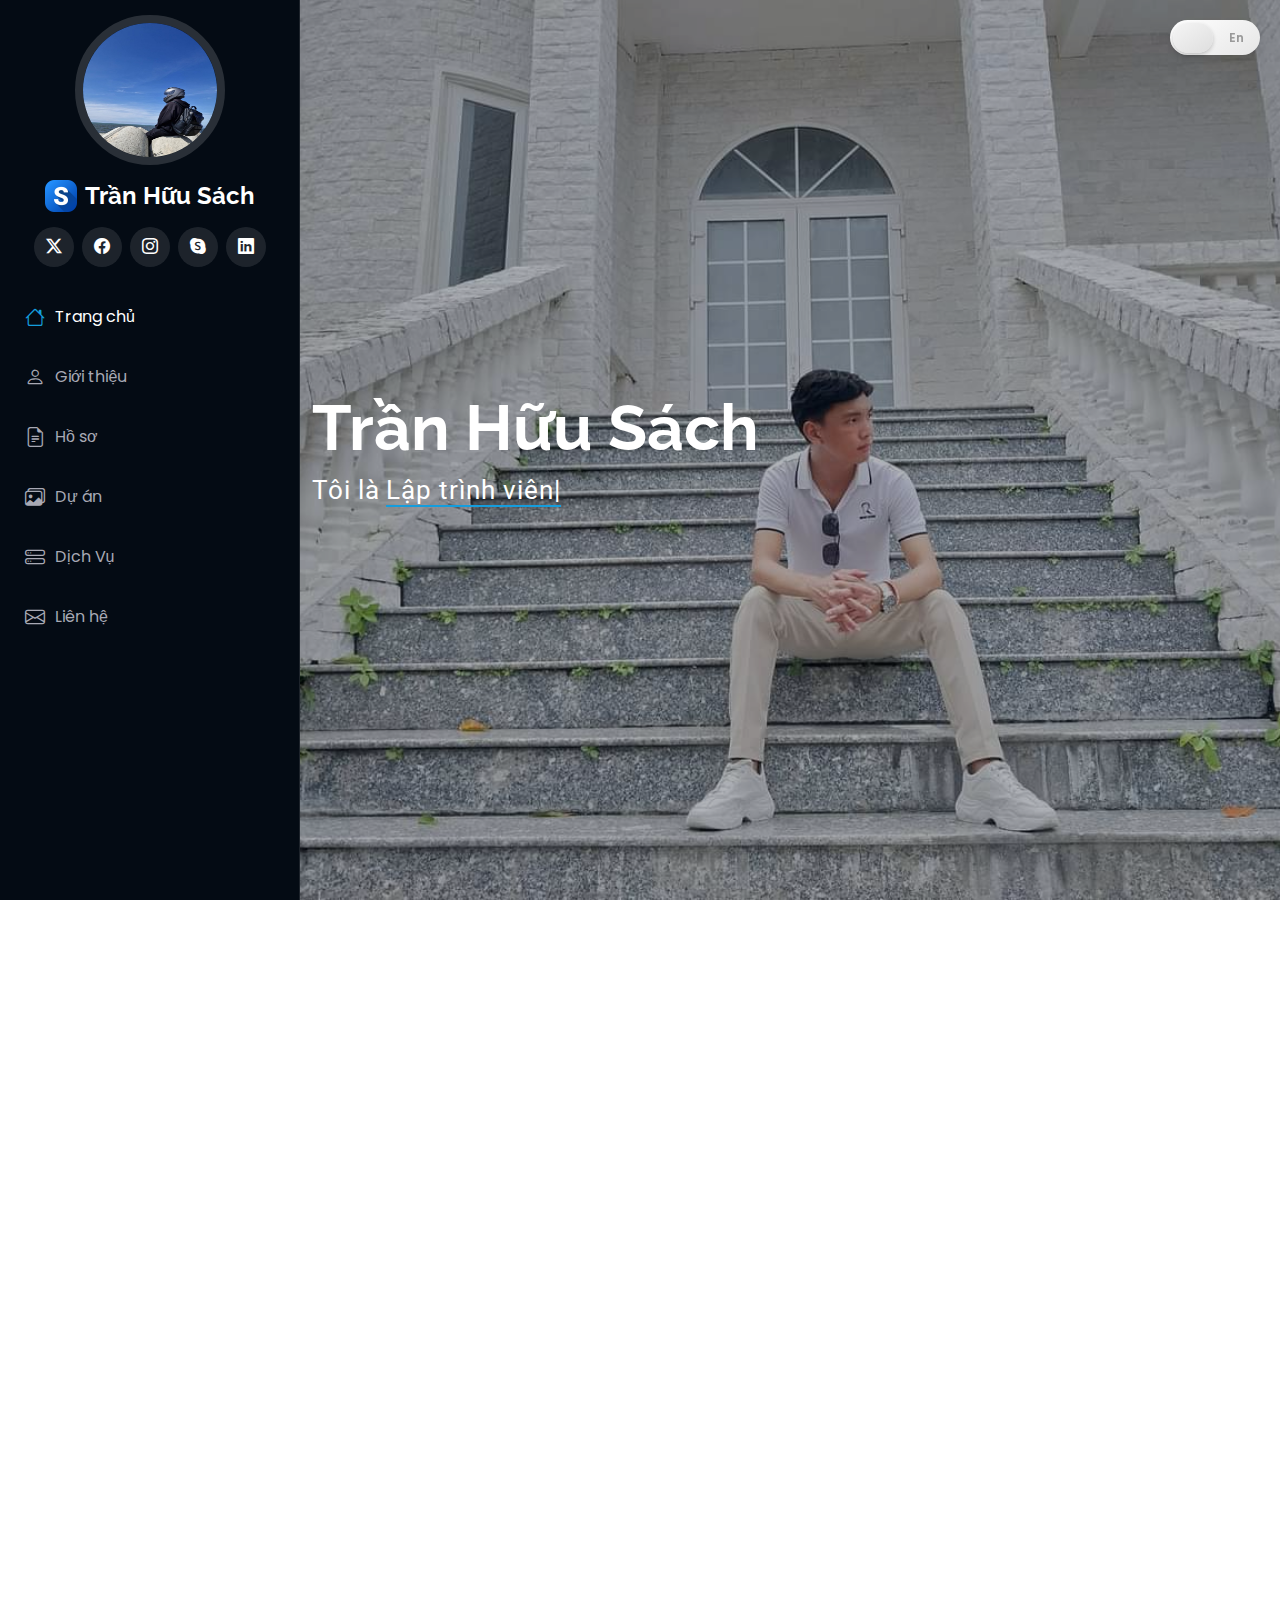
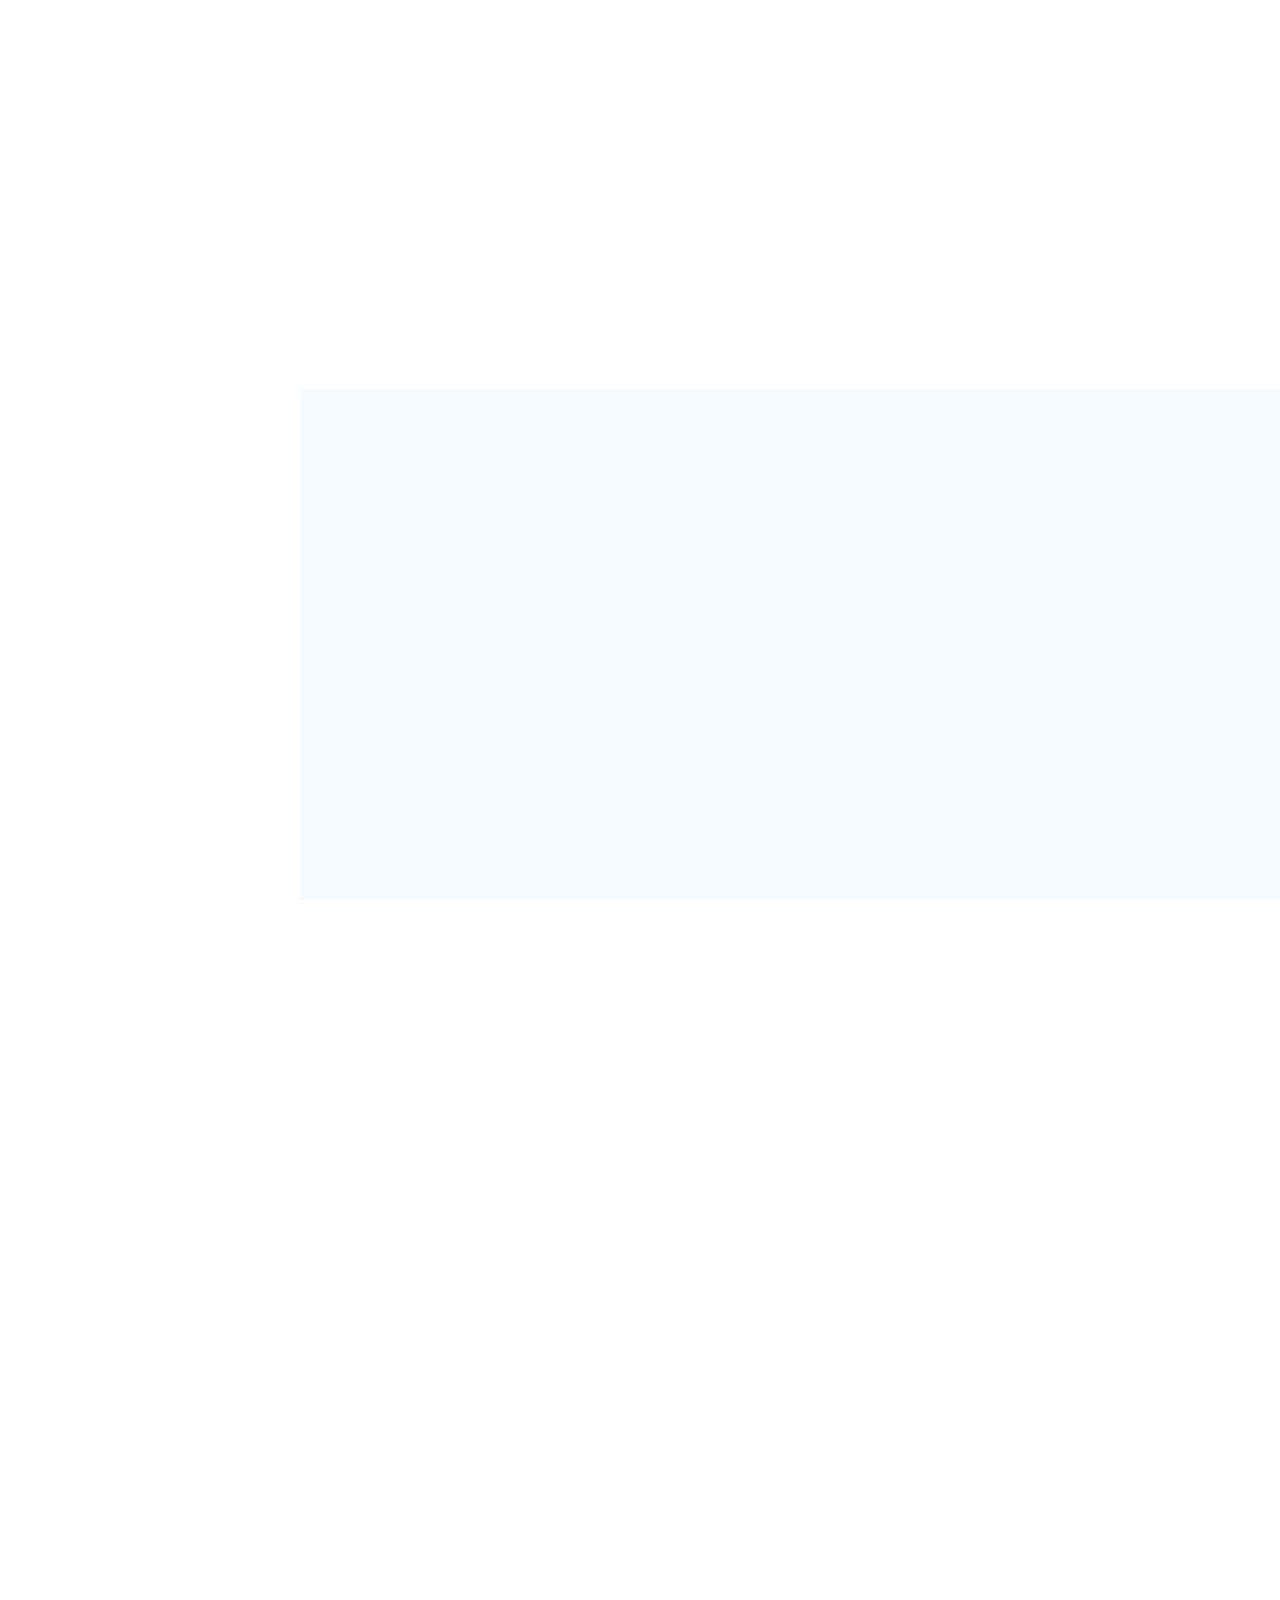
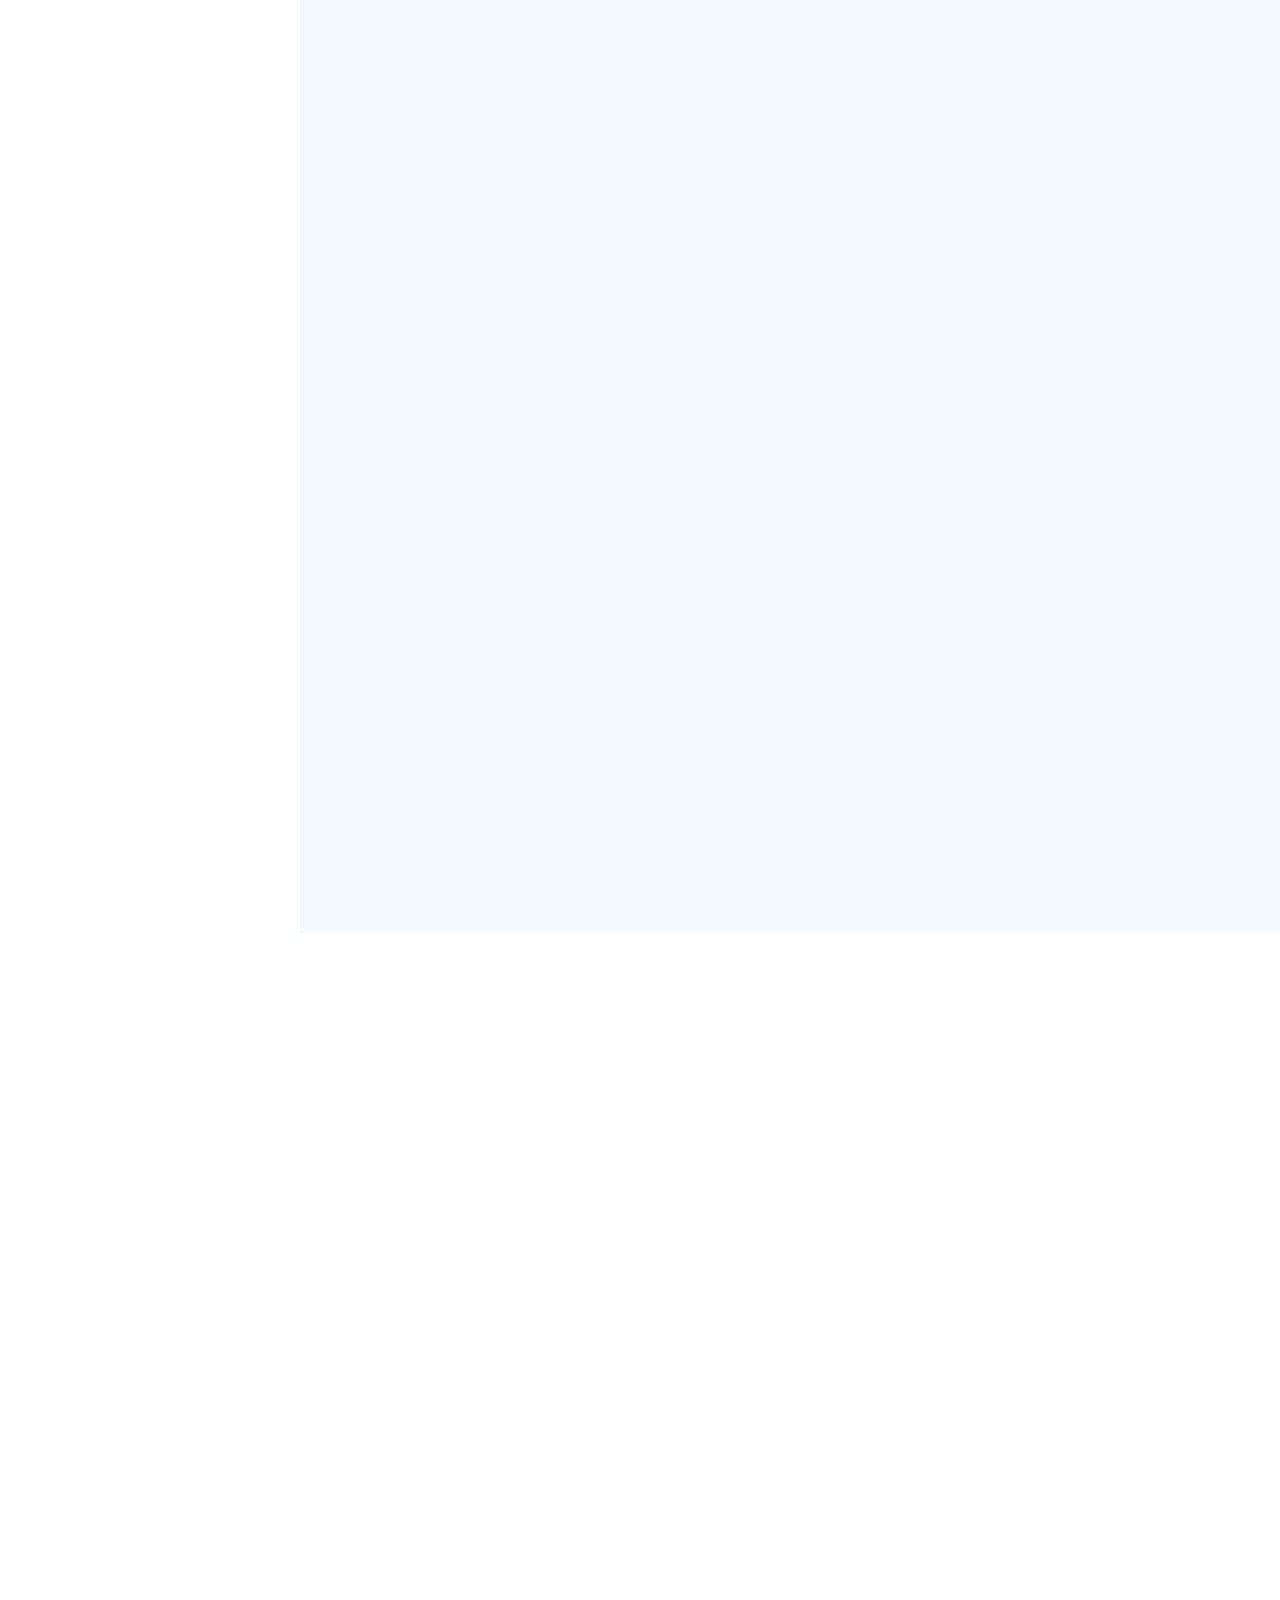
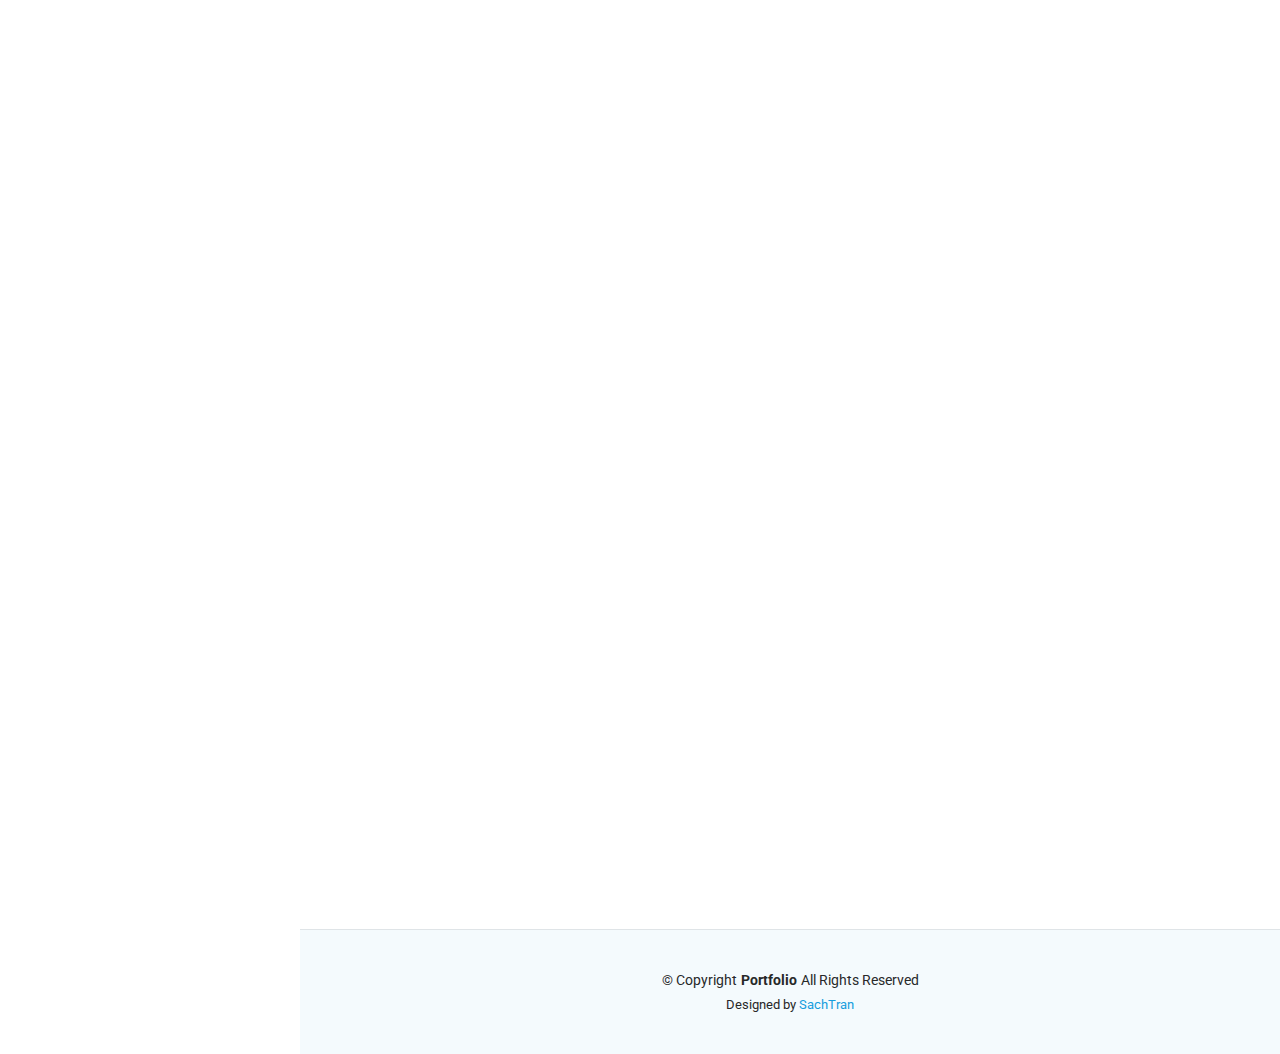
<file: index.html>
<!DOCTYPE html>
<html lang="en">

<head>
  <meta charset="utf-8">
  <meta content="width=device-width, initial-scale=1.0" name="viewport">
  <title>Sach Tran - iPortfolio</title>
  <meta content="" name="description">
  <meta content="" name="keywords">

  <!-- Favicons -->
  <link href="./custom/img/favicon.png" rel="icon">
  <link href="./custom/img/apple-touch-icon.png" rel="apple-touch-icon">

  <!-- Fonts -->
  <link href="https://fonts.googleapis.com" rel="preconnect">
  <link href="https://fonts.gstatic.com" rel="preconnect" crossorigin>
  <link
    href="https://fonts.googleapis.com/css2?family=Roboto:ital,wght@0,100;0,300;0,400;0,500;0,700;0,900;1,100;1,300;1,400;1,500;1,700;1,900&family=Poppins:ital,wght@0,100;0,200;0,300;0,400;0,500;0,600;0,700;0,800;0,900;1,100;1,200;1,300;1,400;1,500;1,600;1,700;1,800;1,900&family=Raleway:ital,wght@0,100;0,200;0,300;0,400;0,500;0,600;0,700;0,800;0,900;1,100;1,200;1,300;1,400;1,500;1,600;1,700;1,800;1,900&display=swap"
    rel="stylesheet">

  <!-- Vendor CSS Files -->
  <link href="./custom/vendor/bootstrap/css/bootstrap.min.css" rel="stylesheet">
  <link href="./custom/vendor/bootstrap-icons/bootstrap-icons.css" rel="stylesheet">
  <link href="./custom/vendor/aos/aos.css" rel="stylesheet">
  <link href="./custom/vendor/glightbox/css/glightbox.min.css" rel="stylesheet">
  <link href="./custom/vendor/swiper/swiper-bundle.min.css" rel="stylesheet">

  <!-- Main CSS File -->
  <link href="./custom/css/main.css" rel="stylesheet">
  <link href="./css/main.css" rel="stylesheet">
</head>

<body class="index-page">

  <!-- Header section with a dark background and flexible column layout -->
  <header id="header" class="header dark-background d-flex flex-column">

    <!-- Menu toggle icon for mobile view -->
    <i class="header-toggle d-xl-none bi bi-list"></i>

    <!-- Profile image -->
    <div class="profile-img">
      <img src="./img/pic3.jpg" alt="" style="width: 150px; height: 150px;" class="img-fluid rounded-circle">
    </div>

    <!-- Website logo and site name -->
    <a href="index.html" class="logo d-flex align-items-center justify-content-center">
      <img src="./img/logo.png" alt="">
      <h1 class="sitename" id="sitename-txt">Trần Hữu Sách</h1>
    </a>

    <!-- Social media links with icons, centered and open in a new tab -->
    <div class="social-links text-center">
      <a href="#" class="twitter" target="_blank"><i class="bi bi-twitter-x"></i></a>
      <a href="#" class="facebook" target="_blank"><i class="bi bi-facebook"></i></a>
      <a href="#" class="instagram" target="_blank"><i class="bi bi-instagram"></i></a>
      <a href="#" class="google-plus" target="_blank"><i class="bi bi-skype"></i></a>
      <a href="#" class="linkedin" target="_blank"><i class="bi bi-linkedin"></i></a>
    </div>

    <!-- Navigation menu with links -->
    <nav id="navmenu" class="navmenu">
      <ul>
        <li><a href="#hero" class="active"><i class="bi bi-house navicon"></i>
            <div id="home-txt">Trang Chủ</div>
          </a></li>
        <li><a href="#about"><i class="bi bi-person navicon"></i>
            <div id="about-txt">Giới thiệu</div>
          </a></li>
        <li><a href="#resume"><i class="bi bi-file-earmark-text navicon"></i>
            <div id="resume-txt">Hồ sơ</div>
          </a></li>
        <li><a href="#portfolio"><i class="bi bi-images navicon"></i>
            <div id="portfolio-txt">Dự án</div>
          </a></li>
        <li><a href="#services"><i class="bi bi-hdd-stack navicon"></i>
            <div id="services-txt">Dịch vụ</div>
          </a></li>
        <li><a href="#contact"><i class="bi bi-envelope navicon"></i>
            <div id="contact-txt">Liên hệ</div>
          </a></li>
      </ul>
    </nav>

  </header>

  <main class="main">

    <!-- Switch Language -->
    <div class="language-switch">
      <div class="switch">
        <input type="checkbox" id="language-toggle">
        <label for="language-toggle" class="slider">
          <span class="option" data-lang="vi">Vi</span>
          <span class="option" data-lang="en">En</span>
        </label>
      </div>
    </div>

    <!-- Hero Section -->
    <section id="hero" class="hero section dark-background">

      <img src="./img/pic2.jpg" alt="" data-aos="fade-in" class="">

      <div class="container" data-aos="fade-up" data-aos-delay="100">
        <h2 id="name-txt">Trần Hữu Sách</h2>
        <p><span id="intro-txt" style="border: none;">Tôi là</span>
          <span id="typed-items" class="typed"
            data-typed-items="Lập trình viên nhúng cho IoT, Thiết kế mạch phần cứng, Phát triển Web, Phát triển App">Lập
            trình viên nhúng cho IoT</span>
          <span class="typed-cursor typed-cursor--blink" aria-hidden="true"></span>
          <span class="typed-cursor typed-cursor--blink" aria-hidden="true"></span>
        </p>
      </div>

    </section>
    <!-- /Hero Section -->

    <!-- About Section -->
    <section id="about" class="about section">

      <!-- Section Title -->
      <div class="container section-title" data-aos="fade-up">
        <h2 id="section-title">Giới thiệu</h2>
        <p id="section-txt" style="text-align: justify; line-height: 1.6;">
          Xin chào! Tôi là Trần Hữu Sách, một người đam mê Lập trình nhúng trong hệ thống IoT và Thiết kế mạch phần
          cứng. Tôi nhiệt huyết với việc tạo ra các giải pháp tự động hóa thông minh. Với nền tảng về Kỹ thuật điều
          khiển và
          Tự động hóa, tôi chuyên thiết kế và phát triển các hệ thống IoT hiệu quả, viết mã nhúng cho nhiều nền tảng
          phần cứng, và xây dựng các ứng dụng web và di động tương tác. Kinh nghiệm của tôi bao gồm làm việc với các nền
          tảng như
          Arduino, ESP32, STM32, và tích hợp cảm biến, bộ điều khiển vào các hệ thống thông minh. Tôi cũng có kinh
          nghiệm trong
          việc thiết kế mạch điện tử, đóng vai trò quan trọng trong nhiều dự án tôi tham gia.</p>
      </div>
      <!-- End Section Title -->

      <div class="container" data-aos="fade-up" data-aos-delay="100">

        <div class="row gy-4 justify-content-center">
          <div class="col-lg-4">
            <img src="./img/pic4.jpg" style="width: auto; max-height: 350px;" class="img-fluid" alt="">
          </div>
          <div class="col-lg-8 content">
            <h2 id="about-title">Lập trình viên nhúng cho IoT</h2>
            <p id="about-intro" class="fst-italic py-3">
              Trong thời gian rảnh, tôi thích khám phá công nghệ mới, giải quyết các vấn đề phức tạp và cập nhật những
              xu hướng mới nhất trong phát triển phần mềm và điện tử.
            </p>
            <div class="row">
              <div class="col-lg-6">
                <ul>
                  <li><i class="bi bi-chevron-right"></i> <strong id="birthday-txt">Ngày Sinh:</strong> <span
                      id="birthday">18/11/2001</span></li>
                  <li><i class="bi bi-chevron-right"></i> <strong id="website-txt">Website:</strong> <span
                      id="website">www.example.com</span></li>
                  <li><i class="bi bi-chevron-right"></i> <strong id="phone-txt">Di động:</strong> <span id="phone">+84
                      865 863
                      872</span></li>
                  <li><i class="bi bi-chevron-right"></i> <strong id="city-txt">Thành phố:</strong> <span id="city">TP.
                      Hồ Chí Minh, Việt Nam</span>
                  </li>
                </ul>
              </div>
              <div class="col-lg-6">
                <ul>
                  <li><i class="bi bi-chevron-right"></i> <strong id="age-txt">Tuổi:</strong> <span id="age">23</span>
                  </li>
                  <li><i class="bi bi-chevron-right"></i> <strong id="degree-txt">Bằng cấp:</strong> <span
                      id="degree">Kỹ sư</span>
                  </li>
                  <li><i class="bi bi-chevron-right"></i> <strong id="email-txt">Email:</strong> <span
                      id="email">sachtran1811@gmail.com</span>
                  </li>
                  <li><i class="bi bi-chevron-right"></i> <strong id="freelance-txt">Làm việc tự do:</strong> <span
                      id="freelance">Sẵn sàng</span></li>
                </ul>
              </div>
            </div>
            <p id="conclusion-txt" class="py-3">
              Hãy thoải mái liên hệ nếu bạn muốn hợp tác hoặc có bất kỳ câu hỏi nào!
            </p>
          </div>
        </div>

      </div>

    </section>
    <!-- /About Section -->

    <!-- Stats Section -->
    <section id="stats" class="stats section">

      <div class="container" data-aos="fade-up" data-aos-delay="100">

        <div class="row gy-4">

          <div class="col-lg-3 col-md-6">
            <div class="stats-item">
              <i class="bi bi-emoji-smile"></i>
              <span id="happy-clients" data-purecounter-start="0" data-purecounter-end="232"
                data-purecounter-duration="1" class="purecounter"></span>
              <p>
                <strong id="happy-clients-title">Khách hàng hài lòng</strong>
                <span id="happy-clients-subtitle">đạt được mong muốn</span>
              </p>
            </div>
          </div><!-- End Stats Item -->

          <div class="col-lg-3 col-md-6">
            <div class="stats-item">
              <i class="bi bi-journal-richtext"></i>
              <span id="projects" data-purecounter-start="0" data-purecounter-end="521" data-purecounter-duration="1"
                class="purecounter"></span>
              <p>
                <strong id="projects-title">Dự án</strong>
                <span id="projects-subtitle">hoàn thành xuất sắc</span>
              </p>
            </div>
          </div><!-- End Stats Item -->

          <div class="col-lg-3 col-md-6">
            <div class="stats-item">
              <i class="bi bi-headset"></i>
              <span id="hours-of-support" data-purecounter-start="0" data-purecounter-end="1453"
                data-purecounter-duration="1" class="purecounter"></span>
              <p>
                <strong id="hours-of-support-title">Thời gian hỗ trợ</strong>
                <span id="hours-of-support-subtitle">luôn đồng hành cùng bạn</span>
              </p>
            </div>
          </div><!-- End Stats Item -->

          <div class="col-lg-3 col-md-6">
            <div class="stats-item">
              <i class="bi bi-people"></i>
              <span id="hard-workers" data-purecounter-start="0" data-purecounter-end="32" data-purecounter-duration="1"
                class="purecounter"></span>
              <p>
                <strong id="hard-workers-title">Thái độ làm việc</strong>
                <span id="hard-workers-subtitle">làm việc tận tâm</span>
              </p>
            </div>
          </div><!-- End Stats Item -->

        </div>

      </div>

    </section>
    <!-- /Stats Section -->

    <!-- Skills Section -->
    <section id="skills" class="skills section light-background">

      <!-- Section Title -->
      <div class="container section-title" data-aos="fade-up">
        <h2 id="skills-title">Kỹ năng</h2>
        <p id="skills-intro">Với chuyên môn về lập trình nhúng, hệ thống IoT và thiết kế mạch phần cứng, tôi tập trung
          vào phát triển các giải pháp sáng tạo tích hợp phần cứng và phần mềm một cách liền mạch. Mục tiêu của tôi là
          mang đến các hệ thống tự động hóa thông minh, hiệu quả và đáng tin cậy, phù hợp với ứng dụng thực tế.
        </p>
      </div><!-- End Section Title -->

      <div class="container" data-aos="fade-up" data-aos-delay="100">

        <div class="row skills-content skills-animation" id="skills-list">

          <div class="col-lg-6">

            <div class="progress">
              <span class="skill"><span>Tiếng anh</span> <i class="val">50%</i></span>
              <div class="progress-bar-wrap">
                <div class="progress-bar" role="progressbar" aria-valuenow="50" aria-valuemin="0" aria-valuemax="100">
                </div>
              </div>
            </div>

            <div class="progress">
              <span class="skill"><span>Tin học văn phòng</span> <i class="val">80%</i></span>
              <div class="progress-bar-wrap">
                <div class="progress-bar" role="progressbar" aria-valuenow="80" aria-valuemin="0" aria-valuemax="100">
                </div>
              </div>
            </div>

            <div class="progress">
              <span class="skill"><span>Lập trình nhúng</span> <i class="val">75%</i></span>
              <div class="progress-bar-wrap">
                <div class="progress-bar" role="progressbar" aria-valuenow="75" aria-valuemin="0" aria-valuemax="100">
                </div>
              </div>
            </div>

          </div>

          <div class="col-lg-6">

            <div class="progress">
              <span class="skill"><span>Thiết kế mạch phần cứng</span> <i class="val">75%</i></span>
              <div class="progress-bar-wrap">
                <div class="progress-bar" role="progressbar" aria-valuenow="75" aria-valuemin="0" aria-valuemax="100">
                </div>
              </div>
            </div>

            <div class="progress">
              <span class="skill"><span>Lập trình ứng dụng di động</span> <i class="val">65%</i></span>
              <div class="progress-bar-wrap">
                <div class="progress-bar" role="progressbar" aria-valuenow="65" aria-valuemin="0" aria-valuemax="100">
                </div>
              </div>
            </div>

            <div class="progress">
              <span class="skill"><span>Lập trình web</span> <i class="val">60%</i></span>
              <div class="progress-bar-wrap">
                <div class="progress-bar" role="progressbar" aria-valuenow="60" aria-valuemin="0" aria-valuemax="100">
                </div>
              </div>
            </div>

          </div>

        </div>

      </div>

    </section>
    <!-- /Skills Section -->

    <!-- Resume Section -->
    <section id="resume" class="resume section">

      <!-- Section Title -->
      <div class="container section-title" data-aos="fade-up">
        <h2 id="resume-title">Sơ yếu lý lịch</h2>
        <p id="resume-intro">Đây là phần giới thiệu tóm tắt về bản thân và những thành tựu nổi bật của bạn trong sự
          nghiệp và học vấn.</p>
      </div><!-- End Section Title -->

      <div class="container">

        <div class="row">

          <div class="col-lg-6" data-aos="fade-up" data-aos-delay="100">
            <h3 class="resume-title">Tóm tắt</h3>

            <div class="resume-item pb-0">
              <h4>Trần Hữu Sách</h4>
              <p><em>Đam mê lập trình nhúng và thiết kế hệ thống IoT, với hơn 3 năm kinh nghiệm phát triển các giải pháp
                  tự động hóa thông minh, tích hợp phần cứng và phần mềm.</em></p>
              <ul>
                <li>TP. Hồ Chí Minh, Việt Nam</li>
                <li>(+84) 865 863 872</li>
                <li>sachtran1811@gmail.com</li>
              </ul>
            </div><!-- Edn Resume Item -->

            <h3 class="resume-title">Học vấn</h3>
            <div class="resume-item">
              <h4>Kỹ sư Tự động hóa</h4>
              <h5>2019 - 2023</h5>
              <p><em>Trường Đại học Cần thơ</em></p>
              <p>Tốt nghiệp với thành tích giỏi, chuyên ngành kỹ thuật Điều khiển và Tự động hóa.</p>
            </div><!-- Edn Resume Item -->

          </div>

          <div class="col-lg-6" data-aos="fade-up" data-aos-delay="200">
            <h3 class="resume-title">Kinh nghiệm làm việc</h3>
            <div class="resume-item">
              <h4>eProjects 2</h4>
              <h5>09/2020 - 03/2021</h5>
              <p><em>BUIT-IT, ARIZONA STATE UNIVERSITY, USAID, DOW VIET NAM</em></p>
              <ul>
                <li>Rèn luyện tư duy để giải quyết các vấn đề kỹ thuật.</li>
                <li>Hiểu được quy trình thiết kế của một sản phẩm kỹ thuật.</li>
                <li>Áp dụng kiến ​​thức đã học vào một dự án thực tế.</li>
                <li>Quản lý thời gian hiệu quả.</li>
                <li>Thực hành các kỹ năng làm việc nhóm.</li>
              </ul>
            </div><!-- Edn Resume Item -->
          </div>

        </div>

      </div>

    </section>
    <!-- /Resume Section -->

    <!-- Portfolio Section -->
    <section id="portfolio" class="portfolio section light-background">

      <!-- Section Title -->
      <div class="container section-title" data-aos="fade-up">
        <h2 id="portfolio-title">Giới thiệu dự án</h2>
        <p id="portfolio-content">Tôi đã thực hiện nhiều dự án nổi bật như Vườn Thông Minh, Hệ thống giám sát HMI, và Mô
          hình Điện Gió, mang đến các giải pháp tự động hóa thông minh và hiệu quả. Mỗi sản phẩm đều được tôi chăm chút,
          từ phần cứng đến phần mềm, nhằm đáp ứng tốt nhất nhu cầu thực tế.</p>
      </div><!-- End Section Title -->

      <div class="container">

        <div class="isotope-layout" data-default-filter="*" data-layout="masonry" data-sort="original-order">

          <ul class="portfolio-filters isotope-filters" data-aos="fade-up" data-aos-delay="100">
            <li data-filter="*" class="filter-active">All</li>
            <li data-filter=".filter-app">APP</li>
            <li data-filter=".filter-product">PCB</li>
            <li data-filter=".filter-branding">Product</li>
            <li data-filter=".filter-books">Books</li>
          </ul><!-- End Portfolio Filters -->

          <div class="row gy-4 isotope-container" data-aos="fade-up" data-aos-delay="200">

            <div class="col-lg-4 col-md-6 portfolio-item isotope-item filter-app">
              <div class="portfolio-content h-100">
                <img src="./img/project/app-1.jpg" class="img-fluid" alt="">
                <div class="portfolio-info">
                  <h4>App 1</h4>
                  <p>Lorem ipsum, dolor sit amet consectetur</p>
                  <a href="./img/project/app-1.jpg" title="App 1" data-gallery="portfolio-gallery-app"
                    class="glightbox preview-link"><i class="bi bi-zoom-in"></i></a>
                  <a href="portfolio-details.html" title="More Details" class="details-link"><i
                      class="bi bi-link-45deg"></i></a>
                </div>
              </div>
            </div><!-- End Portfolio Item -->

            <div class="col-lg-4 col-md-6 portfolio-item isotope-item filter-product">
              <div class="portfolio-content h-100">
                <img src="custom/img/portfolio/product-1.jpg" class="img-fluid" alt="">
                <div class="portfolio-info">
                  <h4>Product 1</h4>
                  <p>Lorem ipsum, dolor sit amet consectetur</p>
                  <a href="custom/img/portfolio/product-1.jpg" title="Product 1"
                    data-gallery="portfolio-gallery-product" class="glightbox preview-link"><i
                      class="bi bi-zoom-in"></i></a>
                  <a href="portfolio-details.html" title="More Details" class="details-link"><i
                      class="bi bi-link-45deg"></i></a>
                </div>
              </div>
            </div><!-- End Portfolio Item -->

            <div class="col-lg-4 col-md-6 portfolio-item isotope-item filter-branding">
              <div class="portfolio-content h-100">
                <img src="custom/img/portfolio/branding-1.jpg" class="img-fluid" alt="">
                <div class="portfolio-info">
                  <h4>Branding 1</h4>
                  <p>Lorem ipsum, dolor sit amet consectetur</p>
                  <a href="custom/img/portfolio/branding-1.jpg" title="Branding 1"
                    data-gallery="portfolio-gallery-branding" class="glightbox preview-link"><i
                      class="bi bi-zoom-in"></i></a>
                  <a href="portfolio-details.html" title="More Details" class="details-link"><i
                      class="bi bi-link-45deg"></i></a>
                </div>
              </div>
            </div><!-- End Portfolio Item -->

            <div class="col-lg-4 col-md-6 portfolio-item isotope-item filter-books">
              <div class="portfolio-content h-100">
                <img src="custom/img/portfolio/books-1.jpg" class="img-fluid" alt="">
                <div class="portfolio-info">
                  <h4>Books 1</h4>
                  <p>Lorem ipsum, dolor sit amet consectetur</p>
                  <a href="custom/img/portfolio/books-1.jpg" title="Branding 1" data-gallery="portfolio-gallery-book"
                    class="glightbox preview-link"><i class="bi bi-zoom-in"></i></a>
                  <a href="portfolio-details.html" title="More Details" class="details-link"><i
                      class="bi bi-link-45deg"></i></a>
                </div>
              </div>
            </div><!-- End Portfolio Item -->

            <div class="col-lg-4 col-md-6 portfolio-item isotope-item filter-app">
              <div class="portfolio-content h-100">
                <img src="./img/project/app-2.jpg" class="img-fluid" alt="">
                <div class="portfolio-info">
                  <h4>App 2</h4>
                  <p>Lorem ipsum, dolor sit amet consectetur</p>
                  <a href="./img/project/app-2.jpg" title="App 2" data-gallery="portfolio-gallery-app"
                    class="glightbox preview-link"><i class="bi bi-zoom-in"></i></a>
                  <a href="portfolio-details.html" title="More Details" class="details-link"><i
                      class="bi bi-link-45deg"></i></a>
                </div>
              </div>
            </div><!-- End Portfolio Item -->

            <div class="col-lg-4 col-md-6 portfolio-item isotope-item filter-product">
              <div class="portfolio-content h-100">
                <img src="custom/img/portfolio/product-2.jpg" class="img-fluid" alt="">
                <div class="portfolio-info">
                  <h4>Product 2</h4>
                  <p>Lorem ipsum, dolor sit amet consectetur</p>
                  <a href="custom/img/portfolio/product-2.jpg" title="Product 2"
                    data-gallery="portfolio-gallery-product" class="glightbox preview-link"><i
                      class="bi bi-zoom-in"></i></a>
                  <a href="portfolio-details.html" title="More Details" class="details-link"><i
                      class="bi bi-link-45deg"></i></a>
                </div>
              </div>
            </div><!-- End Portfolio Item -->

            <div class="col-lg-4 col-md-6 portfolio-item isotope-item filter-branding">
              <div class="portfolio-content h-100">
                <img src="custom/img/portfolio/branding-2.jpg" class="img-fluid" alt="">
                <div class="portfolio-info">
                  <h4>Branding 2</h4>
                  <p>Lorem ipsum, dolor sit amet consectetur</p>
                  <a href="custom/img/portfolio/branding-2.jpg" title="Branding 2"
                    data-gallery="portfolio-gallery-branding" class="glightbox preview-link"><i
                      class="bi bi-zoom-in"></i></a>
                  <a href="portfolio-details.html" title="More Details" class="details-link"><i
                      class="bi bi-link-45deg"></i></a>
                </div>
              </div>
            </div><!-- End Portfolio Item -->

            <div class="col-lg-4 col-md-6 portfolio-item isotope-item filter-books">
              <div class="portfolio-content h-100">
                <img src="custom/img/portfolio/books-2.jpg" class="img-fluid" alt="">
                <div class="portfolio-info">
                  <h4>Books 2</h4>
                  <p>Lorem ipsum, dolor sit amet consectetur</p>
                  <a href="custom/img/portfolio/books-2.jpg" title="Branding 2" data-gallery="portfolio-gallery-book"
                    class="glightbox preview-link"><i class="bi bi-zoom-in"></i></a>
                  <a href="portfolio-details.html" title="More Details" class="details-link"><i
                      class="bi bi-link-45deg"></i></a>
                </div>
              </div>
            </div><!-- End Portfolio Item -->

            <div class="col-lg-4 col-md-6 portfolio-item isotope-item filter-app">
              <div class="portfolio-content h-100">
                <img src="./img/project/app-3.jpg" class="img-fluid" alt="">
                <div class="portfolio-info">
                  <h4>App 3</h4>
                  <p>Lorem ipsum, dolor sit amet consectetur</p>
                  <a href="./img/project/app-3.jpg" title="App 3" data-gallery="portfolio-gallery-app"
                    class="glightbox preview-link"><i class="bi bi-zoom-in"></i></a>
                  <a href="portfolio-details.html" title="More Details" class="details-link"><i
                      class="bi bi-link-45deg"></i></a>
                </div>
              </div>
            </div><!-- End Portfolio Item -->

            <div class="col-lg-4 col-md-6 portfolio-item isotope-item filter-product">
              <div class="portfolio-content h-100">
                <img src="custom/img/portfolio/product-3.jpg" class="img-fluid" alt="">
                <div class="portfolio-info">
                  <h4>Product 3</h4>
                  <p>Lorem ipsum, dolor sit amet consectetur</p>
                  <a href="custom/img/portfolio/product-3.jpg" title="Product 3"
                    data-gallery="portfolio-gallery-product" class="glightbox preview-link"><i
                      class="bi bi-zoom-in"></i></a>
                  <a href="portfolio-details.html" title="More Details" class="details-link"><i
                      class="bi bi-link-45deg"></i></a>
                </div>
              </div>
            </div><!-- End Portfolio Item -->

            <div class="col-lg-4 col-md-6 portfolio-item isotope-item filter-branding">
              <div class="portfolio-content h-100">
                <img src="custom/img/portfolio/branding-3.jpg" class="img-fluid" alt="">
                <div class="portfolio-info">
                  <h4>Branding 3</h4>
                  <p>Lorem ipsum, dolor sit amet consectetur</p>
                  <a href="custom/img/portfolio/branding-3.jpg" title="Branding 2"
                    data-gallery="portfolio-gallery-branding" class="glightbox preview-link"><i
                      class="bi bi-zoom-in"></i></a>
                  <a href="portfolio-details.html" title="More Details" class="details-link"><i
                      class="bi bi-link-45deg"></i></a>
                </div>
              </div>
            </div><!-- End Portfolio Item -->

            <div class="col-lg-4 col-md-6 portfolio-item isotope-item filter-books">
              <div class="portfolio-content h-100">
                <img src="custom/img/portfolio/books-3.jpg" class="img-fluid" alt="">
                <div class="portfolio-info">
                  <h4>Books 3</h4>
                  <p>Lorem ipsum, dolor sit amet consectetur</p>
                  <a href="custom/img/portfolio/books-3.jpg" title="Branding 3" data-gallery="portfolio-gallery-book"
                    class="glightbox preview-link"><i class="bi bi-zoom-in"></i></a>
                  <a href="portfolio-details.html" title="More Details" class="details-link"><i
                      class="bi bi-link-45deg"></i></a>
                </div>
              </div>
            </div><!-- End Portfolio Item -->

          </div><!-- End Portfolio Container -->

        </div>

      </div>

    </section>
    <!-- /Portfolio Section -->

    <!-- Services Section -->
    <section id="services" class="services section">

      <!-- Section Title -->
      <div class="container section-title" data-aos="fade-up">
        <h2>Dịch vụ</h2>
        <p>Chúng tôi cung cấp dịch vụ thiết kế, lập trình và phát triển các hệ thống nhúng, IoT, ứng dụng di động, web,
          mạch điện tử và giải pháp tự động hóa công nghiệp. Với kinh nghiệm sâu rộng trong lĩnh vực công nghệ, chúng
          tôi giúp khách hàng xây dựng những sản phẩm tối ưu, hiệu suất cao, đáp ứng nhu cầu từ cá nhân đến doanh
          nghiệp. Đồng hành cùng bạn để hiện thực hóa mọi ý tưởng công nghệ!</p>
      </div><!-- End Section Title -->

      <div class="container">

        <div class="row gy-4">

          <div class="col-lg-4 col-md-6 service-item d-flex" data-aos="fade-up" data-aos-delay="100">
            <div class="icon flex-shrink-0"><i class="bi bi-motherboard"></i></div>
            <div>
              <h4 class="title"><a href="service-details.html" class="stretched-link">Lập trình nhúng</a></h4>
              <p class="description">Phát triển phần mềm nhúng cho vi điều khiển ESP32, STM32, ATMEGA, PIC16F, MSP430 và
                nhiều dòng vi điều khiển khác. Tối ưu hiệu suất, tiết kiệm năng lượng, ứng dụng trong hệ thống IoT và
                điều khiển tự động.</p>
            </div>
          </div>
          <!-- End Service Item -->

          <div class="col-lg-4 col-md-6 service-item d-flex" data-aos="fade-up" data-aos-delay="200">
            <div class="icon flex-shrink-0"><i class="bi bi-cpu"></i></div>
            <div>
              <h4 class="title"><a href="service-details.html" class="stretched-link">Thiết kế PCB</a></h4>
              <p class="description">Thiết kế mạch nguyên lý và mạch in (PCB) chuyên nghiệp. Hỗ trợ PCB nhiều lớp, tối
                ưu đường mạch, giảm nhiễu điện từ và đảm bảo hiệu suất ổn định cho hệ thống điện tử.</p>
            </div>
          </div><!-- End Service Item -->

          <div class="col-lg-4 col-md-6 service-item d-flex" data-aos="fade-up" data-aos-delay="300">
            <div class="icon flex-shrink-0"><i class="bi bi-phone"></i></div>
            <div>
              <h4 class="title"><a href="service-details.html" class="stretched-link">Lập trình App</a></h4>
              <p class="description">Phát triển ứng dụng di động cho Android & iOS, tích hợp IoT, tối ưu hiệu suất và
                giao diện thân thiện. Hỗ trợ kết nối API, điều khiển thiết bị từ xa, giám sát dữ liệu theo thời gian
                thực.</p>
            </div>
          </div><!-- End Service Item -->

          <div class="col-lg-4 col-md-6 service-item d-flex" data-aos="fade-up" data-aos-delay="400">
            <div class="icon flex-shrink-0"><i class="bi bi-globe"></i></div>
            <div>
              <h4 class="title"><a href="service-details.html" class="stretched-link">Lập trình Web</a></h4>
              <p class="description">Phát triển nền tảng web cho hệ thống IoT, cho phép thu thập dữ liệu, hiển thị thông
                tin trực quan và điều khiển thiết bị từ xa.</p>
            </div>
          </div><!-- End Service Item -->

          <div class="col-lg-4 col-md-6 service-item d-flex" data-aos="fade-up" data-aos-delay="500">
            <div class="icon flex-shrink-0"><i class="bi bi-diagram-3"></i></div>
            <div>
              <h4 class="title"><a href="service-details.html" class="stretched-link">Lập trình PLC</a></h4>
              <p class="description">Lập trình điều khiển tự động cho hệ thống công nghiệp, sử dụng PLC Siemens,
                Mitsubishi, Omron... Thiết kế giao diện SCADA, HMI, đảm bảo hiệu suất và độ ổn định cao.</p>
            </div>
          </div><!-- End Service Item -->

          <div class="col-lg-4 col-md-6 service-item d-flex" data-aos="fade-up" data-aos-delay="600">
            <div class="icon flex-shrink-0"><i class="bi bi-broadcast"></i></div>
            <div>
              <h4 class="title"><a href="service-details.html" class="stretched-link">Thiết kế hệ thống IoT</a></h4>
              <p class="description">Xây dựng hệ thống IoT kết nối thiết bị thông minh, thu thập dữ liệu, điều khiển từ
                xa, sử dụng MQTT, HTTP, WebSocket.</p>
            </div>
          </div><!-- End Service Item -->

        </div>

      </div>

    </section>
    <!-- /Services Section -->

    <!-- Contact Section -->
    <section id="contact" class="contact section">

      <!-- Section Title -->
      <div class="container section-title" data-aos="fade-up">
        <h2>Liên hệ</h2>
        <p>Hãy liên hệ với chúng tôi nếu bạn quan tâm đến việc hợp tác hoặc có bất kỳ câu hỏi nào!</p>
      </div><!-- End Section Title -->

      <div class="container" data-aos="fade-up" data-aos-delay="100">

        <div class="row gy-4">

          <div class="col-lg-5">

            <div class="info-wrap">
              <div class="info-item d-flex" data-aos="fade-up" data-aos-delay="200">
                <i class="bi bi-geo-alt flex-shrink-0"></i>
                <div>
                  <h3>Địa chỉ</h3>
                  <p>Gò Vấp, TP. Hồ Chí Minh, Việt Nam</p>
                </div>
              </div><!-- End Info Item -->

              <div class="info-item d-flex" data-aos="fade-up" data-aos-delay="300">
                <i class="bi bi-telephone flex-shrink-0"></i>
                <div>
                  <h3>Di động</h3>
                  <p>+84 865 863 872</p>
                </div>
              </div><!-- End Info Item -->

              <div class="info-item d-flex" data-aos="fade-up" data-aos-delay="400">
                <i class="bi bi-envelope flex-shrink-0"></i>
                <div>
                  <h3>Email</h3>
                  <p>sachtran1811@gmail.com</p>
                </div>
              </div><!-- End Info Item -->

              <!-- <iframe src="https://www.google.com/maps/embed?pb=!1m14!1m8!1m3!1d48389.78314118045!2d-74.006138!3d40.710059!3m2!1i1024!2i768!4f13.1!3m3!1m2!1s0x89c25a22a3bda30d%3A0xb89d1fe6bc499443!2sDowntown%20Conference%20Center!5e0!3m2!1sen!2sus!4v1676961268712!5m2!1sen!2sus" 
               frameborder="0" style="border:0; width: 100%; height: 270px;" allowfullscreen="" 
               loading="lazy" referrerpolicy="no-referrer-when-downgrade"></iframe> -->
            </div>
          </div>

          <div class="col-lg-7">
            <form action="forms/contact.php" method="post" class="php-email-form" data-aos="fade-up"
              data-aos-delay="200">
              <div class="row gy-4">

                <div class="col-md-6">
                  <label for="name-field" class="pb-2">Họ tên</label>
                  <input type="text" name="name" id="name-field" class="form-control" required="">
                </div>

                <div class="col-md-6">
                  <label for="email-field" class="pb-2">Email</label>
                  <input type="email" class="form-control" name="email" id="email-field" required="">
                </div>

                <div class="col-md-12">
                  <label for="subject-field" class="pb-2">Tiêu đề</label>
                  <input type="text" class="form-control" name="subject" id="subject-field" required="">
                </div>

                <div class="col-md-12">
                  <label for="message-field" class="pb-2">Nội dung</label>
                  <textarea class="form-control" name="message" rows="10" id="message-field" required=""></textarea>
                </div>

                <div class="col-md-12 text-center">
                  <div class="loading">Loading</div>
                  <div class="error-message"></div>
                  <div class="sent-message">Your message has been sent. Thank you!</div>

                  <button type="submit">Gửi</button>
                </div>

              </div>
            </form>
          </div><!-- End Contact Form -->

        </div>

      </div>

    </section>
    <!-- /Contact Section -->

  </main>

  <footer id="footer" class="footer position-relative light-background">

    <div class="container">
      <div class="copyright text-center ">
        <p>© <span>Copyright</span><strong class="px-1 sitename">Portfolio</strong><span>All Rights Reserved</span></p>
      </div>
      <div class="credits">
        Designed by <a href="https://bootstrapmade.com/">SachTran</a>
      </div>
    </div>

  </footer>

  <!-- Scroll Top -->
  <a href="#" id="scroll-top" class="scroll-top d-flex align-items-center justify-content-center"><i
      class="bi bi-arrow-up-short"></i></a>

  <!-- Preloader -->
  <div id="preloader"></div>

  <!-- Vendor JS Files -->
  <script src="custom/vendor/bootstrap/js/bootstrap.bundle.min.js"></script>
  <script src="custom/vendor/php-email-form/validate.js"></script>
  <script src="custom/vendor/aos/aos.js"></script>
  <script src="custom/vendor/typed.js/typed.umd.js"></script>
  <script src="custom/vendor/purecounter/purecounter_vanilla.js"></script>
  <script src="custom/vendor/waypoints/noframework.waypoints.js"></script>
  <script src="custom/vendor/glightbox/js/glightbox.min.js"></script>
  <script src="custom/vendor/imagesloaded/imagesloaded.pkgd.min.js"></script>
  <script src="custom/vendor/isotope-layout/isotope.pkgd.min.js"></script>
  <script src="custom/vendor/swiper/swiper-bundle.min.js"></script>

  <!-- Main JS File -->
  <script src="custom/js/main.js"></script>
  <script src="js/main.js"></script>

</body>

</html>
</file>
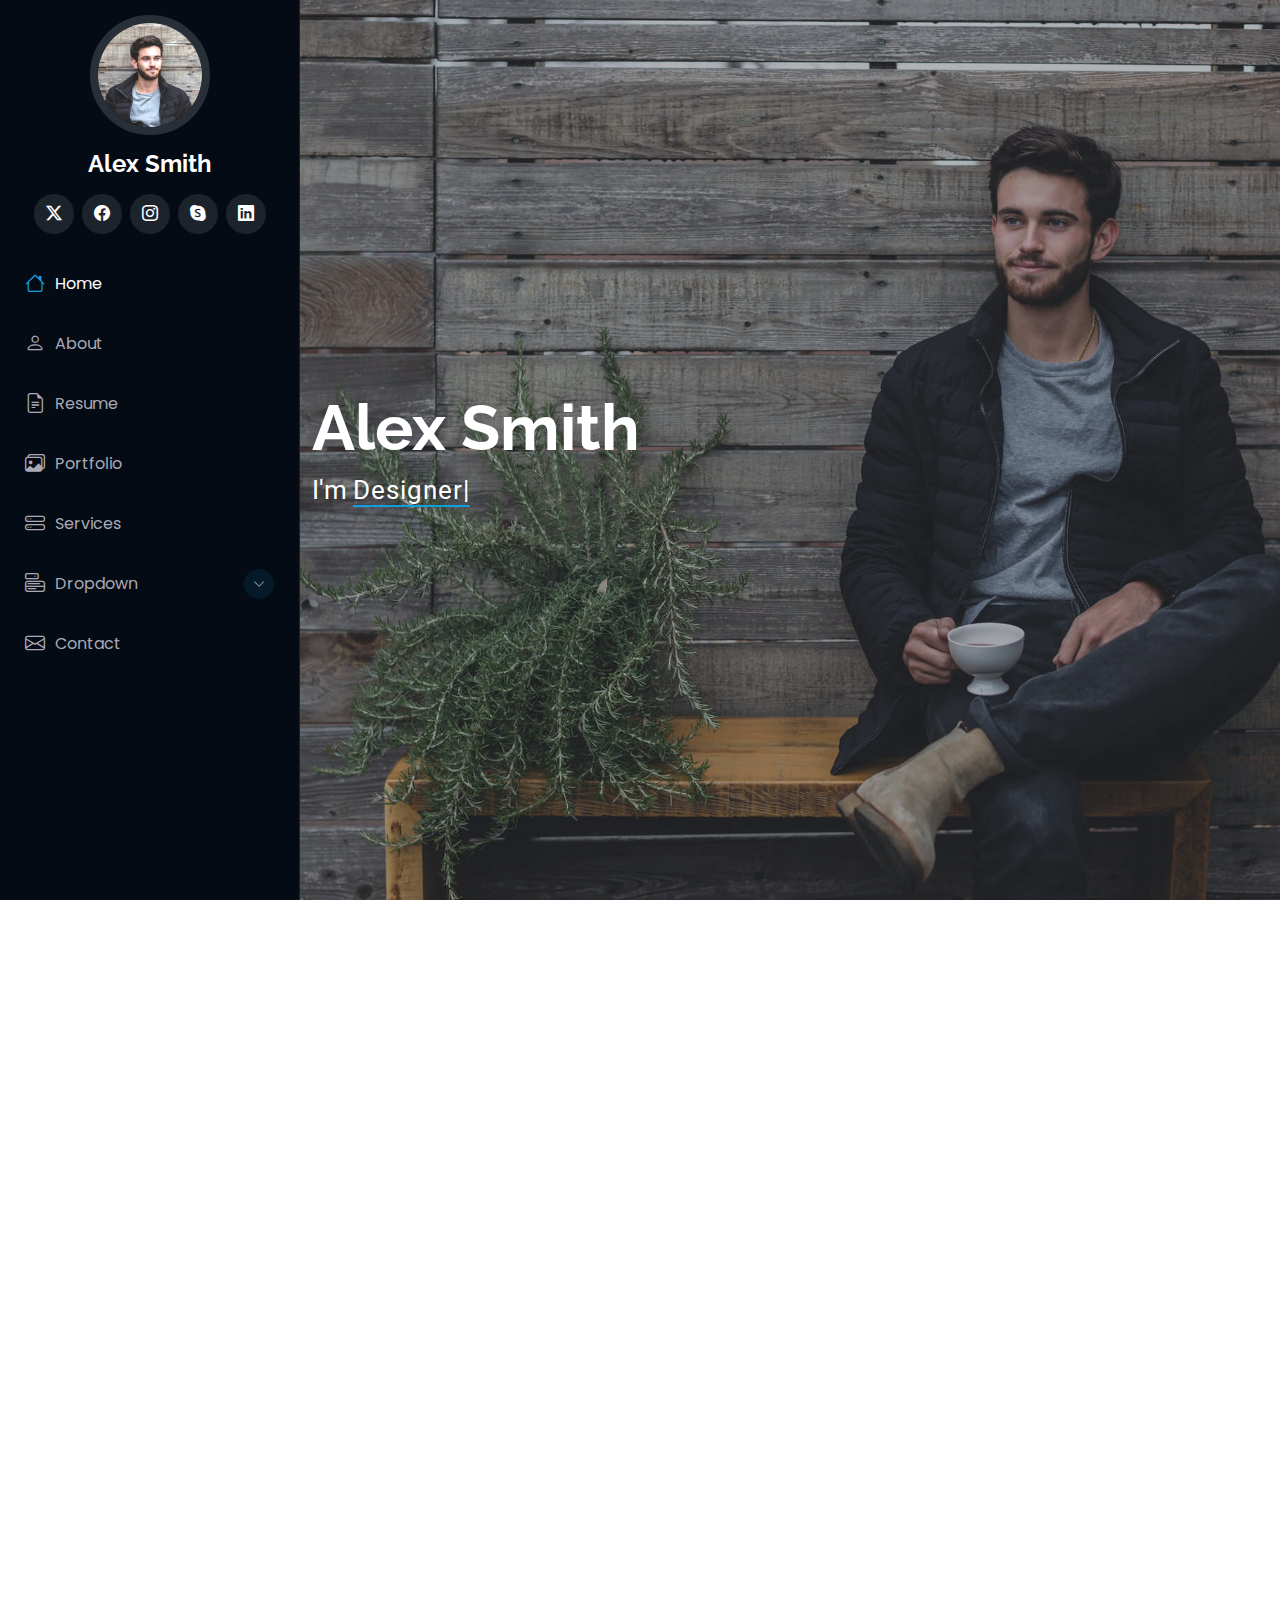
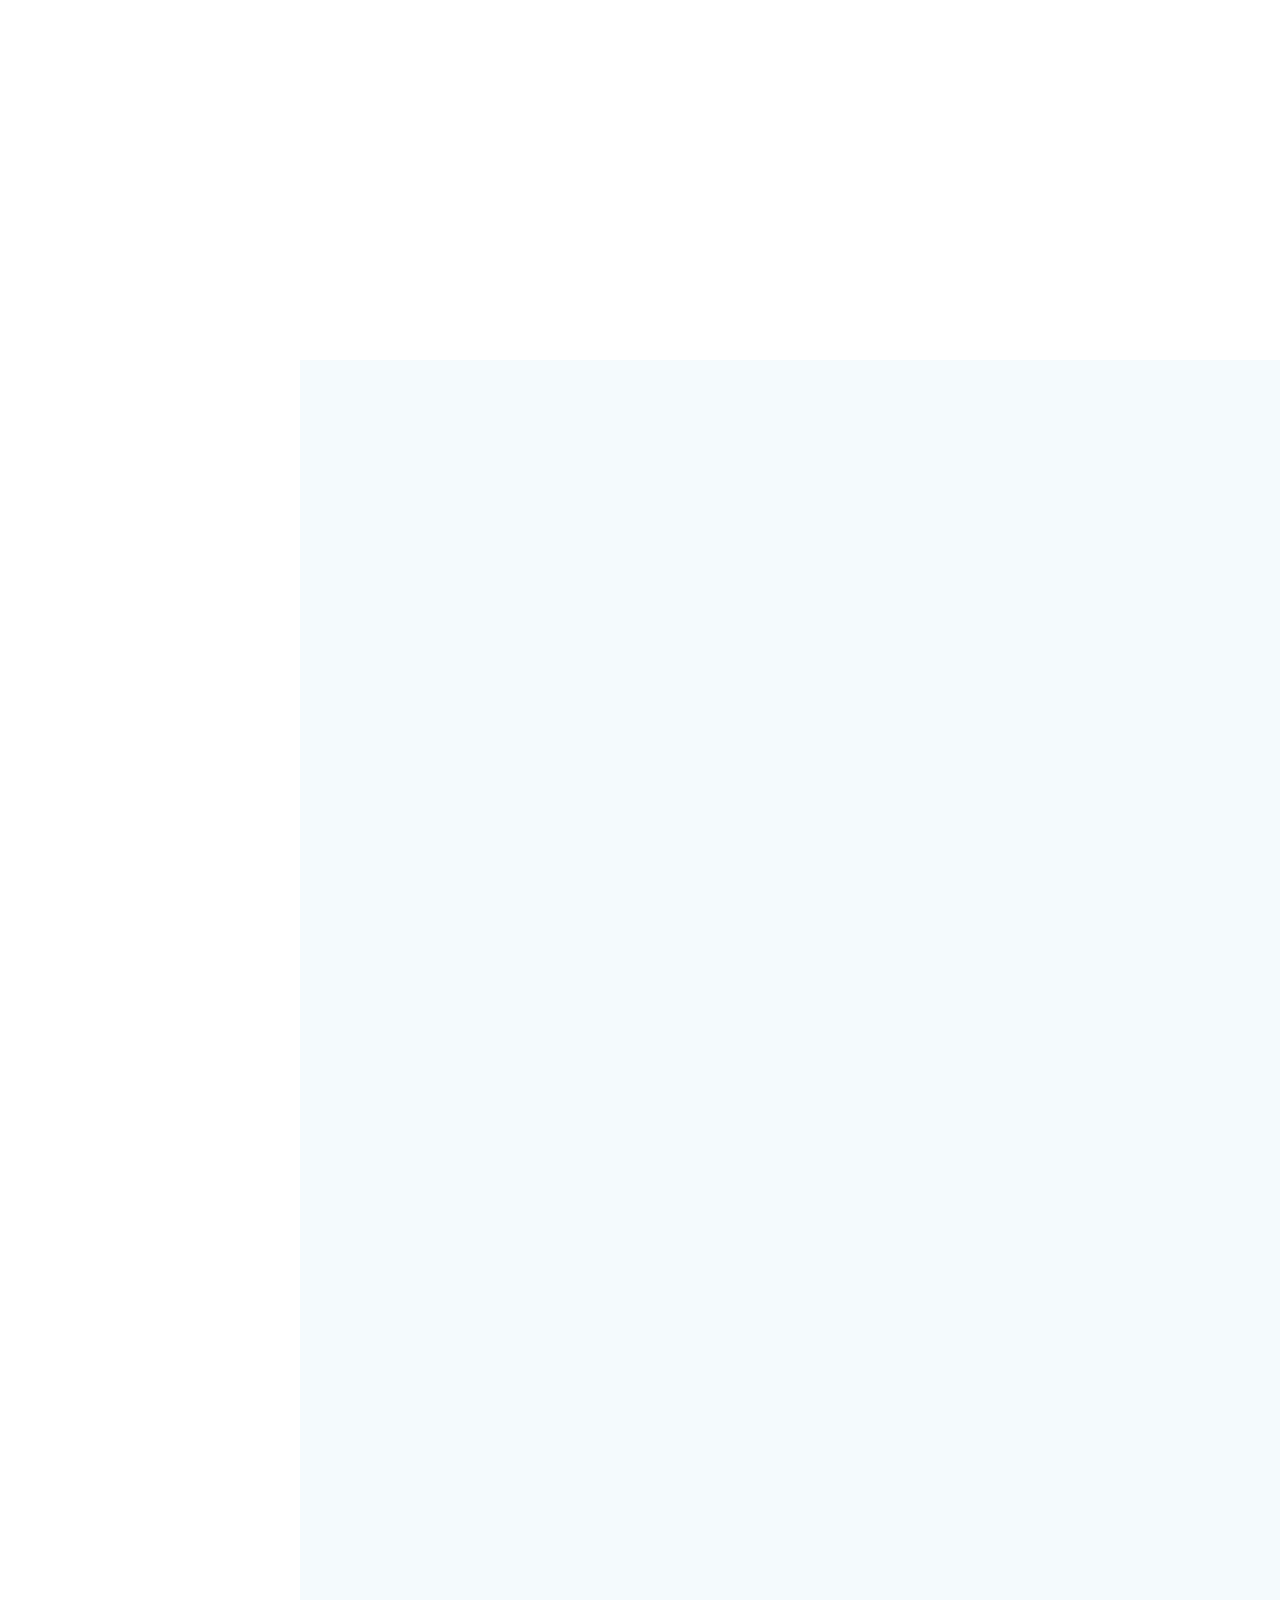
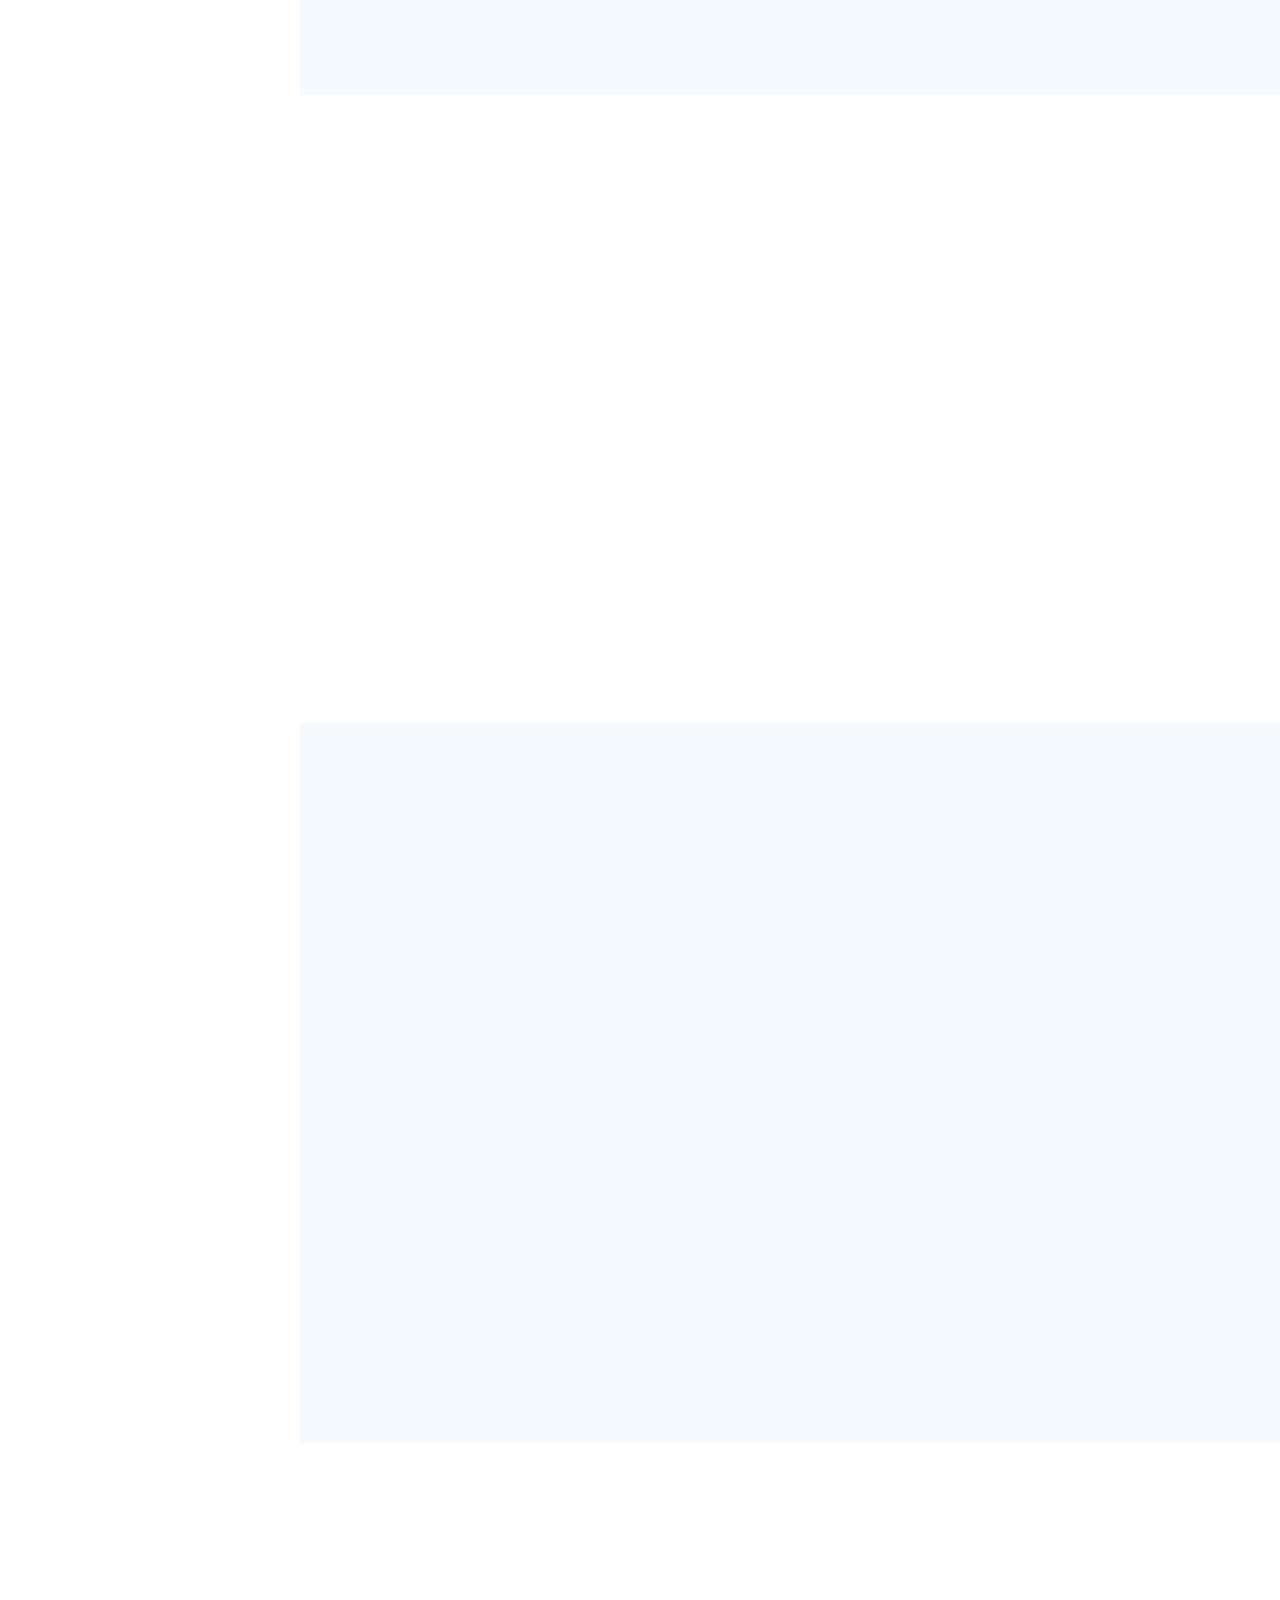
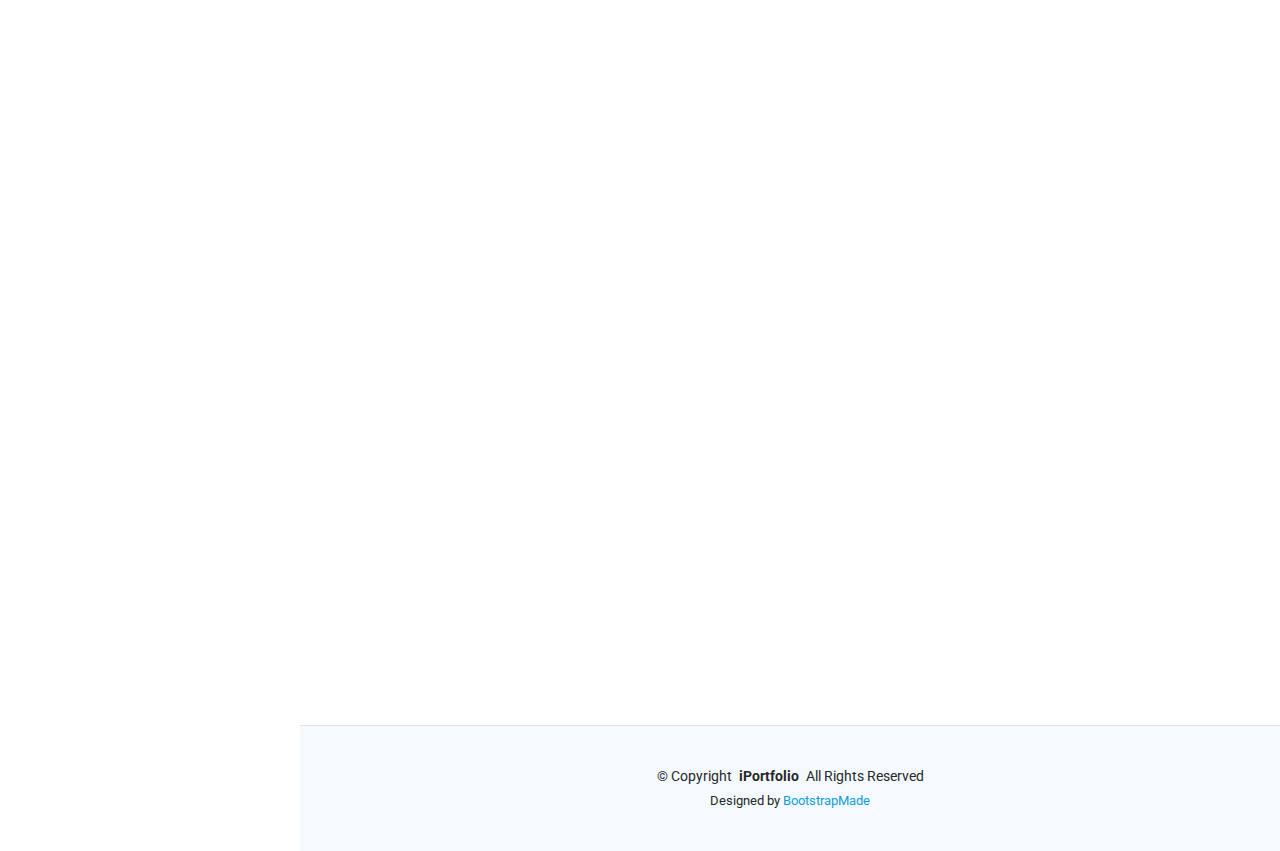
<file: template/index.html>
<!DOCTYPE html>
<html lang="en">

<head>
  <meta charset="utf-8">
  <meta content="width=device-width, initial-scale=1.0" name="viewport">
  <title>Index - iPortfolio Bootstrap Template</title>
  <meta content="" name="description">
  <meta content="" name="keywords">

  <!-- Favicons -->
  <link href="assets/img/favicon.png" rel="icon">
  <link href="assets/img/apple-touch-icon.png" rel="apple-touch-icon">

  <!-- Fonts -->
  <link href="https://fonts.googleapis.com" rel="preconnect">
  <link href="https://fonts.gstatic.com" rel="preconnect" crossorigin>
  <link href="https://fonts.googleapis.com/css2?family=Roboto:ital,wght@0,100;0,300;0,400;0,500;0,700;0,900;1,100;1,300;1,400;1,500;1,700;1,900&family=Poppins:ital,wght@0,100;0,200;0,300;0,400;0,500;0,600;0,700;0,800;0,900;1,100;1,200;1,300;1,400;1,500;1,600;1,700;1,800;1,900&family=Raleway:ital,wght@0,100;0,200;0,300;0,400;0,500;0,600;0,700;0,800;0,900;1,100;1,200;1,300;1,400;1,500;1,600;1,700;1,800;1,900&display=swap" rel="stylesheet">

  <!-- Vendor CSS Files -->
  <link href="assets/vendor/bootstrap/css/bootstrap.min.css" rel="stylesheet">
  <link href="assets/vendor/bootstrap-icons/bootstrap-icons.css" rel="stylesheet">
  <link href="assets/vendor/aos/aos.css" rel="stylesheet">
  <link href="assets/vendor/glightbox/css/glightbox.min.css" rel="stylesheet">
  <link href="assets/vendor/swiper/swiper-bundle.min.css" rel="stylesheet">

  <!-- Main CSS File -->
  <link href="assets/css/main.css" rel="stylesheet">

  <!-- =======================================================
  * Template Name: iPortfolio
  * Template URL: https://bootstrapmade.com/iportfolio-bootstrap-portfolio-websites-template/
  * Updated: Jun 29 2024 with Bootstrap v5.3.3
  * Author: BootstrapMade.com
  * License: https://bootstrapmade.com/license/
  ======================================================== -->
</head>

<body class="index-page">

  <header id="header" class="header dark-background d-flex flex-column">
    <i class="header-toggle d-xl-none bi bi-list"></i>

    <div class="profile-img">
      <img src="assets/img/my-profile-img.jpg" alt="" class="img-fluid rounded-circle">
    </div>

    <a href="index.html" class="logo d-flex align-items-center justify-content-center">
      <!-- Uncomment the line below if you also wish to use an image logo -->
      <!-- <img src="assets/img/logo.png" alt=""> -->
      <h1 class="sitename">Alex Smith</h1>
    </a>

    <div class="social-links text-center">
      <a href="#" class="twitter"><i class="bi bi-twitter-x"></i></a>
      <a href="#" class="facebook"><i class="bi bi-facebook"></i></a>
      <a href="#" class="instagram"><i class="bi bi-instagram"></i></a>
      <a href="#" class="google-plus"><i class="bi bi-skype"></i></a>
      <a href="#" class="linkedin"><i class="bi bi-linkedin"></i></a>
    </div>

    <nav id="navmenu" class="navmenu">
      <ul>
        <li><a href="#hero" class="active"><i class="bi bi-house navicon"></i>Home</a></li>
        <li><a href="#about"><i class="bi bi-person navicon"></i> About</a></li>
        <li><a href="#resume"><i class="bi bi-file-earmark-text navicon"></i> Resume</a></li>
        <li><a href="#portfolio"><i class="bi bi-images navicon"></i> Portfolio</a></li>
        <li><a href="#services"><i class="bi bi-hdd-stack navicon"></i> Services</a></li>
        <li class="dropdown"><a href="#"><i class="bi bi-menu-button navicon"></i> <span>Dropdown</span> <i class="bi bi-chevron-down toggle-dropdown"></i></a>
          <ul>
            <li><a href="#">Dropdown 1</a></li>
            <li class="dropdown"><a href="#"><span>Deep Dropdown</span> <i class="bi bi-chevron-down toggle-dropdown"></i></a>
              <ul>
                <li><a href="#">Deep Dropdown 1</a></li>
                <li><a href="#">Deep Dropdown 2</a></li>
                <li><a href="#">Deep Dropdown 3</a></li>
                <li><a href="#">Deep Dropdown 4</a></li>
                <li><a href="#">Deep Dropdown 5</a></li>
              </ul>
            </li>
            <li><a href="#">Dropdown 2</a></li>
            <li><a href="#">Dropdown 3</a></li>
            <li><a href="#">Dropdown 4</a></li>
          </ul>
        </li>
        <li><a href="#contact"><i class="bi bi-envelope navicon"></i> Contact</a></li>
      </ul>
    </nav>

  </header>

  <main class="main">

    <!-- Hero Section -->
    <section id="hero" class="hero section dark-background">

      <img src="assets/img/hero-bg.jpg" alt="" data-aos="fade-in" class="">

      <div class="container" data-aos="fade-up" data-aos-delay="100">
        <h2>Alex Smith</h2>
        <p>I'm <span class="typed" data-typed-items="Designer, Developer, Freelancer, Photographer">Designer</span><span class="typed-cursor typed-cursor--blink" aria-hidden="true"></span><span class="typed-cursor typed-cursor--blink" aria-hidden="true"></span></p>
      </div>

    </section><!-- /Hero Section -->

    <!-- About Section -->
    <section id="about" class="about section">

      <!-- Section Title -->
      <div class="container section-title" data-aos="fade-up">
        <h2>About</h2>
        <p>Magnam dolores commodi suscipit. Necessitatibus eius consequatur ex aliquid fuga eum quidem. Sit sint consectetur velit. Quisquam quos quisquam cupiditate. Et nemo qui impedit suscipit alias ea. Quia fugiat sit in iste officiis commodi quidem hic quas.</p>
      </div><!-- End Section Title -->

      <div class="container" data-aos="fade-up" data-aos-delay="100">

        <div class="row gy-4 justify-content-center">
          <div class="col-lg-4">
            <img src="assets/img/my-profile-img.jpg" class="img-fluid" alt="">
          </div>
          <div class="col-lg-8 content">
            <h2>UI/UX Designer &amp; Web Developer.</h2>
            <p class="fst-italic py-3">
              Lorem ipsum dolor sit amet, consectetur adipiscing elit, sed do eiusmod tempor incididunt ut labore et dolore
              magna aliqua.
            </p>
            <div class="row">
              <div class="col-lg-6">
                <ul>
                  <li><i class="bi bi-chevron-right"></i> <strong>Birthday:</strong> <span>1 May 1995</span></li>
                  <li><i class="bi bi-chevron-right"></i> <strong>Website:</strong> <span>www.example.com</span></li>
                  <li><i class="bi bi-chevron-right"></i> <strong>Phone:</strong> <span>+123 456 7890</span></li>
                  <li><i class="bi bi-chevron-right"></i> <strong>City:</strong> <span>New York, USA</span></li>
                </ul>
              </div>
              <div class="col-lg-6">
                <ul>
                  <li><i class="bi bi-chevron-right"></i> <strong>Age:</strong> <span>30</span></li>
                  <li><i class="bi bi-chevron-right"></i> <strong>Degree:</strong> <span>Master</span></li>
                  <li><i class="bi bi-chevron-right"></i> <strong>Email:</strong> <span>email@example.com</span></li>
                  <li><i class="bi bi-chevron-right"></i> <strong>Freelance:</strong> <span>Available</span></li>
                </ul>
              </div>
            </div>
            <p class="py-3">
              Officiis eligendi itaque labore et dolorum mollitia officiis optio vero. Quisquam sunt adipisci omnis et ut. Nulla accusantium dolor incidunt officia tempore. Et eius omnis.
              Cupiditate ut dicta maxime officiis quidem quia. Sed et consectetur qui quia repellendus itaque neque.
            </p>
          </div>
        </div>

      </div>

    </section><!-- /About Section -->

    <!-- Stats Section -->
    <section id="stats" class="stats section">

      <div class="container" data-aos="fade-up" data-aos-delay="100">

        <div class="row gy-4">

          <div class="col-lg-3 col-md-6">
            <div class="stats-item">
              <i class="bi bi-emoji-smile"></i>
              <span data-purecounter-start="0" data-purecounter-end="232" data-purecounter-duration="1" class="purecounter"></span>
              <p><strong>Happy Clients</strong> <span>consequuntur quae</span></p>
            </div>
          </div><!-- End Stats Item -->

          <div class="col-lg-3 col-md-6">
            <div class="stats-item">
              <i class="bi bi-journal-richtext"></i>
              <span data-purecounter-start="0" data-purecounter-end="521" data-purecounter-duration="1" class="purecounter"></span>
              <p><strong>Projects</strong> <span>adipisci atque cum quia aut</span></p>
            </div>
          </div><!-- End Stats Item -->

          <div class="col-lg-3 col-md-6">
            <div class="stats-item">
              <i class="bi bi-headset"></i>
              <span data-purecounter-start="0" data-purecounter-end="1453" data-purecounter-duration="1" class="purecounter"></span>
              <p><strong>Hours Of Support</strong> <span>aut commodi quaerat</span></p>
            </div>
          </div><!-- End Stats Item -->

          <div class="col-lg-3 col-md-6">
            <div class="stats-item">
              <i class="bi bi-people"></i>
              <span data-purecounter-start="0" data-purecounter-end="32" data-purecounter-duration="1" class="purecounter"></span>
              <p><strong>Hard Workers</strong> <span>rerum asperiores dolor</span></p>
            </div>
          </div><!-- End Stats Item -->

        </div>

      </div>

    </section><!-- /Stats Section -->

    <!-- Skills Section -->
    <section id="skills" class="skills section light-background">

      <!-- Section Title -->
      <div class="container section-title" data-aos="fade-up">
        <h2>Skills</h2>
        <p>Necessitatibus eius consequatur ex aliquid fuga eum quidem sint consectetur velit</p>
      </div><!-- End Section Title -->

      <div class="container" data-aos="fade-up" data-aos-delay="100">

        <div class="row skills-content skills-animation">

          <div class="col-lg-6">

            <div class="progress">
              <span class="skill"><span>HTML</span> <i class="val">100%</i></span>
              <div class="progress-bar-wrap">
                <div class="progress-bar" role="progressbar" aria-valuenow="100" aria-valuemin="0" aria-valuemax="100"></div>
              </div>
            </div><!-- End Skills Item -->

            <div class="progress">
              <span class="skill"><span>CSS</span> <i class="val">90%</i></span>
              <div class="progress-bar-wrap">
                <div class="progress-bar" role="progressbar" aria-valuenow="90" aria-valuemin="0" aria-valuemax="100"></div>
              </div>
            </div><!-- End Skills Item -->

            <div class="progress">
              <span class="skill"><span>JavaScript</span> <i class="val">75%</i></span>
              <div class="progress-bar-wrap">
                <div class="progress-bar" role="progressbar" aria-valuenow="75" aria-valuemin="0" aria-valuemax="100"></div>
              </div>
            </div><!-- End Skills Item -->

          </div>

          <div class="col-lg-6">

            <div class="progress">
              <span class="skill"><span>PHP</span> <i class="val">80%</i></span>
              <div class="progress-bar-wrap">
                <div class="progress-bar" role="progressbar" aria-valuenow="80" aria-valuemin="0" aria-valuemax="100"></div>
              </div>
            </div><!-- End Skills Item -->

            <div class="progress">
              <span class="skill"><span>WordPress/CMS</span> <i class="val">90%</i></span>
              <div class="progress-bar-wrap">
                <div class="progress-bar" role="progressbar" aria-valuenow="90" aria-valuemin="0" aria-valuemax="100"></div>
              </div>
            </div><!-- End Skills Item -->

            <div class="progress">
              <span class="skill"><span>Photoshop</span> <i class="val">55%</i></span>
              <div class="progress-bar-wrap">
                <div class="progress-bar" role="progressbar" aria-valuenow="55" aria-valuemin="0" aria-valuemax="100"></div>
              </div>
            </div><!-- End Skills Item -->

          </div>

        </div>

      </div>

    </section><!-- /Skills Section -->

    <!-- Resume Section -->
    <section id="resume" class="resume section">

      <!-- Section Title -->
      <div class="container section-title" data-aos="fade-up">
        <h2>Resume</h2>
        <p>Magnam dolores commodi suscipit. Necessitatibus eius consequatur ex aliquid fuga eum quidem. Sit sint consectetur velit. Quisquam quos quisquam cupiditate. Et nemo qui impedit suscipit alias ea. Quia fugiat sit in iste officiis commodi quidem hic quas.</p>
      </div><!-- End Section Title -->

      <div class="container">

        <div class="row">

          <div class="col-lg-6" data-aos="fade-up" data-aos-delay="100">
            <h3 class="resume-title">Sumary</h3>

            <div class="resume-item pb-0">
              <h4>Brandon Johnson</h4>
              <p><em>Innovative and deadline-driven Graphic Designer with 3+ years of experience designing and developing user-centered digital/print marketing material from initial concept to final, polished deliverable.</em></p>
              <ul>
                <li>Portland par 127,Orlando, FL</li>
                <li>(123) 456-7891</li>
                <li>alice.barkley@example.com</li>
              </ul>
            </div><!-- Edn Resume Item -->

            <h3 class="resume-title">Education</h3>
            <div class="resume-item">
              <h4>Master of Fine Arts &amp; Graphic Design</h4>
              <h5>2015 - 2016</h5>
              <p><em>Rochester Institute of Technology, Rochester, NY</em></p>
              <p>Qui deserunt veniam. Et sed aliquam labore tempore sed quisquam iusto autem sit. Ea vero voluptatum qui ut dignissimos deleniti nerada porti sand markend</p>
            </div><!-- Edn Resume Item -->

            <div class="resume-item">
              <h4>Bachelor of Fine Arts &amp; Graphic Design</h4>
              <h5>2010 - 2014</h5>
              <p><em>Rochester Institute of Technology, Rochester, NY</em></p>
              <p>Quia nobis sequi est occaecati aut. Repudiandae et iusto quae reiciendis et quis Eius vel ratione eius unde vitae rerum voluptates asperiores voluptatem Earum molestiae consequatur neque etlon sader mart dila</p>
            </div><!-- Edn Resume Item -->

          </div>

          <div class="col-lg-6" data-aos="fade-up" data-aos-delay="200">
            <h3 class="resume-title">Professional Experience</h3>
            <div class="resume-item">
              <h4>Senior graphic design specialist</h4>
              <h5>2019 - Present</h5>
              <p><em>Experion, New York, NY </em></p>
              <ul>
                <li>Lead in the design, development, and implementation of the graphic, layout, and production communication materials</li>
                <li>Delegate tasks to the 7 members of the design team and provide counsel on all aspects of the project. </li>
                <li>Supervise the assessment of all graphic materials in order to ensure quality and accuracy of the design</li>
                <li>Oversee the efficient use of production project budgets ranging from $2,000 - $25,000</li>
              </ul>
            </div><!-- Edn Resume Item -->

            <div class="resume-item">
              <h4>Graphic design specialist</h4>
              <h5>2017 - 2018</h5>
              <p><em>Stepping Stone Advertising, New York, NY</em></p>
              <ul>
                <li>Developed numerous marketing programs (logos, brochures,infographics, presentations, and advertisements).</li>
                <li>Managed up to 5 projects or tasks at a given time while under pressure</li>
                <li>Recommended and consulted with clients on the most appropriate graphic design</li>
                <li>Created 4+ design presentations and proposals a month for clients and account managers</li>
              </ul>
            </div><!-- Edn Resume Item -->

          </div>

        </div>

      </div>

    </section><!-- /Resume Section -->

    <!-- Portfolio Section -->
    <section id="portfolio" class="portfolio section light-background">

      <!-- Section Title -->
      <div class="container section-title" data-aos="fade-up">
        <h2>Portfolio</h2>
        <p>Magnam dolores commodi suscipit. Necessitatibus eius consequatur ex aliquid fuga eum quidem. Sit sint consectetur velit. Quisquam quos quisquam cupiditate. Et nemo qui impedit suscipit alias ea. Quia fugiat sit in iste officiis commodi quidem hic quas.</p>
      </div><!-- End Section Title -->

      <div class="container">

        <div class="isotope-layout" data-default-filter="*" data-layout="masonry" data-sort="original-order">

          <ul class="portfolio-filters isotope-filters" data-aos="fade-up" data-aos-delay="100">
            <li data-filter="*" class="filter-active">All</li>
            <li data-filter=".filter-app">App</li>
            <li data-filter=".filter-product">Product</li>
            <li data-filter=".filter-branding">Branding</li>
            <li data-filter=".filter-books">Books</li>
          </ul><!-- End Portfolio Filters -->

          <div class="row gy-4 isotope-container" data-aos="fade-up" data-aos-delay="200">

            <div class="col-lg-4 col-md-6 portfolio-item isotope-item filter-app">
              <div class="portfolio-content h-100">
                <img src="assets/img/portfolio/app-1.jpg" class="img-fluid" alt="">
                <div class="portfolio-info">
                  <h4>App 1</h4>
                  <p>Lorem ipsum, dolor sit amet consectetur</p>
                  <a href="assets/img/portfolio/app-1.jpg" title="App 1" data-gallery="portfolio-gallery-app" class="glightbox preview-link"><i class="bi bi-zoom-in"></i></a>
                  <a href="portfolio-details.html" title="More Details" class="details-link"><i class="bi bi-link-45deg"></i></a>
                </div>
              </div>
            </div><!-- End Portfolio Item -->

            <div class="col-lg-4 col-md-6 portfolio-item isotope-item filter-product">
              <div class="portfolio-content h-100">
                <img src="assets/img/portfolio/product-1.jpg" class="img-fluid" alt="">
                <div class="portfolio-info">
                  <h4>Product 1</h4>
                  <p>Lorem ipsum, dolor sit amet consectetur</p>
                  <a href="assets/img/portfolio/product-1.jpg" title="Product 1" data-gallery="portfolio-gallery-product" class="glightbox preview-link"><i class="bi bi-zoom-in"></i></a>
                  <a href="portfolio-details.html" title="More Details" class="details-link"><i class="bi bi-link-45deg"></i></a>
                </div>
              </div>
            </div><!-- End Portfolio Item -->

            <div class="col-lg-4 col-md-6 portfolio-item isotope-item filter-branding">
              <div class="portfolio-content h-100">
                <img src="assets/img/portfolio/branding-1.jpg" class="img-fluid" alt="">
                <div class="portfolio-info">
                  <h4>Branding 1</h4>
                  <p>Lorem ipsum, dolor sit amet consectetur</p>
                  <a href="assets/img/portfolio/branding-1.jpg" title="Branding 1" data-gallery="portfolio-gallery-branding" class="glightbox preview-link"><i class="bi bi-zoom-in"></i></a>
                  <a href="portfolio-details.html" title="More Details" class="details-link"><i class="bi bi-link-45deg"></i></a>
                </div>
              </div>
            </div><!-- End Portfolio Item -->

            <div class="col-lg-4 col-md-6 portfolio-item isotope-item filter-books">
              <div class="portfolio-content h-100">
                <img src="assets/img/portfolio/books-1.jpg" class="img-fluid" alt="">
                <div class="portfolio-info">
                  <h4>Books 1</h4>
                  <p>Lorem ipsum, dolor sit amet consectetur</p>
                  <a href="assets/img/portfolio/books-1.jpg" title="Branding 1" data-gallery="portfolio-gallery-book" class="glightbox preview-link"><i class="bi bi-zoom-in"></i></a>
                  <a href="portfolio-details.html" title="More Details" class="details-link"><i class="bi bi-link-45deg"></i></a>
                </div>
              </div>
            </div><!-- End Portfolio Item -->

            <div class="col-lg-4 col-md-6 portfolio-item isotope-item filter-app">
              <div class="portfolio-content h-100">
                <img src="assets/img/portfolio/app-2.jpg" class="img-fluid" alt="">
                <div class="portfolio-info">
                  <h4>App 2</h4>
                  <p>Lorem ipsum, dolor sit amet consectetur</p>
                  <a href="assets/img/portfolio/app-2.jpg" title="App 2" data-gallery="portfolio-gallery-app" class="glightbox preview-link"><i class="bi bi-zoom-in"></i></a>
                  <a href="portfolio-details.html" title="More Details" class="details-link"><i class="bi bi-link-45deg"></i></a>
                </div>
              </div>
            </div><!-- End Portfolio Item -->

            <div class="col-lg-4 col-md-6 portfolio-item isotope-item filter-product">
              <div class="portfolio-content h-100">
                <img src="assets/img/portfolio/product-2.jpg" class="img-fluid" alt="">
                <div class="portfolio-info">
                  <h4>Product 2</h4>
                  <p>Lorem ipsum, dolor sit amet consectetur</p>
                  <a href="assets/img/portfolio/product-2.jpg" title="Product 2" data-gallery="portfolio-gallery-product" class="glightbox preview-link"><i class="bi bi-zoom-in"></i></a>
                  <a href="portfolio-details.html" title="More Details" class="details-link"><i class="bi bi-link-45deg"></i></a>
                </div>
              </div>
            </div><!-- End Portfolio Item -->

            <div class="col-lg-4 col-md-6 portfolio-item isotope-item filter-branding">
              <div class="portfolio-content h-100">
                <img src="assets/img/portfolio/branding-2.jpg" class="img-fluid" alt="">
                <div class="portfolio-info">
                  <h4>Branding 2</h4>
                  <p>Lorem ipsum, dolor sit amet consectetur</p>
                  <a href="assets/img/portfolio/branding-2.jpg" title="Branding 2" data-gallery="portfolio-gallery-branding" class="glightbox preview-link"><i class="bi bi-zoom-in"></i></a>
                  <a href="portfolio-details.html" title="More Details" class="details-link"><i class="bi bi-link-45deg"></i></a>
                </div>
              </div>
            </div><!-- End Portfolio Item -->

            <div class="col-lg-4 col-md-6 portfolio-item isotope-item filter-books">
              <div class="portfolio-content h-100">
                <img src="assets/img/portfolio/books-2.jpg" class="img-fluid" alt="">
                <div class="portfolio-info">
                  <h4>Books 2</h4>
                  <p>Lorem ipsum, dolor sit amet consectetur</p>
                  <a href="assets/img/portfolio/books-2.jpg" title="Branding 2" data-gallery="portfolio-gallery-book" class="glightbox preview-link"><i class="bi bi-zoom-in"></i></a>
                  <a href="portfolio-details.html" title="More Details" class="details-link"><i class="bi bi-link-45deg"></i></a>
                </div>
              </div>
            </div><!-- End Portfolio Item -->

            <div class="col-lg-4 col-md-6 portfolio-item isotope-item filter-app">
              <div class="portfolio-content h-100">
                <img src="assets/img/portfolio/app-3.jpg" class="img-fluid" alt="">
                <div class="portfolio-info">
                  <h4>App 3</h4>
                  <p>Lorem ipsum, dolor sit amet consectetur</p>
                  <a href="assets/img/portfolio/app-3.jpg" title="App 3" data-gallery="portfolio-gallery-app" class="glightbox preview-link"><i class="bi bi-zoom-in"></i></a>
                  <a href="portfolio-details.html" title="More Details" class="details-link"><i class="bi bi-link-45deg"></i></a>
                </div>
              </div>
            </div><!-- End Portfolio Item -->

            <div class="col-lg-4 col-md-6 portfolio-item isotope-item filter-product">
              <div class="portfolio-content h-100">
                <img src="assets/img/portfolio/product-3.jpg" class="img-fluid" alt="">
                <div class="portfolio-info">
                  <h4>Product 3</h4>
                  <p>Lorem ipsum, dolor sit amet consectetur</p>
                  <a href="assets/img/portfolio/product-3.jpg" title="Product 3" data-gallery="portfolio-gallery-product" class="glightbox preview-link"><i class="bi bi-zoom-in"></i></a>
                  <a href="portfolio-details.html" title="More Details" class="details-link"><i class="bi bi-link-45deg"></i></a>
                </div>
              </div>
            </div><!-- End Portfolio Item -->

            <div class="col-lg-4 col-md-6 portfolio-item isotope-item filter-branding">
              <div class="portfolio-content h-100">
                <img src="assets/img/portfolio/branding-3.jpg" class="img-fluid" alt="">
                <div class="portfolio-info">
                  <h4>Branding 3</h4>
                  <p>Lorem ipsum, dolor sit amet consectetur</p>
                  <a href="assets/img/portfolio/branding-3.jpg" title="Branding 2" data-gallery="portfolio-gallery-branding" class="glightbox preview-link"><i class="bi bi-zoom-in"></i></a>
                  <a href="portfolio-details.html" title="More Details" class="details-link"><i class="bi bi-link-45deg"></i></a>
                </div>
              </div>
            </div><!-- End Portfolio Item -->

            <div class="col-lg-4 col-md-6 portfolio-item isotope-item filter-books">
              <div class="portfolio-content h-100">
                <img src="assets/img/portfolio/books-3.jpg" class="img-fluid" alt="">
                <div class="portfolio-info">
                  <h4>Books 3</h4>
                  <p>Lorem ipsum, dolor sit amet consectetur</p>
                  <a href="assets/img/portfolio/books-3.jpg" title="Branding 3" data-gallery="portfolio-gallery-book" class="glightbox preview-link"><i class="bi bi-zoom-in"></i></a>
                  <a href="portfolio-details.html" title="More Details" class="details-link"><i class="bi bi-link-45deg"></i></a>
                </div>
              </div>
            </div><!-- End Portfolio Item -->

          </div><!-- End Portfolio Container -->

        </div>

      </div>

    </section><!-- /Portfolio Section -->

    <!-- Services Section -->
    <section id="services" class="services section">

      <!-- Section Title -->
      <div class="container section-title" data-aos="fade-up">
        <h2>Services</h2>
        <p>Magnam dolores commodi suscipit. Necessitatibus eius consequatur ex aliquid fuga eum quidem. Sit sint consectetur velit. Quisquam quos quisquam cupiditate. Et nemo qui impedit suscipit alias ea. Quia fugiat sit in iste officiis commodi quidem hic quas.</p>
      </div><!-- End Section Title -->

      <div class="container">

        <div class="row gy-4">

          <div class="col-lg-4 col-md-6 service-item d-flex" data-aos="fade-up" data-aos-delay="100">
            <div class="icon flex-shrink-0"><i class="bi bi-briefcase"></i></div>
            <div>
              <h4 class="title"><a href="service-details.html" class="stretched-link">Lorem Ipsum</a></h4>
              <p class="description">Voluptatum deleniti atque corrupti quos dolores et quas molestias excepturi sint occaecati cupiditate non provident</p>
            </div>
          </div>
          <!-- End Service Item -->

          <div class="col-lg-4 col-md-6 service-item d-flex" data-aos="fade-up" data-aos-delay="200">
            <div class="icon flex-shrink-0"><i class="bi bi-card-checklist"></i></div>
            <div>
              <h4 class="title"><a href="service-details.html" class="stretched-link">Dolor Sitema</a></h4>
              <p class="description">Minim veniam, quis nostrud exercitation ullamco laboris nisi ut aliquip ex ea commodo consequat tarad limino ata</p>
            </div>
          </div><!-- End Service Item -->

          <div class="col-lg-4 col-md-6 service-item d-flex" data-aos="fade-up" data-aos-delay="300">
            <div class="icon flex-shrink-0"><i class="bi bi-bar-chart"></i></div>
            <div>
              <h4 class="title"><a href="service-details.html" class="stretched-link">Sed ut perspiciatis</a></h4>
              <p class="description">Duis aute irure dolor in reprehenderit in voluptate velit esse cillum dolore eu fugiat nulla pariatur</p>
            </div>
          </div><!-- End Service Item -->

          <div class="col-lg-4 col-md-6 service-item d-flex" data-aos="fade-up" data-aos-delay="400">
            <div class="icon flex-shrink-0"><i class="bi bi-binoculars"></i></div>
            <div>
              <h4 class="title"><a href="service-details.html" class="stretched-link">Magni Dolores</a></h4>
              <p class="description">Excepteur sint occaecat cupidatat non proident, sunt in culpa qui officia deserunt mollit anim id est laborum</p>
            </div>
          </div><!-- End Service Item -->

          <div class="col-lg-4 col-md-6 service-item d-flex" data-aos="fade-up" data-aos-delay="500">
            <div class="icon flex-shrink-0"><i class="bi bi-brightness-high"></i></div>
            <div>
              <h4 class="title"><a href="service-details.html" class="stretched-link">Nemo Enim</a></h4>
              <p class="description">At vero eos et accusamus et iusto odio dignissimos ducimus qui blanditiis praesentium voluptatum deleniti atque</p>
            </div>
          </div><!-- End Service Item -->

          <div class="col-lg-4 col-md-6 service-item d-flex" data-aos="fade-up" data-aos-delay="600">
            <div class="icon flex-shrink-0"><i class="bi bi-calendar4-week"></i></div>
            <div>
              <h4 class="title"><a href="service-details.html" class="stretched-link">Eiusmod Tempor</a></h4>
              <p class="description">Et harum quidem rerum facilis est et expedita distinctio. Nam libero tempore, cum soluta nobis est eligendi</p>
            </div>
          </div><!-- End Service Item -->

        </div>

      </div>

    </section><!-- /Services Section -->

    <!-- Testimonials Section -->
    <section id="testimonials" class="testimonials section light-background">

      <!-- Section Title -->
      <div class="container section-title" data-aos="fade-up">
        <h2>Testimonials</h2>
        <p>Necessitatibus eius consequatur ex aliquid fuga eum quidem sint consectetur velit</p>
      </div><!-- End Section Title -->

      <div class="container" data-aos="fade-up" data-aos-delay="100">

        <div class="swiper init-swiper">
          <script type="application/json" class="swiper-config">
            {
              "loop": true,
              "speed": 600,
              "autoplay": {
                "delay": 5000
              },
              "slidesPerView": "auto",
              "pagination": {
                "el": ".swiper-pagination",
                "type": "bullets",
                "clickable": true
              },
              "breakpoints": {
                "320": {
                  "slidesPerView": 1,
                  "spaceBetween": 40
                },
                "1200": {
                  "slidesPerView": 3,
                  "spaceBetween": 1
                }
              }
            }
          </script>
          <div class="swiper-wrapper">

            <div class="swiper-slide">
              <div class="testimonial-item">
                <p>
                  <i class="bi bi-quote quote-icon-left"></i>
                  <span>Proin iaculis purus consequat sem cure digni ssim donec porttitora entum suscipit rhoncus. Accusantium quam, ultricies eget id, aliquam eget nibh et. Maecen aliquam, risus at semper.</span>
                  <i class="bi bi-quote quote-icon-right"></i>
                </p>
                <img src="assets/img/testimonials/testimonials-1.jpg" class="testimonial-img" alt="">
                <h3>Saul Goodman</h3>
                <h4>Ceo &amp; Founder</h4>
              </div>
            </div><!-- End testimonial item -->

            <div class="swiper-slide">
              <div class="testimonial-item">
                <p>
                  <i class="bi bi-quote quote-icon-left"></i>
                  <span>Export tempor illum tamen malis malis eram quae irure esse labore quem cillum quid malis quorum velit fore eram velit sunt aliqua noster fugiat irure amet legam anim culpa.</span>
                  <i class="bi bi-quote quote-icon-right"></i>
                </p>
                <img src="assets/img/testimonials/testimonials-2.jpg" class="testimonial-img" alt="">
                <h3>Sara Wilsson</h3>
                <h4>Designer</h4>
              </div>
            </div><!-- End testimonial item -->

            <div class="swiper-slide">
              <div class="testimonial-item">
                <p>
                  <i class="bi bi-quote quote-icon-left"></i>
                  <span>Enim nisi quem export duis labore cillum quae magna enim sint quorum nulla quem veniam duis minim tempor labore quem eram duis noster aute amet eram fore quis sint minim.</span>
                  <i class="bi bi-quote quote-icon-right"></i>
                </p>
                <img src="assets/img/testimonials/testimonials-3.jpg" class="testimonial-img" alt="">
                <h3>Jena Karlis</h3>
                <h4>Store Owner</h4>
              </div>
            </div><!-- End testimonial item -->

            <div class="swiper-slide">
              <div class="testimonial-item">
                <p>
                  <i class="bi bi-quote quote-icon-left"></i>
                  <span>Fugiat enim eram quae cillum dolore dolor amet nulla culpa multos export minim fugiat dolor enim duis veniam ipsum anim magna sunt elit fore quem dolore labore illum veniam.</span>
                  <i class="bi bi-quote quote-icon-right"></i>
                </p>
                <img src="assets/img/testimonials/testimonials-4.jpg" class="testimonial-img" alt="">
                <h3>Matt Brandon</h3>
                <h4>Freelancer</h4>
              </div>
            </div><!-- End testimonial item -->

            <div class="swiper-slide">
              <div class="testimonial-item">
                <p>
                  <i class="bi bi-quote quote-icon-left"></i>
                  <span>Quis quorum aliqua sint quem legam fore sunt eram irure aliqua veniam tempor noster veniam sunt culpa nulla illum cillum fugiat legam esse veniam culpa fore nisi cillum quid.</span>
                  <i class="bi bi-quote quote-icon-right"></i>
                </p>
                <img src="assets/img/testimonials/testimonials-5.jpg" class="testimonial-img" alt="">
                <h3>John Larson</h3>
                <h4>Entrepreneur</h4>
              </div>
            </div><!-- End testimonial item -->

          </div>
          <div class="swiper-pagination"></div>
        </div>

      </div>

    </section><!-- /Testimonials Section -->

    <!-- Contact Section -->
    <section id="contact" class="contact section">

      <!-- Section Title -->
      <div class="container section-title" data-aos="fade-up">
        <h2>Contact</h2>
        <p>Necessitatibus eius consequatur ex aliquid fuga eum quidem sint consectetur velit</p>
      </div><!-- End Section Title -->

      <div class="container" data-aos="fade-up" data-aos-delay="100">

        <div class="row gy-4">

          <div class="col-lg-5">

            <div class="info-wrap">
              <div class="info-item d-flex" data-aos="fade-up" data-aos-delay="200">
                <i class="bi bi-geo-alt flex-shrink-0"></i>
                <div>
                  <h3>Address</h3>
                  <p>A108 Adam Street, New York, NY 535022</p>
                </div>
              </div><!-- End Info Item -->

              <div class="info-item d-flex" data-aos="fade-up" data-aos-delay="300">
                <i class="bi bi-telephone flex-shrink-0"></i>
                <div>
                  <h3>Call Us</h3>
                  <p>+1 5589 55488 55</p>
                </div>
              </div><!-- End Info Item -->

              <div class="info-item d-flex" data-aos="fade-up" data-aos-delay="400">
                <i class="bi bi-envelope flex-shrink-0"></i>
                <div>
                  <h3>Email Us</h3>
                  <p>info@example.com</p>
                </div>
              </div><!-- End Info Item -->

              <iframe src="https://www.google.com/maps/embed?pb=!1m14!1m8!1m3!1d48389.78314118045!2d-74.006138!3d40.710059!3m2!1i1024!2i768!4f13.1!3m3!1m2!1s0x89c25a22a3bda30d%3A0xb89d1fe6bc499443!2sDowntown%20Conference%20Center!5e0!3m2!1sen!2sus!4v1676961268712!5m2!1sen!2sus" frameborder="0" style="border:0; width: 100%; height: 270px;" allowfullscreen="" loading="lazy" referrerpolicy="no-referrer-when-downgrade"></iframe>
            </div>
          </div>

          <div class="col-lg-7">
            <form action="forms/contact.php" method="post" class="php-email-form" data-aos="fade-up" data-aos-delay="200">
              <div class="row gy-4">

                <div class="col-md-6">
                  <label for="name-field" class="pb-2">Your Name</label>
                  <input type="text" name="name" id="name-field" class="form-control" required="">
                </div>

                <div class="col-md-6">
                  <label for="email-field" class="pb-2">Your Email</label>
                  <input type="email" class="form-control" name="email" id="email-field" required="">
                </div>

                <div class="col-md-12">
                  <label for="subject-field" class="pb-2">Subject</label>
                  <input type="text" class="form-control" name="subject" id="subject-field" required="">
                </div>

                <div class="col-md-12">
                  <label for="message-field" class="pb-2">Message</label>
                  <textarea class="form-control" name="message" rows="10" id="message-field" required=""></textarea>
                </div>

                <div class="col-md-12 text-center">
                  <div class="loading">Loading</div>
                  <div class="error-message"></div>
                  <div class="sent-message">Your message has been sent. Thank you!</div>

                  <button type="submit">Send Message</button>
                </div>

              </div>
            </form>
          </div><!-- End Contact Form -->

        </div>

      </div>

    </section><!-- /Contact Section -->

  </main>

  <footer id="footer" class="footer position-relative light-background">

    <div class="container">
      <div class="copyright text-center ">
        <p>© <span>Copyright</span> <strong class="px-1 sitename">iPortfolio</strong> <span>All Rights Reserved</span></p>
      </div>
      <div class="credits">
        <!-- All the links in the footer should remain intact. -->
        <!-- You can delete the links only if you've purchased the pro version. -->
        <!-- Licensing information: https://bootstrapmade.com/license/ -->
        <!-- Purchase the pro version with working PHP/AJAX contact form: [buy-url] -->
        Designed by <a href="https://bootstrapmade.com/">BootstrapMade</a>
      </div>
    </div>

  </footer>

  <!-- Scroll Top -->
  <a href="#" id="scroll-top" class="scroll-top d-flex align-items-center justify-content-center"><i class="bi bi-arrow-up-short"></i></a>

  <!-- Preloader -->
  <div id="preloader"></div>

  <!-- Vendor JS Files -->
  <script src="assets/vendor/bootstrap/js/bootstrap.bundle.min.js"></script>
  <script src="assets/vendor/php-email-form/validate.js"></script>
  <script src="assets/vendor/aos/aos.js"></script>
  <script src="assets/vendor/typed.js/typed.umd.js"></script>
  <script src="assets/vendor/purecounter/purecounter_vanilla.js"></script>
  <script src="assets/vendor/waypoints/noframework.waypoints.js"></script>
  <script src="assets/vendor/glightbox/js/glightbox.min.js"></script>
  <script src="assets/vendor/imagesloaded/imagesloaded.pkgd.min.js"></script>
  <script src="assets/vendor/isotope-layout/isotope.pkgd.min.js"></script>
  <script src="assets/vendor/swiper/swiper-bundle.min.js"></script>

  <!-- Main JS File -->
  <script src="assets/js/main.js"></script>

</body>

</html>
</file>
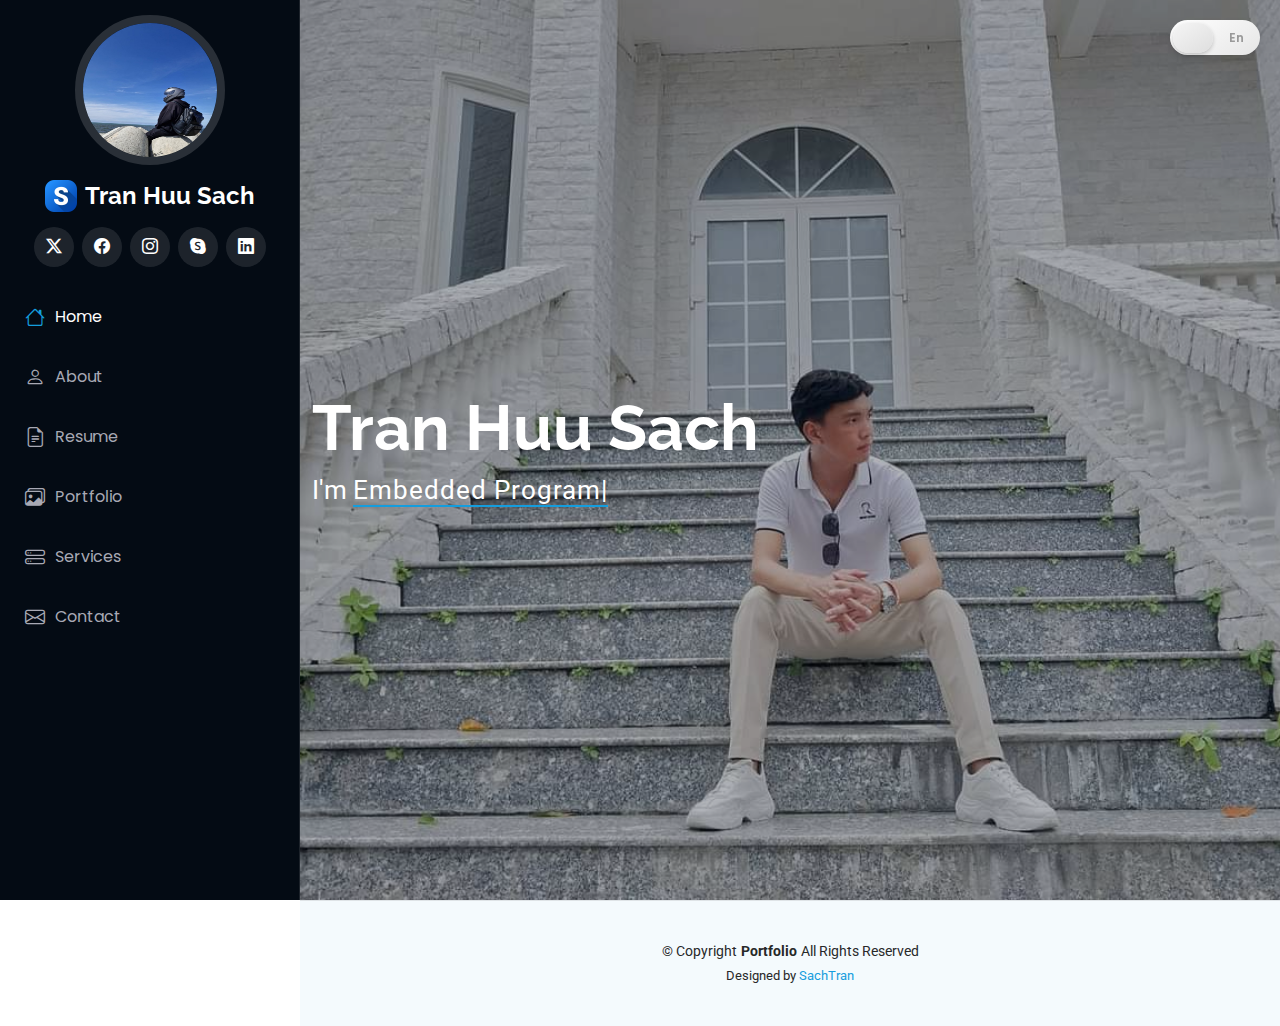
<file: index1.html>
<!DOCTYPE html>
<html lang="en">

<head>
    <meta charset="utf-8">
    <meta content="width=device-width, initial-scale=1.0" name="viewport">
    <title>Index - iPortfolio Bootstrap Template</title>
    <meta content="" name="description">
    <meta content="" name="keywords">

    <!-- Favicons -->
    <link href="custom/img/favicon.png" rel="icon">
    <link href="custom/img/apple-touch-icon.png" rel="apple-touch-icon">

    <!-- Fonts -->
    <link href="https://fonts.googleapis.com" rel="preconnect">
    <link href="https://fonts.gstatic.com" rel="preconnect" crossorigin>
    <link
        href="https://fonts.googleapis.com/css2?family=Roboto:ital,wght@0,100;0,300;0,400;0,500;0,700;0,900;1,100;1,300;1,400;1,500;1,700;1,900&family=Poppins:ital,wght@0,100;0,200;0,300;0,400;0,500;0,600;0,700;0,800;0,900;1,100;1,200;1,300;1,400;1,500;1,600;1,700;1,800;1,900&family=Raleway:ital,wght@0,100;0,200;0,300;0,400;0,500;0,600;0,700;0,800;0,900;1,100;1,200;1,300;1,400;1,500;1,600;1,700;1,800;1,900&display=swap"
        rel="stylesheet">

    <!-- Vendor CSS Files -->
    <link href="custom/vendor/bootstrap/css/bootstrap.min.css" rel="stylesheet">
    <link href="custom/vendor/bootstrap-icons/bootstrap-icons.css" rel="stylesheet">
    <link href="custom/vendor/aos/aos.css" rel="stylesheet">
    <link href="custom/vendor/glightbox/css/glightbox.min.css" rel="stylesheet">
    <link href="custom/vendor/swiper/swiper-bundle.min.css" rel="stylesheet">

    <!-- Main CSS File -->
    <link href="custom/css/main.css" rel="stylesheet">
    <link href="css/main.css" rel="stylesheet">
</head>

<body class="index-page">

    <!-- Header section with a dark background and flexible column layout -->
    <header id="header" class="header dark-background d-flex flex-column">

        <!-- Menu toggle icon for mobile view -->
        <i class="header-toggle d-xl-none bi bi-list"></i>

        <!-- Profile image -->
        <div class="profile-img">
            <img src="./img/pic3.jpg" alt="" style="width: 150px; height: 150px;" class="img-fluid rounded-circle">
        </div>

        <!-- Website logo and site name -->
        <a href="index.html" class="logo d-flex align-items-center justify-content-center">
            <img src="./img/logo.png" alt="">
            <h1 class="sitename">Tran Huu Sach</h1>
        </a>

        <!-- Social media links with icons, centered and open in a new tab -->
        <div class="social-links text-center">
            <a href="#" class="twitter" target="_blank"><i class="bi bi-twitter-x"></i></a>
            <a href="#" class="facebook" target="_blank"><i class="bi bi-facebook"></i></a>
            <a href="#" class="instagram" target="_blank"><i class="bi bi-instagram"></i></a>
            <a href="#" class="google-plus" target="_blank"><i class="bi bi-skype"></i></a>
            <a href="#" class="linkedin" target="_blank"><i class="bi bi-linkedin"></i></a>
        </div>

        <!-- Navigation menu with links -->
        <nav id="navmenu" class="navmenu">
            <ul>
                <li><a href="#hero" class="active"><i class="bi bi-house navicon"></i>Home</a></li>
                <li><a href="#about"><i class="bi bi-person navicon"></i>About</a></li>
                <li><a href="#resume"><i class="bi bi-file-earmark-text navicon"></i>Resume</a></li>
                <li><a href="#portfolio"><i class="bi bi-images navicon"></i>Portfolio</a></li>
                <li><a href="#services"><i class="bi bi-hdd-stack navicon"></i>Services</a></li>
                <!-- <li class="dropdown"><a href="#"><i class="bi bi-menu-button navicon"></i> 
          <span>Dropdown</span> 
          <i class="bi bi-chevron-down toggle-dropdown"></i></a>
          <ul>
            <li><a href="#">Dropdown 1</a></li>
            <li class="dropdown"><a href="#"><span>Deep Dropdown</span> <i class="bi bi-chevron-down toggle-dropdown"></i></a>
              <ul>
                <li><a href="#">Deep Dropdown 1</a></li>
                <li><a href="#">Deep Dropdown 2</a></li>
                <li><a href="#">Deep Dropdown 3</a></li>
                <li><a href="#">Deep Dropdown 4</a></li>
                <li><a href="#">Deep Dropdown 5</a></li>
              </ul>
            </li>
            <li><a href="#">Dropdown 2</a></li>
            <li><a href="#">Dropdown 3</a></li>
            <li><a href="#">Dropdown 4</a></li>
          </ul>
        </li> -->
                <li><a href="#contact"><i class="bi bi-envelope navicon"></i> Contact</a></li>
            </ul>
        </nav>

    </header>

    <main class="main">

        <!-- Switch Language -->
        <div class="language-switch">
            <div class="switch">
                <input type="checkbox" id="language-toggle">
                <label for="language-toggle" class="slider">
                    <span class="option" data-lang="vi">Vi</span>
                    <span class="option" data-lang="en">En</span>
                </label>
            </div>
        </div>

        <!-- Hero Section -->
        <section id="hero" class="hero section dark-background">

            <img src="./img/pic2.jpg" alt="" data-aos="fade-in" class="">

            <div class="container" data-aos="fade-up" data-aos-delay="100">
                <h2>Tran Huu Sach</h2>
                <p>I'm
                    <span class="typed"
                        data-typed-items="Embedded Programmer for IoT, Hardware Circuit Designer, Web Developer, App Developer">Embedded
                        Programmer for IoT</span>
                    <span class="typed-cursor typed-cursor--blink" aria-hidden="true"></span>
                    <span class="typed-cursor typed-cursor--blink" aria-hidden="true"></span>
                </p>
            </div>

        </section>
        <!-- /Hero Section -->


    </main>

    <footer id="footer" class="footer position-relative light-background">

        <!-- Các phần tử văn bản cần thay đổi -->
        <div id="welcome-text"></div>
        <div id="description-text"></div>
        <div class="container">
            <div class="copyright text-center ">
                <p>© <span>Copyright</span><strong class="px-1 sitename">Portfolio</strong><span>All Rights
                        Reserved</span></p>
            </div>
            <div class="credits">
                Designed by <a href="https://bootstrapmade.com/">SachTran</a>
            </div>
        </div>

    </footer>

    <!-- Scroll Top -->
    <a href="#" id="scroll-top" class="scroll-top d-flex align-items-center justify-content-center"><i
            class="bi bi-arrow-up-short"></i></a>

    <!-- Preloader -->
    <div id="preloader"></div>

    <!-- Vendor JS Files -->
    <script src="custom/vendor/bootstrap/js/bootstrap.bundle.min.js"></script>
    <script src="custom/vendor/php-email-form/validate.js"></script>
    <script src="custom/vendor/aos/aos.js"></script>
    <script src="custom/vendor/typed.js/typed.umd.js"></script>
    <script src="custom/vendor/purecounter/purecounter_vanilla.js"></script>
    <script src="custom/vendor/waypoints/noframework.waypoints.js"></script>
    <script src="custom/vendor/glightbox/js/glightbox.min.js"></script>
    <script src="custom/vendor/imagesloaded/imagesloaded.pkgd.min.js"></script>
    <script src="custom/vendor/isotope-layout/isotope.pkgd.min.js"></script>
    <script src="custom/vendor/swiper/swiper-bundle.min.js"></script>

    <!-- Main JS File -->
    <script src="custom/js/main.js"></script>
    <script src="js/main.js"></script>
</body>

</html>
</file>
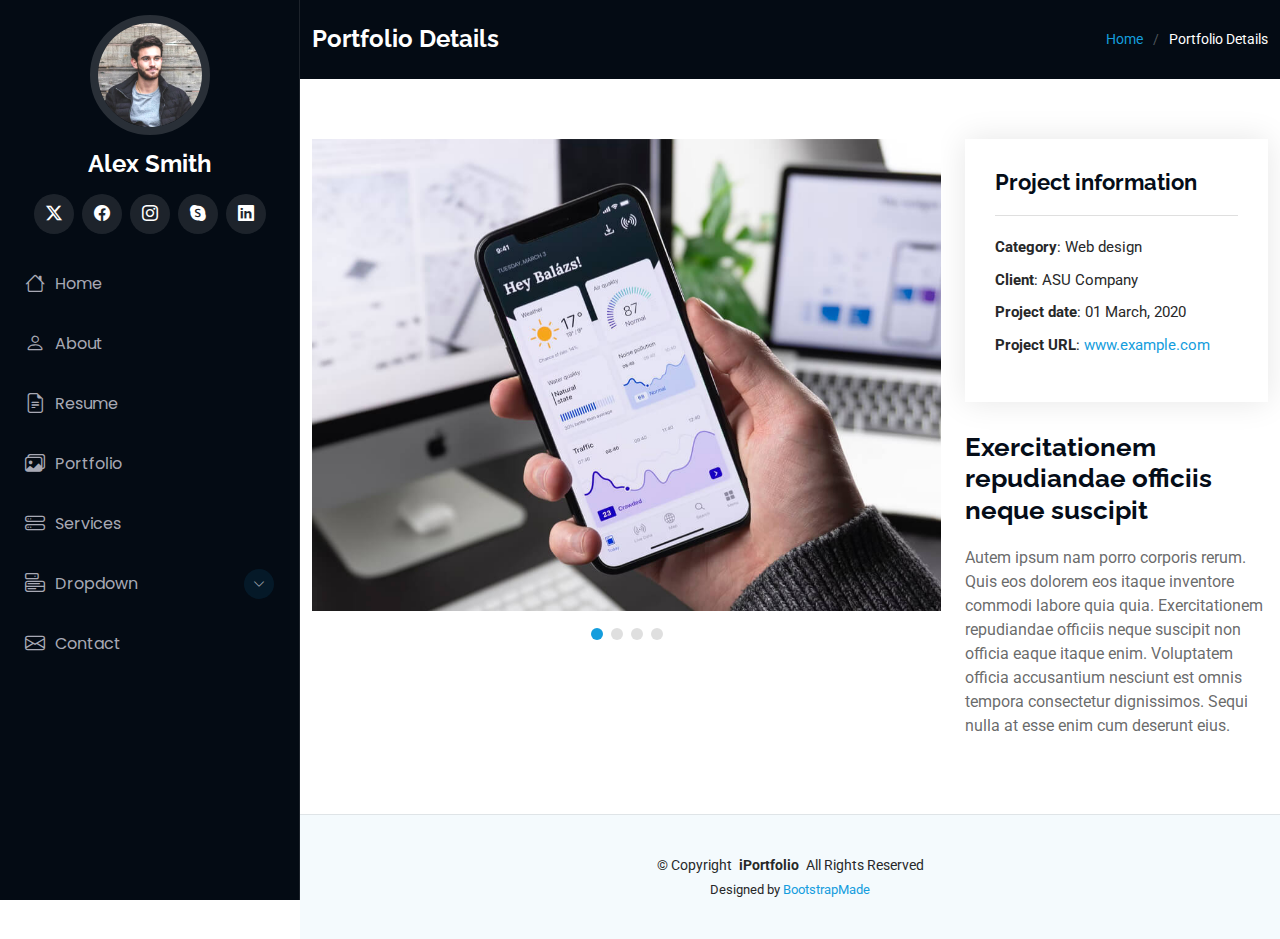
<file: template/portfolio-details.html>
<!DOCTYPE html>
<html lang="en">

<head>
  <meta charset="utf-8">
  <meta content="width=device-width, initial-scale=1.0" name="viewport">
  <title>Portfolio Details - iPortfolio Bootstrap Template</title>
  <meta content="" name="description">
  <meta content="" name="keywords">

  <!-- Favicons -->
  <link href="assets/img/favicon.png" rel="icon">
  <link href="assets/img/apple-touch-icon.png" rel="apple-touch-icon">

  <!-- Fonts -->
  <link href="https://fonts.googleapis.com" rel="preconnect">
  <link href="https://fonts.gstatic.com" rel="preconnect" crossorigin>
  <link href="https://fonts.googleapis.com/css2?family=Roboto:ital,wght@0,100;0,300;0,400;0,500;0,700;0,900;1,100;1,300;1,400;1,500;1,700;1,900&family=Poppins:ital,wght@0,100;0,200;0,300;0,400;0,500;0,600;0,700;0,800;0,900;1,100;1,200;1,300;1,400;1,500;1,600;1,700;1,800;1,900&family=Raleway:ital,wght@0,100;0,200;0,300;0,400;0,500;0,600;0,700;0,800;0,900;1,100;1,200;1,300;1,400;1,500;1,600;1,700;1,800;1,900&display=swap" rel="stylesheet">

  <!-- Vendor CSS Files -->
  <link href="assets/vendor/bootstrap/css/bootstrap.min.css" rel="stylesheet">
  <link href="assets/vendor/bootstrap-icons/bootstrap-icons.css" rel="stylesheet">
  <link href="assets/vendor/aos/aos.css" rel="stylesheet">
  <link href="assets/vendor/glightbox/css/glightbox.min.css" rel="stylesheet">
  <link href="assets/vendor/swiper/swiper-bundle.min.css" rel="stylesheet">

  <!-- Main CSS File -->
  <link href="assets/css/main.css" rel="stylesheet">

  <!-- =======================================================
  * Template Name: iPortfolio
  * Template URL: https://bootstrapmade.com/iportfolio-bootstrap-portfolio-websites-template/
  * Updated: Jun 29 2024 with Bootstrap v5.3.3
  * Author: BootstrapMade.com
  * License: https://bootstrapmade.com/license/
  ======================================================== -->
</head>

<body class="portfolio-details-page">

  <header id="header" class="header dark-background d-flex flex-column">
    <i class="header-toggle d-xl-none bi bi-list"></i>

    <div class="profile-img">
      <img src="assets/img/my-profile-img.jpg" alt="" class="img-fluid rounded-circle">
    </div>

    <a href="index.html" class="logo d-flex align-items-center justify-content-center">
      <!-- Uncomment the line below if you also wish to use an image logo -->
      <!-- <img src="assets/img/logo.png" alt=""> -->
      <h1 class="sitename">Alex Smith</h1>
    </a>

    <div class="social-links text-center">
      <a href="#" class="twitter"><i class="bi bi-twitter-x"></i></a>
      <a href="#" class="facebook"><i class="bi bi-facebook"></i></a>
      <a href="#" class="instagram"><i class="bi bi-instagram"></i></a>
      <a href="#" class="google-plus"><i class="bi bi-skype"></i></a>
      <a href="#" class="linkedin"><i class="bi bi-linkedin"></i></a>
    </div>

    <nav id="navmenu" class="navmenu">
      <ul>
        <li><a href="#hero"><i class="bi bi-house navicon"></i>Home</a></li>
        <li><a href="#about"><i class="bi bi-person navicon"></i> About</a></li>
        <li><a href="#resume"><i class="bi bi-file-earmark-text navicon"></i> Resume</a></li>
        <li><a href="#portfolio"><i class="bi bi-images navicon"></i> Portfolio</a></li>
        <li><a href="#services"><i class="bi bi-hdd-stack navicon"></i> Services</a></li>
        <li class="dropdown"><a href="#"><i class="bi bi-menu-button navicon"></i> <span>Dropdown</span> <i class="bi bi-chevron-down toggle-dropdown"></i></a>
          <ul>
            <li><a href="#">Dropdown 1</a></li>
            <li class="dropdown"><a href="#"><span>Deep Dropdown</span> <i class="bi bi-chevron-down toggle-dropdown"></i></a>
              <ul>
                <li><a href="#">Deep Dropdown 1</a></li>
                <li><a href="#">Deep Dropdown 2</a></li>
                <li><a href="#">Deep Dropdown 3</a></li>
                <li><a href="#">Deep Dropdown 4</a></li>
                <li><a href="#">Deep Dropdown 5</a></li>
              </ul>
            </li>
            <li><a href="#">Dropdown 2</a></li>
            <li><a href="#">Dropdown 3</a></li>
            <li><a href="#">Dropdown 4</a></li>
          </ul>
        </li>
        <li><a href="#contact"><i class="bi bi-envelope navicon"></i> Contact</a></li>
      </ul>
    </nav>

  </header>

  <main class="main">

    <!-- Page Title -->
    <div class="page-title dark-background">
      <div class="container d-lg-flex justify-content-between align-items-center">
        <h1 class="mb-2 mb-lg-0">Portfolio Details</h1>
        <nav class="breadcrumbs">
          <ol>
            <li><a href="index.html">Home</a></li>
            <li class="current">Portfolio Details</li>
          </ol>
        </nav>
      </div>
    </div><!-- End Page Title -->

    <!-- Portfolio Details Section -->
    <section id="portfolio-details" class="portfolio-details section">

      <div class="container" data-aos="fade-up" data-aos-delay="100">

        <div class="row gy-4">

          <div class="col-lg-8">
            <div class="portfolio-details-slider swiper init-swiper">

              <script type="application/json" class="swiper-config">
                {
                  "loop": true,
                  "speed": 600,
                  "autoplay": {
                    "delay": 5000
                  },
                  "slidesPerView": "auto",
                  "pagination": {
                    "el": ".swiper-pagination",
                    "type": "bullets",
                    "clickable": true
                  }
                }
              </script>

              <div class="swiper-wrapper align-items-center">

                <div class="swiper-slide">
                  <img src="assets/img/portfolio/app-1.jpg" alt="">
                </div>

                <div class="swiper-slide">
                  <img src="assets/img/portfolio/product-1.jpg" alt="">
                </div>

                <div class="swiper-slide">
                  <img src="assets/img/portfolio/branding-1.jpg" alt="">
                </div>

                <div class="swiper-slide">
                  <img src="assets/img/portfolio/books-1.jpg" alt="">
                </div>

              </div>
              <div class="swiper-pagination"></div>
            </div>
          </div>

          <div class="col-lg-4">
            <div class="portfolio-info" data-aos="fade-up" data-aos-delay="200">
              <h3>Project information</h3>
              <ul>
                <li><strong>Category</strong>: Web design</li>
                <li><strong>Client</strong>: ASU Company</li>
                <li><strong>Project date</strong>: 01 March, 2020</li>
                <li><strong>Project URL</strong>: <a href="#">www.example.com</a></li>
              </ul>
            </div>
            <div class="portfolio-description" data-aos="fade-up" data-aos-delay="300">
              <h2>Exercitationem repudiandae officiis neque suscipit</h2>
              <p>
                Autem ipsum nam porro corporis rerum. Quis eos dolorem eos itaque inventore commodi labore quia quia. Exercitationem repudiandae officiis neque suscipit non officia eaque itaque enim. Voluptatem officia accusantium nesciunt est omnis tempora consectetur dignissimos. Sequi nulla at esse enim cum deserunt eius.
              </p>
            </div>
          </div>

        </div>

      </div>

    </section><!-- /Portfolio Details Section -->

  </main>

  <footer id="footer" class="footer position-relative light-background">

    <div class="container">
      <div class="copyright text-center ">
        <p>© <span>Copyright</span> <strong class="px-1 sitename">iPortfolio</strong> <span>All Rights Reserved</span></p>
      </div>
      <div class="credits">
        <!-- All the links in the footer should remain intact. -->
        <!-- You can delete the links only if you've purchased the pro version. -->
        <!-- Licensing information: https://bootstrapmade.com/license/ -->
        <!-- Purchase the pro version with working PHP/AJAX contact form: [buy-url] -->
        Designed by <a href="https://bootstrapmade.com/">BootstrapMade</a>
      </div>
    </div>

  </footer>

  <!-- Scroll Top -->
  <a href="#" id="scroll-top" class="scroll-top d-flex align-items-center justify-content-center"><i class="bi bi-arrow-up-short"></i></a>

  <!-- Preloader -->
  <div id="preloader"></div>

  <!-- Vendor JS Files -->
  <script src="assets/vendor/bootstrap/js/bootstrap.bundle.min.js"></script>
  <script src="assets/vendor/php-email-form/validate.js"></script>
  <script src="assets/vendor/aos/aos.js"></script>
  <script src="assets/vendor/typed.js/typed.umd.js"></script>
  <script src="assets/vendor/purecounter/purecounter_vanilla.js"></script>
  <script src="assets/vendor/waypoints/noframework.waypoints.js"></script>
  <script src="assets/vendor/glightbox/js/glightbox.min.js"></script>
  <script src="assets/vendor/imagesloaded/imagesloaded.pkgd.min.js"></script>
  <script src="assets/vendor/isotope-layout/isotope.pkgd.min.js"></script>
  <script src="assets/vendor/swiper/swiper-bundle.min.js"></script>

  <!-- Main JS File -->
  <script src="assets/js/main.js"></script>

</body>

</html>
</file>
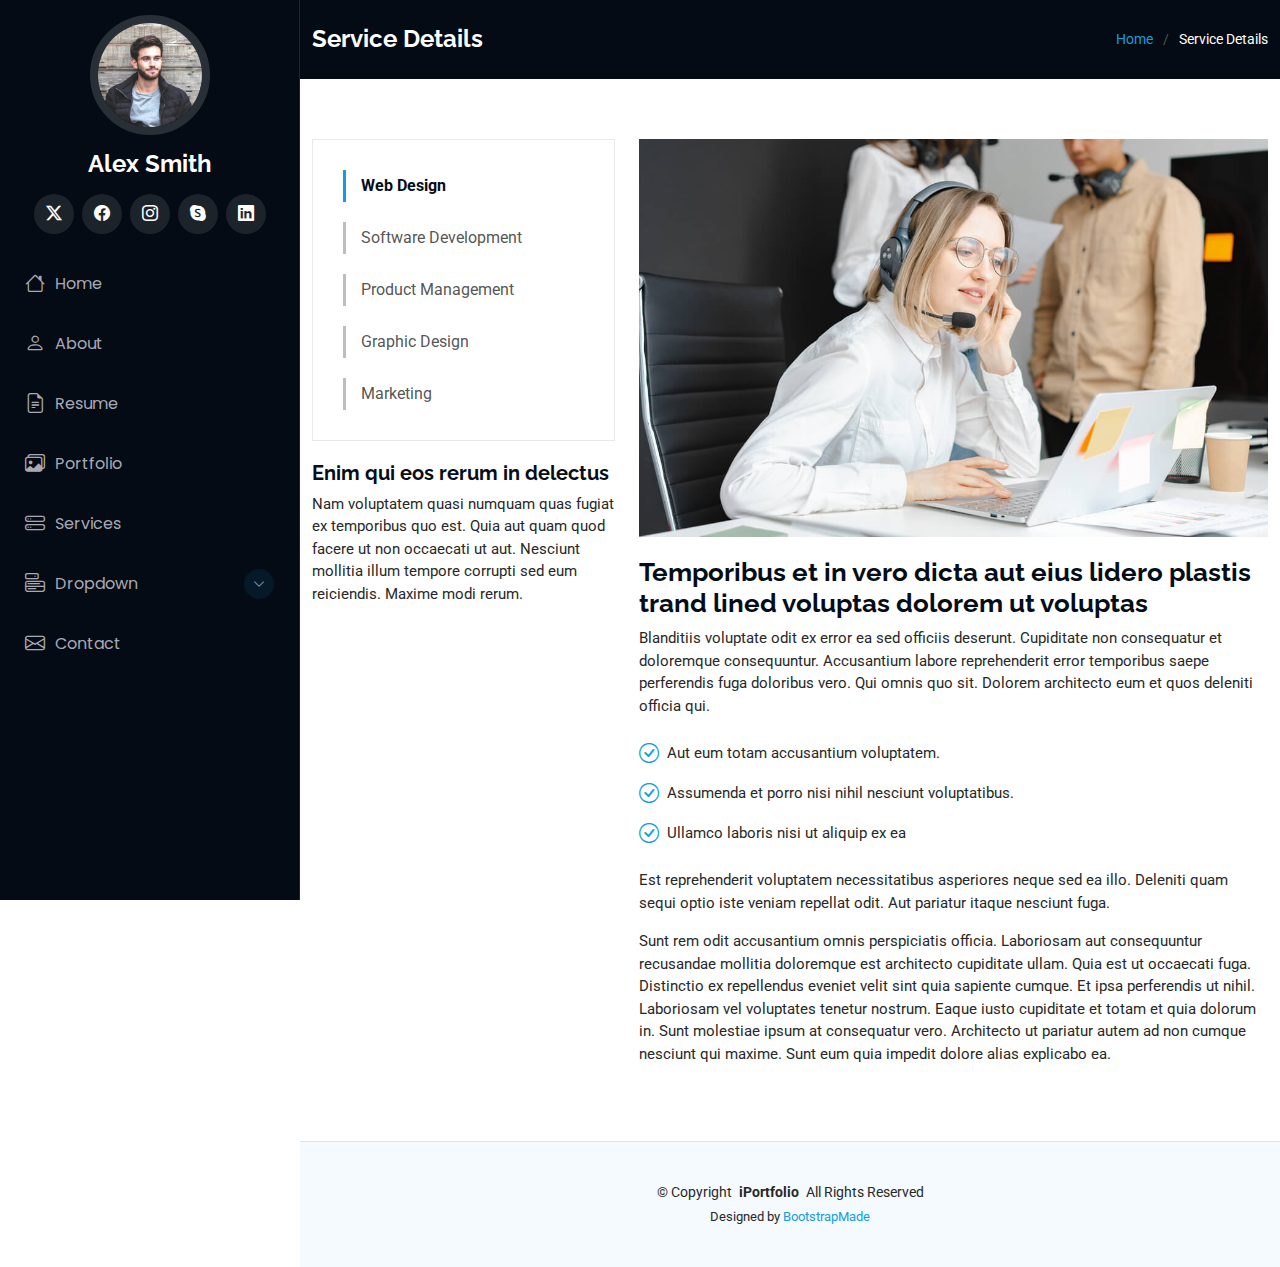
<file: template/service-details.html>
<!DOCTYPE html>
<html lang="en">

<head>
  <meta charset="utf-8">
  <meta content="width=device-width, initial-scale=1.0" name="viewport">
  <title>Service Details - iPortfolio Bootstrap Template</title>
  <meta content="" name="description">
  <meta content="" name="keywords">

  <!-- Favicons -->
  <link href="assets/img/favicon.png" rel="icon">
  <link href="assets/img/apple-touch-icon.png" rel="apple-touch-icon">

  <!-- Fonts -->
  <link href="https://fonts.googleapis.com" rel="preconnect">
  <link href="https://fonts.gstatic.com" rel="preconnect" crossorigin>
  <link href="https://fonts.googleapis.com/css2?family=Roboto:ital,wght@0,100;0,300;0,400;0,500;0,700;0,900;1,100;1,300;1,400;1,500;1,700;1,900&family=Poppins:ital,wght@0,100;0,200;0,300;0,400;0,500;0,600;0,700;0,800;0,900;1,100;1,200;1,300;1,400;1,500;1,600;1,700;1,800;1,900&family=Raleway:ital,wght@0,100;0,200;0,300;0,400;0,500;0,600;0,700;0,800;0,900;1,100;1,200;1,300;1,400;1,500;1,600;1,700;1,800;1,900&display=swap" rel="stylesheet">

  <!-- Vendor CSS Files -->
  <link href="assets/vendor/bootstrap/css/bootstrap.min.css" rel="stylesheet">
  <link href="assets/vendor/bootstrap-icons/bootstrap-icons.css" rel="stylesheet">
  <link href="assets/vendor/aos/aos.css" rel="stylesheet">
  <link href="assets/vendor/glightbox/css/glightbox.min.css" rel="stylesheet">
  <link href="assets/vendor/swiper/swiper-bundle.min.css" rel="stylesheet">

  <!-- Main CSS File -->
  <link href="assets/css/main.css" rel="stylesheet">

  <!-- =======================================================
  * Template Name: iPortfolio
  * Template URL: https://bootstrapmade.com/iportfolio-bootstrap-portfolio-websites-template/
  * Updated: Jun 29 2024 with Bootstrap v5.3.3
  * Author: BootstrapMade.com
  * License: https://bootstrapmade.com/license/
  ======================================================== -->
</head>

<body class="service-details-page">

  <header id="header" class="header dark-background d-flex flex-column">
    <i class="header-toggle d-xl-none bi bi-list"></i>

    <div class="profile-img">
      <img src="assets/img/my-profile-img.jpg" alt="" class="img-fluid rounded-circle">
    </div>

    <a href="index.html" class="logo d-flex align-items-center justify-content-center">
      <!-- Uncomment the line below if you also wish to use an image logo -->
      <!-- <img src="assets/img/logo.png" alt=""> -->
      <h1 class="sitename">Alex Smith</h1>
    </a>

    <div class="social-links text-center">
      <a href="#" class="twitter"><i class="bi bi-twitter-x"></i></a>
      <a href="#" class="facebook"><i class="bi bi-facebook"></i></a>
      <a href="#" class="instagram"><i class="bi bi-instagram"></i></a>
      <a href="#" class="google-plus"><i class="bi bi-skype"></i></a>
      <a href="#" class="linkedin"><i class="bi bi-linkedin"></i></a>
    </div>

    <nav id="navmenu" class="navmenu">
      <ul>
        <li><a href="#hero"><i class="bi bi-house navicon"></i>Home</a></li>
        <li><a href="#about"><i class="bi bi-person navicon"></i> About</a></li>
        <li><a href="#resume"><i class="bi bi-file-earmark-text navicon"></i> Resume</a></li>
        <li><a href="#portfolio"><i class="bi bi-images navicon"></i> Portfolio</a></li>
        <li><a href="#services"><i class="bi bi-hdd-stack navicon"></i> Services</a></li>
        <li class="dropdown"><a href="#"><i class="bi bi-menu-button navicon"></i> <span>Dropdown</span> <i class="bi bi-chevron-down toggle-dropdown"></i></a>
          <ul>
            <li><a href="#">Dropdown 1</a></li>
            <li class="dropdown"><a href="#"><span>Deep Dropdown</span> <i class="bi bi-chevron-down toggle-dropdown"></i></a>
              <ul>
                <li><a href="#">Deep Dropdown 1</a></li>
                <li><a href="#">Deep Dropdown 2</a></li>
                <li><a href="#">Deep Dropdown 3</a></li>
                <li><a href="#">Deep Dropdown 4</a></li>
                <li><a href="#">Deep Dropdown 5</a></li>
              </ul>
            </li>
            <li><a href="#">Dropdown 2</a></li>
            <li><a href="#">Dropdown 3</a></li>
            <li><a href="#">Dropdown 4</a></li>
          </ul>
        </li>
        <li><a href="#contact"><i class="bi bi-envelope navicon"></i> Contact</a></li>
      </ul>
    </nav>

  </header>

  <main class="main">

    <!-- Page Title -->
    <div class="page-title dark-background">
      <div class="container d-lg-flex justify-content-between align-items-center">
        <h1 class="mb-2 mb-lg-0">Service Details</h1>
        <nav class="breadcrumbs">
          <ol>
            <li><a href="index.html">Home</a></li>
            <li class="current">Service Details</li>
          </ol>
        </nav>
      </div>
    </div><!-- End Page Title -->

    <!-- Service Details Section -->
    <section id="service-details" class="service-details section">

      <div class="container">

        <div class="row gy-4">

          <div class="col-lg-4" data-aos="fade-up" data-aos-delay="100">
            <div class="services-list">
              <a href="#" class="active">Web Design</a>
              <a href="#">Software Development</a>
              <a href="#">Product Management</a>
              <a href="#">Graphic Design</a>
              <a href="#">Marketing</a>
            </div>

            <h4>Enim qui eos rerum in delectus</h4>
            <p>Nam voluptatem quasi numquam quas fugiat ex temporibus quo est. Quia aut quam quod facere ut non occaecati ut aut. Nesciunt mollitia illum tempore corrupti sed eum reiciendis. Maxime modi rerum.</p>
          </div>

          <div class="col-lg-8" data-aos="fade-up" data-aos-delay="200">
            <img src="assets/img/services.jpg" alt="" class="img-fluid services-img">
            <h3>Temporibus et in vero dicta aut eius lidero plastis trand lined voluptas dolorem ut voluptas</h3>
            <p>
              Blanditiis voluptate odit ex error ea sed officiis deserunt. Cupiditate non consequatur et doloremque consequuntur. Accusantium labore reprehenderit error temporibus saepe perferendis fuga doloribus vero. Qui omnis quo sit. Dolorem architecto eum et quos deleniti officia qui.
            </p>
            <ul>
              <li><i class="bi bi-check-circle"></i> <span>Aut eum totam accusantium voluptatem.</span></li>
              <li><i class="bi bi-check-circle"></i> <span>Assumenda et porro nisi nihil nesciunt voluptatibus.</span></li>
              <li><i class="bi bi-check-circle"></i> <span>Ullamco laboris nisi ut aliquip ex ea</span></li>
            </ul>
            <p>
              Est reprehenderit voluptatem necessitatibus asperiores neque sed ea illo. Deleniti quam sequi optio iste veniam repellat odit. Aut pariatur itaque nesciunt fuga.
            </p>
            <p>
              Sunt rem odit accusantium omnis perspiciatis officia. Laboriosam aut consequuntur recusandae mollitia doloremque est architecto cupiditate ullam. Quia est ut occaecati fuga. Distinctio ex repellendus eveniet velit sint quia sapiente cumque. Et ipsa perferendis ut nihil. Laboriosam vel voluptates tenetur nostrum. Eaque iusto cupiditate et totam et quia dolorum in. Sunt molestiae ipsum at consequatur vero. Architecto ut pariatur autem ad non cumque nesciunt qui maxime. Sunt eum quia impedit dolore alias explicabo ea.
            </p>
          </div>

        </div>

      </div>

    </section><!-- /Service Details Section -->

  </main>

  <footer id="footer" class="footer position-relative light-background">

    <div class="container">
      <div class="copyright text-center ">
        <p>© <span>Copyright</span> <strong class="px-1 sitename">iPortfolio</strong> <span>All Rights Reserved</span></p>
      </div>
      <div class="credits">
        <!-- All the links in the footer should remain intact. -->
        <!-- You can delete the links only if you've purchased the pro version. -->
        <!-- Licensing information: https://bootstrapmade.com/license/ -->
        <!-- Purchase the pro version with working PHP/AJAX contact form: [buy-url] -->
        Designed by <a href="https://bootstrapmade.com/">BootstrapMade</a>
      </div>
    </div>

  </footer>

  <!-- Scroll Top -->
  <a href="#" id="scroll-top" class="scroll-top d-flex align-items-center justify-content-center"><i class="bi bi-arrow-up-short"></i></a>

  <!-- Preloader -->
  <div id="preloader"></div>

  <!-- Vendor JS Files -->
  <script src="assets/vendor/bootstrap/js/bootstrap.bundle.min.js"></script>
  <script src="assets/vendor/php-email-form/validate.js"></script>
  <script src="assets/vendor/aos/aos.js"></script>
  <script src="assets/vendor/typed.js/typed.umd.js"></script>
  <script src="assets/vendor/purecounter/purecounter_vanilla.js"></script>
  <script src="assets/vendor/waypoints/noframework.waypoints.js"></script>
  <script src="assets/vendor/glightbox/js/glightbox.min.js"></script>
  <script src="assets/vendor/imagesloaded/imagesloaded.pkgd.min.js"></script>
  <script src="assets/vendor/isotope-layout/isotope.pkgd.min.js"></script>
  <script src="assets/vendor/swiper/swiper-bundle.min.js"></script>

  <!-- Main JS File -->
  <script src="assets/js/main.js"></script>

</body>

</html>
</file>
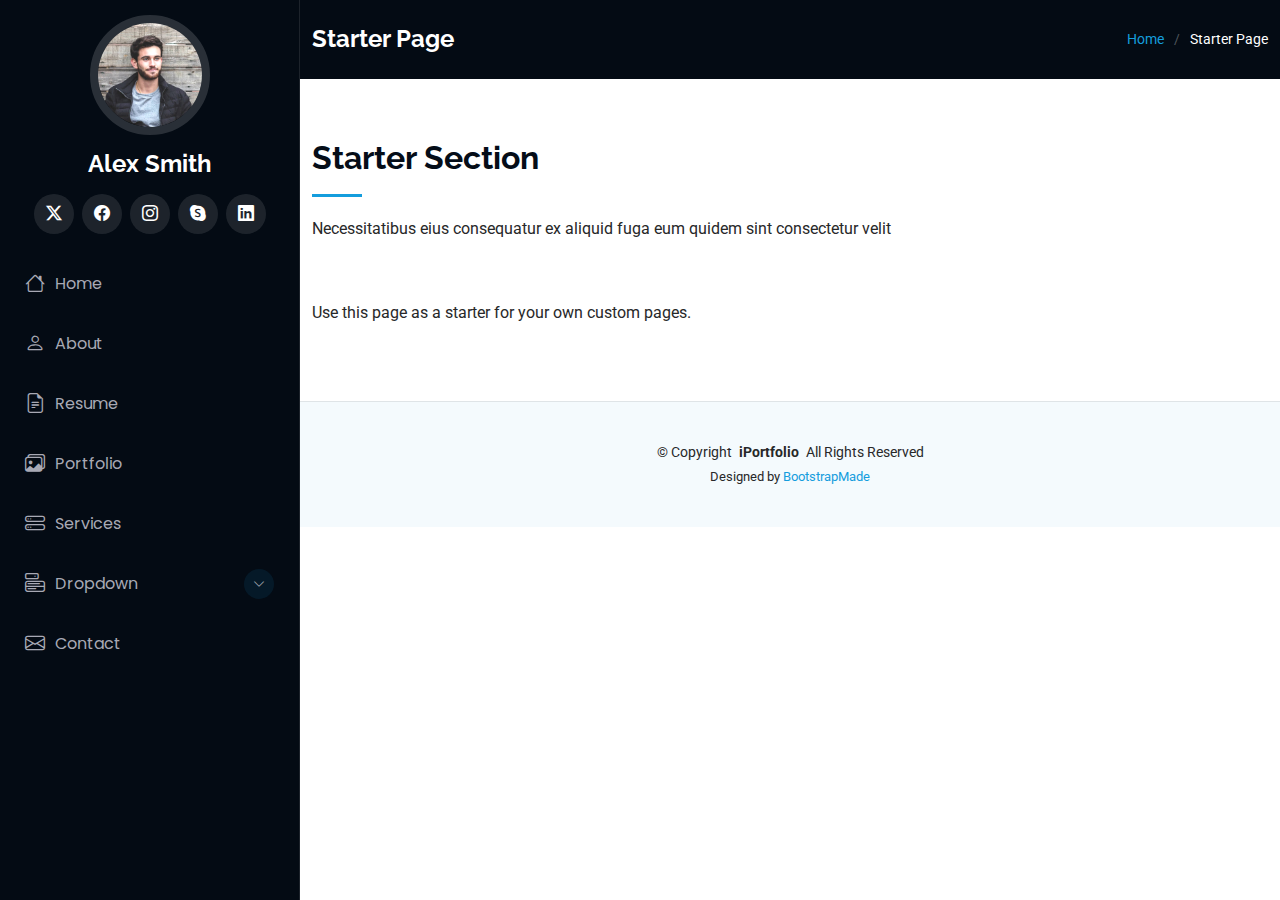
<file: template/starter-page.html>
<!DOCTYPE html>
<html lang="en">

<head>
  <meta charset="utf-8">
  <meta content="width=device-width, initial-scale=1.0" name="viewport">
  <title>Starter Page - iPortfolio Bootstrap Template</title>
  <meta content="" name="description">
  <meta content="" name="keywords">

  <!-- Favicons -->
  <link href="assets/img/favicon.png" rel="icon">
  <link href="assets/img/apple-touch-icon.png" rel="apple-touch-icon">

  <!-- Fonts -->
  <link href="https://fonts.googleapis.com" rel="preconnect">
  <link href="https://fonts.gstatic.com" rel="preconnect" crossorigin>
  <link href="https://fonts.googleapis.com/css2?family=Roboto:ital,wght@0,100;0,300;0,400;0,500;0,700;0,900;1,100;1,300;1,400;1,500;1,700;1,900&family=Poppins:ital,wght@0,100;0,200;0,300;0,400;0,500;0,600;0,700;0,800;0,900;1,100;1,200;1,300;1,400;1,500;1,600;1,700;1,800;1,900&family=Raleway:ital,wght@0,100;0,200;0,300;0,400;0,500;0,600;0,700;0,800;0,900;1,100;1,200;1,300;1,400;1,500;1,600;1,700;1,800;1,900&display=swap" rel="stylesheet">

  <!-- Vendor CSS Files -->
  <link href="assets/vendor/bootstrap/css/bootstrap.min.css" rel="stylesheet">
  <link href="assets/vendor/bootstrap-icons/bootstrap-icons.css" rel="stylesheet">
  <link href="assets/vendor/aos/aos.css" rel="stylesheet">
  <link href="assets/vendor/glightbox/css/glightbox.min.css" rel="stylesheet">
  <link href="assets/vendor/swiper/swiper-bundle.min.css" rel="stylesheet">

  <!-- Main CSS File -->
  <link href="assets/css/main.css" rel="stylesheet">

  <!-- =======================================================
  * Template Name: iPortfolio
  * Template URL: https://bootstrapmade.com/iportfolio-bootstrap-portfolio-websites-template/
  * Updated: Jun 29 2024 with Bootstrap v5.3.3
  * Author: BootstrapMade.com
  * License: https://bootstrapmade.com/license/
  ======================================================== -->
</head>

<body class="starter-page-page">

  <header id="header" class="header dark-background d-flex flex-column">
    <i class="header-toggle d-xl-none bi bi-list"></i>

    <div class="profile-img">
      <img src="assets/img/my-profile-img.jpg" alt="" class="img-fluid rounded-circle">
    </div>

    <a href="index.html" class="logo d-flex align-items-center justify-content-center">
      <!-- Uncomment the line below if you also wish to use an image logo -->
      <!-- <img src="assets/img/logo.png" alt=""> -->
      <h1 class="sitename">Alex Smith</h1>
    </a>

    <div class="social-links text-center">
      <a href="#" class="twitter"><i class="bi bi-twitter-x"></i></a>
      <a href="#" class="facebook"><i class="bi bi-facebook"></i></a>
      <a href="#" class="instagram"><i class="bi bi-instagram"></i></a>
      <a href="#" class="google-plus"><i class="bi bi-skype"></i></a>
      <a href="#" class="linkedin"><i class="bi bi-linkedin"></i></a>
    </div>

    <nav id="navmenu" class="navmenu">
      <ul>
        <li><a href="#hero"><i class="bi bi-house navicon"></i>Home</a></li>
        <li><a href="#about"><i class="bi bi-person navicon"></i> About</a></li>
        <li><a href="#resume"><i class="bi bi-file-earmark-text navicon"></i> Resume</a></li>
        <li><a href="#portfolio"><i class="bi bi-images navicon"></i> Portfolio</a></li>
        <li><a href="#services"><i class="bi bi-hdd-stack navicon"></i> Services</a></li>
        <li class="dropdown"><a href="#"><i class="bi bi-menu-button navicon"></i> <span>Dropdown</span> <i class="bi bi-chevron-down toggle-dropdown"></i></a>
          <ul>
            <li><a href="#">Dropdown 1</a></li>
            <li class="dropdown"><a href="#"><span>Deep Dropdown</span> <i class="bi bi-chevron-down toggle-dropdown"></i></a>
              <ul>
                <li><a href="#">Deep Dropdown 1</a></li>
                <li><a href="#">Deep Dropdown 2</a></li>
                <li><a href="#">Deep Dropdown 3</a></li>
                <li><a href="#">Deep Dropdown 4</a></li>
                <li><a href="#">Deep Dropdown 5</a></li>
              </ul>
            </li>
            <li><a href="#">Dropdown 2</a></li>
            <li><a href="#">Dropdown 3</a></li>
            <li><a href="#">Dropdown 4</a></li>
          </ul>
        </li>
        <li><a href="#contact"><i class="bi bi-envelope navicon"></i> Contact</a></li>
      </ul>
    </nav>

  </header>

  <main class="main">

    <!-- Page Title -->
    <div class="page-title dark-background">
      <div class="container d-lg-flex justify-content-between align-items-center">
        <h1 class="mb-2 mb-lg-0">Starter Page</h1>
        <nav class="breadcrumbs">
          <ol>
            <li><a href="index.html">Home</a></li>
            <li class="current">Starter Page</li>
          </ol>
        </nav>
      </div>
    </div><!-- End Page Title -->

    <!-- Starter Section Section -->
    <section id="starter-section" class="starter-section section">

      <!-- Section Title -->
      <div class="container section-title" data-aos="fade-up">
        <h2>Starter Section</h2>
        <p>Necessitatibus eius consequatur ex aliquid fuga eum quidem sint consectetur velit</p>
      </div><!-- End Section Title -->

      <div class="container" data-aos="fade-up">
        <p>Use this page as a starter for your own custom pages.</p>
      </div>

    </section><!-- /Starter Section Section -->

  </main>

  <footer id="footer" class="footer position-relative light-background">

    <div class="container">
      <div class="copyright text-center ">
        <p>© <span>Copyright</span> <strong class="px-1 sitename">iPortfolio</strong> <span>All Rights Reserved</span></p>
      </div>
      <div class="credits">
        <!-- All the links in the footer should remain intact. -->
        <!-- You can delete the links only if you've purchased the pro version. -->
        <!-- Licensing information: https://bootstrapmade.com/license/ -->
        <!-- Purchase the pro version with working PHP/AJAX contact form: [buy-url] -->
        Designed by <a href="https://bootstrapmade.com/">BootstrapMade</a>
      </div>
    </div>

  </footer>

  <!-- Scroll Top -->
  <a href="#" id="scroll-top" class="scroll-top d-flex align-items-center justify-content-center"><i class="bi bi-arrow-up-short"></i></a>

  <!-- Preloader -->
  <div id="preloader"></div>

  <!-- Vendor JS Files -->
  <script src="assets/vendor/bootstrap/js/bootstrap.bundle.min.js"></script>
  <script src="assets/vendor/php-email-form/validate.js"></script>
  <script src="assets/vendor/aos/aos.js"></script>
  <script src="assets/vendor/typed.js/typed.umd.js"></script>
  <script src="assets/vendor/purecounter/purecounter_vanilla.js"></script>
  <script src="assets/vendor/waypoints/noframework.waypoints.js"></script>
  <script src="assets/vendor/glightbox/js/glightbox.min.js"></script>
  <script src="assets/vendor/imagesloaded/imagesloaded.pkgd.min.js"></script>
  <script src="assets/vendor/isotope-layout/isotope.pkgd.min.js"></script>
  <script src="assets/vendor/swiper/swiper-bundle.min.js"></script>

  <!-- Main JS File -->
  <script src="assets/js/main.js"></script>

</body>

</html>
</file>
<file: css/main.css>
/* Vị trí cố định */
.language-switch {
    position: fixed;
    top: 20px;
    right: 20px;
    z-index: 1000;
    font-family: 'Poppins', sans-serif;
  }
  
  /* Switch container */
  .switch {
    position: relative;
    display: inline-block;
    width: 90px; /* Giảm chiều rộng */
    height: 35px; /* Giảm chiều cao */
  }
  
  /* Ẩn input */
  .switch input {
    display: none;
  }
  
  /* Thanh trượt */
  .slider {
    display: flex;
    align-items: center;
    justify-content: space-between;
    background: linear-gradient(145deg, #ffffff, #e6e6e6);
    border-radius: 30px;
    cursor: pointer;
    padding: 3px; /* Thu nhỏ padding */
    height: 100%;
    position: relative;
    box-shadow: 0 4px 6px rgba(0, 0, 0, 0.1);
    transition: all 0.4s ease;
  }
  
  /* Tuỳ chọn ngôn ngữ */
  .option {
    font-size: 12px; /* Giảm kích thước chữ */
    font-weight: 600;
    color: #999;
    flex: 1;
    text-align: center;
    transition: color 0.3s ease;
    user-select: none;
  }
  
  /* Nút trượt */
  .slider:before {
    content: '';
    position: absolute;
    height: 30px; /* Giảm chiều cao nút trượt */
    width: 40px; /* Giảm chiều rộng nút trượt */
    background: linear-gradient(145deg, #f5f5f5, #dedede);
    border-radius: 30px;
    left: 3px; /* Căn chỉnh vị trí */
    top: 50%;
    transform: translateY(-50%);
    transition: all 0.4s ease;
    box-shadow: 0 2px 4px rgba(0, 0, 0, 0.2);
  }
  
  /* Khi input được check */
  .switch input:checked + .slider:before {
    left: 46px; /* Điều chỉnh vị trí nút khi chuyển đổi */
    background: linear-gradient(145deg, #007bff, #0056b3);
  }
  
  .switch input:checked + .slider .option[data-lang="vi"] {
    color: #bbb;
  }
  
  .switch input:checked + .slider .option[data-lang="en"] {
    color: #ffffff;
  }
  
  /* Mặc định ngôn ngữ đầu tiên được chọn */
  .slider .option[data-lang="vi"] {
    color: #555;
  }
  
  /* Hiệu ứng hover */
  .slider:hover {
    box-shadow: 0 6px 10px rgba(0, 0, 0, 0.2);
  }
</file>
<file: custom/css/main.css>
/**
* Template Name: iPortfolio
* Template URL: https://bootstrapmade.com/iportfolio-bootstrap-portfolio-websites-template/
* Updated: Jun 29 2024 with Bootstrap v5.3.3
* Author: BootstrapMade.com
* License: https://bootstrapmade.com/license/
*/

/*--------------------------------------------------------------
# Font & Color Variables
# Help: https://bootstrapmade.com/color-system/
--------------------------------------------------------------*/
/* Fonts */
:root {
  --default-font: "Roboto", system-ui, -apple-system, "Segoe UI", Roboto, "Helvetica Neue", Arial, "Noto Sans", "Liberation Sans", sans-serif, "Apple Color Emoji", "Segoe UI Emoji", "Segoe UI Symbol", "Noto Color Emoji";
  --heading-font: "Raleway", sans-serif;
  --nav-font: "Poppins", sans-serif;
}

/* Global Colors - The following color variables are used throughout the website. Updating them here will change the color scheme of the entire website */
:root {
  --background-color: #ffffff;
  /* Background color for the entire website, including individual sections */
  --default-color: #272829;
  /* Default color used for the majority of the text content across the entire website */
  --heading-color: #050d18;
  /* Color for headings, subheadings and title throughout the website */
  --accent-color: #149ddd;
  /* Accent color that represents your brand on the website. It's used for buttons, links, and other elements that need to stand out */
  --surface-color: #ffffff;
  /* The surface color is used as a background of boxed elements within sections, such as cards, icon boxes, or other elements that require a visual separation from the global background. */
  --contrast-color: #ffffff;
  /* Contrast color for text, ensuring readability against backgrounds of accent, heading, or default colors. */
}

/* Nav Menu Colors - The following color variables are used specifically for the navigation menu. They are separate from the global colors to allow for more customization options */
:root {
  --nav-color: #a8a9b4;
  /* The default color of the main navmenu links */
  --nav-hover-color: #ffffff;
  /* Applied to main navmenu links when they are hovered over or active */
  --nav-mobile-background-color: #040b14;
  /* Used as the background color for mobile navigation menu */
  --nav-dropdown-background-color: #040b14;
  /* Used as the background color for dropdown items that appear when hovering over primary navigation items */
  --nav-dropdown-color: #a8a9b4;
  /* Used for navigation links of the dropdown items in the navigation menu. */
  --nav-dropdown-hover-color: #ffffff;
  /* Similar to --nav-hover-color, this color is applied to dropdown navigation links when they are hovered over. */
}

/* Color Presets - These classes override global colors when applied to any section or element, providing reuse of the sam color scheme. */

.light-background {
  --background-color: #f4fafd;
  --surface-color: #ffffff;
}

.dark-background {
  --background-color: #040b14;
  --default-color: #ffffff;
  --heading-color: #ffffff;
  --surface-color: #151f2b;
  --contrast-color: #ffffff;
}

/* Smooth scroll */
:root {
  scroll-behavior: smooth;
}

/*--------------------------------------------------------------
# General Styling & Shared Classes
--------------------------------------------------------------*/
body {
  color: var(--default-color);
  background-color: var(--background-color);
  font-family: var(--default-font);
}

a {
  color: var(--accent-color);
  text-decoration: none;
  transition: 0.3s;
}

a:hover {
  color: color-mix(in srgb, var(--accent-color), transparent 25%);
  text-decoration: none;
}

h1,
h2,
h3,
h4,
h5,
h6 {
  color: var(--heading-color);
  font-family: var(--heading-font);
}

/* PHP Email Form Messages
------------------------------*/
.php-email-form .error-message {
  display: none;
  background: #df1529;
  color: #ffffff;
  text-align: left;
  padding: 15px;
  margin-bottom: 24px;
  font-weight: 600;
}

.php-email-form .sent-message {
  display: none;
  color: #ffffff;
  background: #059652;
  text-align: center;
  padding: 15px;
  margin-bottom: 24px;
  font-weight: 600;
}

.php-email-form .loading {
  display: none;
  background: var(--surface-color);
  text-align: center;
  padding: 15px;
  margin-bottom: 24px;
}

.php-email-form .loading:before {
  content: "";
  display: inline-block;
  border-radius: 50%;
  width: 24px;
  height: 24px;
  margin: 0 10px -6px 0;
  border: 3px solid var(--accent-color);
  border-top-color: var(--surface-color);
  animation: php-email-form-loading 1s linear infinite;
}

@keyframes php-email-form-loading {
  0% {
    transform: rotate(0deg);
  }

  100% {
    transform: rotate(360deg);
  }
}

/*--------------------------------------------------------------
# Global Header
--------------------------------------------------------------*/
.header {
  color: var(--default-color);
  background-color: var(--background-color);
  position: fixed;
  top: 0;
  left: 0;
  bottom: 0;
  padding: 0 15px;
  width: 300px;
  transition: all ease-in-out 0.3s;
  overflow-y: auto;
  z-index: 997;
  border-right: 1px solid color-mix(in srgb, var(--default-color), transparent 90%);
}

.header .profile-img img {
  margin: 15px auto;
  display: block;
  width: 120px;
  border: 8px solid color-mix(in srgb, var(--default-color), transparent 85%);
}

.header .logo {
  line-height: 1;
  margin-bottom: 15px;
}

.header .logo img {
  max-height: 32px;
  margin-right: 8px;
}

.header .logo h1 {
  font-size: 24px;
  margin: 0;
  font-weight: 700;
  color: var(--heading-color);
}

.header .social-links {
  margin: 0 0 20px 0;
}

.header .social-links a {
  font-size: 16px;
  display: inline-flex;
  align-items: center;
  justify-content: center;
  background: color-mix(in srgb, var(--default-color), transparent 90%);
  color: var(--default-color);
  margin: 0 2px;
  border-radius: 50%;
  text-align: center;
  width: 40px;
  height: 40px;
  transition: 0.3s;
}

.header .social-links a:hover {
  color: var(--contrast-color);
  background: var(--accent-color);
}

@media (min-width: 1200px) {

  .header~main,
  .header~#footer {
    margin-left: 300px;
  }
}

@media (max-width: 1199px) {
  .header {
    left: -100%;
  }
}

.header.header-show {
  left: 0;
}

.header .header-toggle {
  color: var(--contrast-color);
  background-color: var(--accent-color);
  font-size: 22px;
  display: flex;
  align-items: center;
  justify-content: center;
  width: 40px;
  height: 40px;
  border-radius: 50%;
  cursor: pointer;
  position: fixed;
  top: 15px;
  right: 15px;
  z-index: 9999;
  transition: background-color 0.3s;
}

.header .header-toggle:hover {
  color: var(--contrast-color);
  background-color: color-mix(in srgb, var(--accent-color) 90%, white 15%);
}

/*--------------------------------------------------------------
# Navigation Menu
--------------------------------------------------------------*/
.mobile-nav-toggle {
  display: none;
}

.navmenu {
  padding: 0;
  z-index: 9997;
}

.navmenu ul {
  list-style: none;
  padding: 0 0 20px 0;
  margin: 0;
}

.navmenu a,
.navmenu a:focus {
  color: var(--nav-color);
  padding: 15px 10px;
  font-family: var(--nav-font);
  font-size: 16px;
  font-weight: 400;
  display: flex;
  align-items: center;
  white-space: nowrap;
  transition: 0.3s;
  width: 100%;
}

.navmenu a .navicon,
.navmenu a:focus .navicon {
  font-size: 20px;
  margin-right: 10px;
}

.navmenu a .toggle-dropdown,
.navmenu a:focus .toggle-dropdown {
  font-size: 12px;
  line-height: 0;
  margin-left: auto;
  width: 30px;
  height: 30px;
  display: flex;
  align-items: center;
  justify-content: center;
  border-radius: 50%;
  transition: 0.3s;
  flex-shrink: 0;
  background-color: color-mix(in srgb, var(--accent-color), transparent 90%);
}

.navmenu a .toggle-dropdown:hover,
.navmenu a:focus .toggle-dropdown:hover {
  background-color: var(--accent-color);
  color: var(--contrast-color);
}

.navmenu a:hover,
.navmenu .active,
.navmenu .active:focus {
  color: var(--nav-hover-color);
}

.navmenu a:hover .navicon,
.navmenu .active .navicon,
.navmenu .active:focus .navicon {
  color: var(--accent-color);
}

.navmenu .active .toggle-dropdown,
.navmenu .active:focus .toggle-dropdown {
  background-color: var(--accent-color);
  color: var(--contrast-color);
  transform: rotate(180deg);
}

.navmenu .dropdown {
  display: block;
}

.navmenu .dropdown a,
.navmenu .dropdown a:focus {
  color: --nav-dropdown-color;
}

.navmenu .dropdown a:hover,
.navmenu .dropdown .active,
.navmenu .dropdown .active:focus {
  color: var(--nav-dropdown-hover-color);
}

.navmenu .dropdown ul {
  position: static;
  display: none;
  z-index: 99;
  padding: 5px 10px;
  margin: 5px 10px;
  background-color: var(--nav-dropdown-background-color);
  border: 1px solid color-mix(in srgb, var(--default-color), transparent 90%);
  box-shadow: none;
  transition: all 0.5s ease-in-out;
}

.navmenu .dropdown ul ul {
  background-color: rgba(33, 37, 41, 0.1);
}

.navmenu .dropdown>.dropdown-active {
  display: block;
  background-color: rgba(33, 37, 41, 0.03);
}

/*--------------------------------------------------------------
# Global Footer
--------------------------------------------------------------*/
.footer {
  color: var(--default-color);
  background-color: var(--background-color);
  font-size: 14px;
  padding: 40px 0;
  position: relative;
  border-top: 1px solid color-mix(in srgb, var(--default-color), transparent 90%);
}

.footer .copyright p {
  margin-bottom: 0;
}

.footer .credits {
  margin-top: 4px;
  font-size: 13px;
  text-align: center;
}

/*--------------------------------------------------------------
# Preloader
--------------------------------------------------------------*/
#preloader {
  position: fixed;
  inset: 0;
  z-index: 999999;
  overflow: hidden;
  background: var(--background-color);
  transition: all 0.6s ease-out;
}

#preloader:before {
  content: "";
  position: fixed;
  top: calc(50% - 30px);
  left: calc(50% - 30px);
  border: 6px solid #ffffff;
  border-color: var(--accent-color) transparent var(--accent-color) transparent;
  border-radius: 50%;
  width: 60px;
  height: 60px;
  animation: animate-preloader 1.5s linear infinite;
}

@keyframes animate-preloader {
  0% {
    transform: rotate(0deg);
  }

  100% {
    transform: rotate(360deg);
  }
}

/*--------------------------------------------------------------
# Scroll Top Button
--------------------------------------------------------------*/
.scroll-top {
  position: fixed;
  visibility: hidden;
  opacity: 0;
  right: 15px;
  bottom: -15px;
  z-index: 99999;
  background-color: var(--accent-color);
  width: 44px;
  height: 44px;
  border-radius: 50px;
  transition: all 0.4s;
}

.scroll-top i {
  font-size: 24px;
  color: var(--contrast-color);
  line-height: 0;
}

.scroll-top:hover {
  background-color: color-mix(in srgb, var(--accent-color), transparent 20%);
  color: var(--contrast-color);
}

.scroll-top.active {
  visibility: visible;
  opacity: 1;
  bottom: 15px;
}

/*--------------------------------------------------------------
# Disable aos animation delay on mobile devices
--------------------------------------------------------------*/
@media screen and (max-width: 768px) {
  [data-aos-delay] {
    transition-delay: 0 !important;
  }
}

/*--------------------------------------------------------------
# Global Page Titles & Breadcrumbs
--------------------------------------------------------------*/
.page-title {
  color: var(--default-color);
  background-color: var(--background-color);
  padding: 25px 0;
  position: relative;
}

.page-title h1 {
  font-size: 24px;
  font-weight: 700;
}

.page-title .breadcrumbs ol {
  display: flex;
  flex-wrap: wrap;
  list-style: none;
  padding: 0;
  margin: 0;
  font-size: 14px;
  font-weight: 400;
}

.page-title .breadcrumbs ol li+li {
  padding-left: 10px;
}

.page-title .breadcrumbs ol li+li::before {
  content: "/";
  display: inline-block;
  padding-right: 10px;
  color: color-mix(in srgb, var(--default-color), transparent 70%);
}

/*--------------------------------------------------------------
# Global Sections
--------------------------------------------------------------*/
section,
.section {
  color: var(--default-color);
  background-color: var(--background-color);
  padding: 60px 0;
  overflow: clip;
}

/*--------------------------------------------------------------
# Global Section Titles
--------------------------------------------------------------*/
.section-title {
  padding-bottom: 60px;
  position: relative;
}

.section-title h2 {
  font-size: 32px;
  font-weight: 700;
  margin-bottom: 20px;
  padding-bottom: 20px;
  position: relative;
}

.section-title h2:after {
  content: "";
  position: absolute;
  display: block;
  width: 50px;
  height: 3px;
  background: var(--accent-color);
  left: 0;
  bottom: 0;
}

.section-title p {
  margin-bottom: 0;
}

/*--------------------------------------------------------------
# Hero Section
--------------------------------------------------------------*/
.hero {
  width: 100%;
  min-height: 100vh;
  position: relative;
  padding: 80px 0;
  display: flex;
  align-items: center;
  justify-content: center;
}

.hero img {
  position: absolute;
  inset: 0;
  display: block;
  width: 100%;
  height: 100%;
  object-fit: cover;
  z-index: 1;
}

.hero:before {
  content: "";
  background: color-mix(in srgb, var(--background-color), transparent 70%);
  position: absolute;
  inset: 0;
  z-index: 2;
}

.hero .container {
  position: relative;
  z-index: 3;
}

.hero h2 {
  margin: 0;
  font-size: 64px;
  font-weight: 700;
}

.hero p {
  margin: 5px 0 0 0;
  font-size: 26px;
}

.hero p span {
  letter-spacing: 1px;
  border-bottom: 2px solid var(--accent-color);
}

.hero .social-links {
  margin-top: 25px;
}

.hero .social-links a {
  font-size: 24px;
  display: inline-block;
  color: color-mix(in srgb, var(--default-color), transparent 50%);
  line-height: 1;
  margin-right: 20px;
  transition: 0.3s;
}

.hero .social-links a:hover {
  color: var(--accent-color);
}

@media (max-width: 768px) {
  .hero h2 {
    font-size: 32px;
  }

  .hero p {
    font-size: 20px;
  }
}

/*--------------------------------------------------------------
# About Section
--------------------------------------------------------------*/
.about .content h2 {
  font-weight: 700;
  font-size: 24px;
}

.about .content ul {
  list-style: none;
  padding: 0;
}

.about .content ul li {
  margin-bottom: 20px;
  display: flex;
  align-items: center;
}

.about .content ul strong {
  margin-right: 10px;
}

.about .content ul i {
  font-size: 16px;
  margin-right: 5px;
  color: var(--accent-color);
  line-height: 0;
}

/*--------------------------------------------------------------
# Stats Section
--------------------------------------------------------------*/
.stats .stats-item {
  padding: 30px;
  width: 100%;
}

.stats .stats-item i {
  color: var(--accent-color);
  display: block;
  font-size: 44px;
  float: left;
  line-height: 0;
}

.stats .stats-item .purecounter {
  color: var(--heading-color);
  font-size: 48px;
  line-height: 40px;
  display: block;
  font-weight: 700;
  margin-left: 60px;
}

.stats .stats-item p {
  color: color-mix(in srgb, var(--default-color), transparent 40%);
  padding: 15px 0 0 0;
  margin: 0 0 0 60px;
  font-family: var(--heading-font);
  font-size: 14px;
}

/*--------------------------------------------------------------
# Skills Section
--------------------------------------------------------------*/
.skills .progress {
  height: 60px;
  display: block;
  background: none;
  border-radius: 0;
}

.skills .progress .skill {
  color: var(--heading-color);
  padding: 0;
  margin: 0 0 6px 0;
  text-transform: uppercase;
  display: block;
  font-weight: 600;
  font-family: var(--heading-font);
}

.skills .progress .skill .val {
  float: right;
  font-style: normal;
}

.skills .progress-bar-wrap {
  background: color-mix(in srgb, var(--default-color), transparent 90%);
  height: 10px;
}

.skills .progress-bar {
  width: 1px;
  height: 10px;
  transition: 0.9s;
  background-color: var(--accent-color);
}

/*--------------------------------------------------------------
# Resume Section
--------------------------------------------------------------*/
.resume .resume-title {
  color: var(--heading-color);
  font-size: 26px;
  font-weight: 700;
  margin-top: 20px;
  margin-bottom: 20px;
}

.resume .resume-item {
  padding: 0 0 20px 20px;
  margin-top: -2px;
  border-left: 2px solid var(--accent-color);
  position: relative;
}

.resume .resume-item h4 {
  line-height: 18px;
  font-size: 18px;
  font-weight: 600;
  text-transform: uppercase;
  color: color-mix(in srgb, var(--default-color), transparent 20%);
  margin-bottom: 10px;
}

.resume .resume-item h5 {
  font-size: 16px;
  padding: 5px 15px;
  display: inline-block;
  font-weight: 600;
  margin-bottom: 10px;
}

.resume .resume-item ul {
  padding-left: 20px;
}

.resume .resume-item ul li {
  padding-bottom: 10px;
}

.resume .resume-item:last-child {
  padding-bottom: 0;
}

.resume .resume-item::before {
  content: "";
  position: absolute;
  width: 16px;
  height: 16px;
  border-radius: 50px;
  left: -9px;
  top: 0;
  background: var(--background-color);
  border: 2px solid var(--accent-color);
}

/*--------------------------------------------------------------
# Portfolio Section
--------------------------------------------------------------*/
.portfolio .portfolio-filters {
  padding: 0;
  margin: 0 auto 20px auto;
  list-style: none;
  text-align: center;
}

.portfolio .portfolio-filters li {
  cursor: pointer;
  display: inline-block;
  padding: 0;
  font-size: 14px;
  font-weight: 400;
  margin: 0 10px;
  line-height: 1;
  text-transform: uppercase;
  margin-bottom: 10px;
  transition: all 0.3s ease-in-out;
}

.portfolio .portfolio-filters li:hover,
.portfolio .portfolio-filters li.filter-active {
  color: var(--accent-color);
}

.portfolio .portfolio-filters li:first-child {
  margin-left: 0;
}

.portfolio .portfolio-filters li:last-child {
  margin-right: 0;
}

@media (max-width: 575px) {
  .portfolio .portfolio-filters li {
    font-size: 14px;
    margin: 0 5px;
  }
}

.portfolio .portfolio-content {
  position: relative;
  overflow: hidden;
}

.portfolio .portfolio-content img {
  transition: 0.3s;
}

.portfolio .portfolio-content .portfolio-info {
  opacity: 0;
  position: absolute;
  inset: 0;
  z-index: 3;
  transition: all ease-in-out 0.3s;
  background: rgba(0, 0, 0, 0.6);
  padding: 15px;
}

.portfolio .portfolio-content .portfolio-info h4 {
  font-size: 14px;
  padding: 5px 10px;
  font-weight: 400;
  color: #ffffff;
  display: inline-block;
  background-color: var(--accent-color);
}

.portfolio .portfolio-content .portfolio-info p {
  position: absolute;
  bottom: 10px;
  text-align: center;
  display: inline-block;
  left: 0;
  right: 0;
  font-size: 16px;
  font-weight: 600;
  color: rgba(255, 255, 255, 0.8);
}

.portfolio .portfolio-content .portfolio-info .preview-link,
.portfolio .portfolio-content .portfolio-info .details-link {
  position: absolute;
  left: calc(50% - 40px);
  font-size: 26px;
  top: calc(50% - 14px);
  color: #fff;
  transition: 0.3s;
  line-height: 1.2;
}

.portfolio .portfolio-content .portfolio-info .preview-link:hover,
.portfolio .portfolio-content .portfolio-info .details-link:hover {
  color: var(--accent-color);
}

.portfolio .portfolio-content .portfolio-info .details-link {
  left: 50%;
  font-size: 34px;
  line-height: 0;
}

.portfolio .portfolio-content:hover .portfolio-info {
  opacity: 1;
}

.portfolio .portfolio-content:hover img {
  transform: scale(1.1);
}

/*--------------------------------------------------------------
# Services Section
--------------------------------------------------------------*/
.services .service-item {
  position: relative;
}

.services .service-item .icon {
  background: var(--accent-color);
  display: flex;
  align-items: center;
  justify-content: center;
  width: 54px;
  height: 54px;
  border-radius: 50%;
  transition: 0.5s;
  border: 1px solid var(--accent-color);
  margin-right: 20px;
}

.services .service-item .icon i {
  color: var(--contrast-color);
  font-size: 24px;
  line-height: 0;
}

.services .service-item:hover .icon {
  background: var(--surface-color);
}

.services .service-item:hover .icon i {
  color: var(--accent-color);
}

.services .service-item .title {
  font-weight: 700;
  margin-bottom: 15px;
  font-size: 18px;
}

.services .service-item .title a {
  color: var(--heading-color);
}

.services .service-item .title a:hover {
  color: var(--accent-color);
}

.services .service-item .description {
  line-height: 24px;
  font-size: 14px;
}

/*--------------------------------------------------------------
# Testimonials Section
--------------------------------------------------------------*/
.testimonials .testimonials-carousel,
.testimonials .testimonials-slider {
  overflow: hidden;
}

.testimonials .testimonial-item {
  box-sizing: content-box;
  text-align: center;
  min-height: 320px;
}

.testimonials .testimonial-item .testimonial-img {
  width: 90px;
  border-radius: 50%;
  margin: 0 auto;
}

.testimonials .testimonial-item h3 {
  font-size: 18px;
  font-weight: bold;
  margin: 10px 0 5px 0;
}

.testimonials .testimonial-item h4 {
  font-size: 14px;
  color: color-mix(in srgb, var(--default-color), transparent 20%);
  margin: 0;
}

.testimonials .testimonial-item .quote-icon-left,
.testimonials .testimonial-item .quote-icon-right {
  color: color-mix(in srgb, var(--accent-color), transparent 40%);
  font-size: 26px;
  line-height: 0;
}

.testimonials .testimonial-item .quote-icon-left {
  display: inline-block;
  left: -5px;
  position: relative;
}

.testimonials .testimonial-item .quote-icon-right {
  display: inline-block;
  right: -5px;
  position: relative;
  top: 10px;
  transform: scale(-1, -1);
}

.testimonials .testimonial-item p {
  font-style: italic;
  margin: 0 15px 15px 15px;
  padding: 20px;
  background-color: var(--surface-color);
  position: relative;
  margin-bottom: 35px;
  border-radius: 6px;
  box-shadow: 0px 2px 15px rgba(0, 0, 0, 0.1);
}

.testimonials .testimonial-item p::after {
  content: "";
  width: 0;
  height: 0;
  border-top: 20px solid var(--surface-color);
  border-right: 20px solid transparent;
  border-left: 20px solid transparent;
  position: absolute;
  bottom: -20px;
  left: calc(50% - 20px);
}

.testimonials .swiper-wrapper {
  height: auto;
}

.testimonials .swiper-pagination {
  margin-top: 40px;
  position: relative;
}

.testimonials .swiper-pagination .swiper-pagination-bullet {
  width: 12px;
  height: 12px;
  background-color: var(--background-color);
  opacity: 1;
  border: 1px solid var(--accent-color);
}

.testimonials .swiper-pagination .swiper-pagination-bullet-active {
  background-color: var(--accent-color);
}

/*--------------------------------------------------------------
# Contact Section
--------------------------------------------------------------*/
.contact .info-wrap {
  background-color: var(--surface-color);
  box-shadow: 0px 0px 20px rgba(0, 0, 0, 0.1);
  padding: 30px;
}

@media (max-width: 575px) {
  .contact .info-wrap {
    padding: 20px;
  }
}

.contact .info-item {
  margin-bottom: 40px;
}

.contact .info-item i {
  font-size: 20px;
  color: var(--accent-color);
  background: color-mix(in srgb, var(--accent-color), transparent 92%);
  width: 44px;
  height: 44px;
  display: flex;
  justify-content: center;
  align-items: center;
  border-radius: 50px;
  transition: all 0.3s ease-in-out;
  margin-right: 15px;
}

.contact .info-item h3 {
  padding: 0;
  font-size: 18px;
  font-weight: 700;
  margin-bottom: 5px;
}

.contact .info-item p {
  padding: 0;
  margin-bottom: 0;
  font-size: 14px;
}

.contact .info-item:hover i {
  background: var(--accent-color);
  color: var(--contrast-color);
}

.contact .php-email-form {
  background-color: var(--surface-color);
  height: 100%;
  padding: 30px;
  box-shadow: 0px 0px 20px rgba(0, 0, 0, 0.1);
}

@media (max-width: 575px) {
  .contact .php-email-form {
    padding: 20px;
  }
}

.contact .php-email-form input[type=text],
.contact .php-email-form input[type=email],
.contact .php-email-form textarea {
  font-size: 14px;
  padding: 10px 15px;
  box-shadow: none;
  border-radius: 0;
  color: var(--default-color);
  background-color: var(--surface-color);
  border-color: color-mix(in srgb, var(--default-color), transparent 80%);
}

.contact .php-email-form input[type=text]:focus,
.contact .php-email-form input[type=email]:focus,
.contact .php-email-form textarea:focus {
  border-color: var(--accent-color);
}

.contact .php-email-form input[type=text]::placeholder,
.contact .php-email-form input[type=email]::placeholder,
.contact .php-email-form textarea::placeholder {
  color: color-mix(in srgb, var(--default-color), transparent 70%);
}

.contact .php-email-form button[type=submit] {
  color: var(--contrast-color);
  background: var(--accent-color);
  border: 0;
  padding: 10px 30px;
  transition: 0.4s;
  border-radius: 50px;
}

.contact .php-email-form button[type=submit]:hover {
  background: color-mix(in srgb, var(--accent-color), transparent 25%);
}

/*--------------------------------------------------------------
# Portfolio Details Section
--------------------------------------------------------------*/
.portfolio-details .portfolio-details-slider img {
  width: 100%;
}

.portfolio-details .portfolio-details-slider .swiper-pagination {
  margin-top: 20px;
  position: relative;
}

.portfolio-details .portfolio-details-slider .swiper-pagination .swiper-pagination-bullet {
  width: 12px;
  height: 12px;
  background-color: color-mix(in srgb, var(--default-color), transparent 85%);
  opacity: 1;
}

.portfolio-details .portfolio-details-slider .swiper-pagination .swiper-pagination-bullet-active {
  background-color: var(--accent-color);
}

.portfolio-details .portfolio-info {
  padding: 30px;
  box-shadow: 0px 0 30px rgba(0, 0, 0, 0.1);
}

.portfolio-details .portfolio-info h3 {
  font-size: 22px;
  font-weight: 700;
  margin-bottom: 20px;
  padding-bottom: 20px;
  border-bottom: 1px solid color-mix(in srgb, var(--default-color), transparent 85%);
}

.portfolio-details .portfolio-info ul {
  list-style: none;
  padding: 0;
  font-size: 15px;
}

.portfolio-details .portfolio-info ul li+li {
  margin-top: 10px;
}

.portfolio-details .portfolio-description {
  padding-top: 30px;
}

.portfolio-details .portfolio-description h2 {
  font-size: 26px;
  font-weight: 700;
  margin-bottom: 20px;
}

.portfolio-details .portfolio-description p {
  padding: 0;
  color: color-mix(in srgb, var(--default-color), transparent 30%);
}

/*--------------------------------------------------------------
# Service Details Section
--------------------------------------------------------------*/
.service-details .services-list {
  padding: 10px 30px;
  border: 1px solid color-mix(in srgb, var(--default-color), transparent 90%);
  margin-bottom: 20px;
}

.service-details .services-list a {
  display: block;
  line-height: 1;
  padding: 8px 0 8px 15px;
  border-left: 3px solid color-mix(in srgb, var(--default-color), transparent 70%);
  margin: 20px 0;
  color: color-mix(in srgb, var(--default-color), transparent 20%);
  transition: 0.3s;
}

.service-details .services-list a.active {
  color: var(--heading-color);
  font-weight: 700;
  border-color: var(--accent-color);
}

.service-details .services-list a:hover {
  border-color: var(--accent-color);
}

.service-details .services-img {
  margin-bottom: 20px;
}

.service-details h3 {
  font-size: 26px;
  font-weight: 700;
}

.service-details h4 {
  font-size: 20px;
  font-weight: 700;
}

.service-details p {
  font-size: 15px;
}

.service-details ul {
  list-style: none;
  padding: 0;
  font-size: 15px;
}

.service-details ul li {
  padding: 5px 0;
  display: flex;
  align-items: center;
}

.service-details ul i {
  font-size: 20px;
  margin-right: 8px;
  color: var(--accent-color);
}

/*--------------------------------------------------------------
# Starter Section Section
--------------------------------------------------------------*/
.starter-section {
  /* Add your styles here */
}
</file>
<file: template/assets/css/main.css>
/**
* Template Name: iPortfolio
* Template URL: https://bootstrapmade.com/iportfolio-bootstrap-portfolio-websites-template/
* Updated: Jun 29 2024 with Bootstrap v5.3.3
* Author: BootstrapMade.com
* License: https://bootstrapmade.com/license/
*/

/*--------------------------------------------------------------
# Font & Color Variables
# Help: https://bootstrapmade.com/color-system/
--------------------------------------------------------------*/
/* Fonts */
:root {
  --default-font: "Roboto",  system-ui, -apple-system, "Segoe UI", Roboto, "Helvetica Neue", Arial, "Noto Sans", "Liberation Sans", sans-serif, "Apple Color Emoji", "Segoe UI Emoji", "Segoe UI Symbol", "Noto Color Emoji";
  --heading-font: "Raleway",  sans-serif;
  --nav-font: "Poppins",  sans-serif;
}

/* Global Colors - The following color variables are used throughout the website. Updating them here will change the color scheme of the entire website */
:root { 
  --background-color: #ffffff; /* Background color for the entire website, including individual sections */
  --default-color: #272829; /* Default color used for the majority of the text content across the entire website */
  --heading-color: #050d18; /* Color for headings, subheadings and title throughout the website */
  --accent-color: #149ddd; /* Accent color that represents your brand on the website. It's used for buttons, links, and other elements that need to stand out */
  --surface-color: #ffffff; /* The surface color is used as a background of boxed elements within sections, such as cards, icon boxes, or other elements that require a visual separation from the global background. */
  --contrast-color: #ffffff; /* Contrast color for text, ensuring readability against backgrounds of accent, heading, or default colors. */
}

/* Nav Menu Colors - The following color variables are used specifically for the navigation menu. They are separate from the global colors to allow for more customization options */
:root {
  --nav-color: #a8a9b4;  /* The default color of the main navmenu links */
  --nav-hover-color: #ffffff; /* Applied to main navmenu links when they are hovered over or active */
  --nav-mobile-background-color: #040b14; /* Used as the background color for mobile navigation menu */
  --nav-dropdown-background-color: #040b14; /* Used as the background color for dropdown items that appear when hovering over primary navigation items */
  --nav-dropdown-color: #a8a9b4; /* Used for navigation links of the dropdown items in the navigation menu. */
  --nav-dropdown-hover-color: #ffffff; /* Similar to --nav-hover-color, this color is applied to dropdown navigation links when they are hovered over. */
}

/* Color Presets - These classes override global colors when applied to any section or element, providing reuse of the sam color scheme. */

.light-background {
  --background-color: #f4fafd;
  --surface-color: #ffffff;
}

.dark-background {
  --background-color: #040b14;
  --default-color: #ffffff;
  --heading-color: #ffffff;
  --surface-color: #151f2b;
  --contrast-color: #ffffff;
}

/* Smooth scroll */
:root {
  scroll-behavior: smooth;
}

/*--------------------------------------------------------------
# General Styling & Shared Classes
--------------------------------------------------------------*/
body {
  color: var(--default-color);
  background-color: var(--background-color);
  font-family: var(--default-font);
}

a {
  color: var(--accent-color);
  text-decoration: none;
  transition: 0.3s;
}

a:hover {
  color: color-mix(in srgb, var(--accent-color), transparent 25%);
  text-decoration: none;
}

h1,
h2,
h3,
h4,
h5,
h6 {
  color: var(--heading-color);
  font-family: var(--heading-font);
}

/* PHP Email Form Messages
------------------------------*/
.php-email-form .error-message {
  display: none;
  background: #df1529;
  color: #ffffff;
  text-align: left;
  padding: 15px;
  margin-bottom: 24px;
  font-weight: 600;
}

.php-email-form .sent-message {
  display: none;
  color: #ffffff;
  background: #059652;
  text-align: center;
  padding: 15px;
  margin-bottom: 24px;
  font-weight: 600;
}

.php-email-form .loading {
  display: none;
  background: var(--surface-color);
  text-align: center;
  padding: 15px;
  margin-bottom: 24px;
}

.php-email-form .loading:before {
  content: "";
  display: inline-block;
  border-radius: 50%;
  width: 24px;
  height: 24px;
  margin: 0 10px -6px 0;
  border: 3px solid var(--accent-color);
  border-top-color: var(--surface-color);
  animation: php-email-form-loading 1s linear infinite;
}

@keyframes php-email-form-loading {
  0% {
    transform: rotate(0deg);
  }

  100% {
    transform: rotate(360deg);
  }
}

/*--------------------------------------------------------------
# Global Header
--------------------------------------------------------------*/
.header {
  color: var(--default-color);
  background-color: var(--background-color);
  position: fixed;
  top: 0;
  left: 0;
  bottom: 0;
  padding: 0 15px;
  width: 300px;
  transition: all ease-in-out 0.3s;
  overflow-y: auto;
  z-index: 997;
  border-right: 1px solid color-mix(in srgb, var(--default-color), transparent 90%);
}

.header .profile-img img {
  margin: 15px auto;
  display: block;
  width: 120px;
  border: 8px solid color-mix(in srgb, var(--default-color), transparent 85%);
}

.header .logo {
  line-height: 1;
  margin-bottom: 15px;
}

.header .logo img {
  max-height: 32px;
  margin-right: 8px;
}

.header .logo h1 {
  font-size: 24px;
  margin: 0;
  font-weight: 700;
  color: var(--heading-color);
}

.header .social-links {
  margin: 0 0 20px 0;
}

.header .social-links a {
  font-size: 16px;
  display: inline-flex;
  align-items: center;
  justify-content: center;
  background: color-mix(in srgb, var(--default-color), transparent 90%);
  color: var(--default-color);
  margin: 0 2px;
  border-radius: 50%;
  text-align: center;
  width: 40px;
  height: 40px;
  transition: 0.3s;
}

.header .social-links a:hover {
  color: var(--contrast-color);
  background: var(--accent-color);
}

@media (min-width: 1200px) {

  .header~main,
  .header~#footer {
    margin-left: 300px;
  }
}

@media (max-width: 1199px) {
  .header {
    left: -100%;
  }
}

.header.header-show {
  left: 0;
}

.header .header-toggle {
  color: var(--contrast-color);
  background-color: var(--accent-color);
  font-size: 22px;
  display: flex;
  align-items: center;
  justify-content: center;
  width: 40px;
  height: 40px;
  border-radius: 50%;
  cursor: pointer;
  position: fixed;
  top: 15px;
  right: 15px;
  z-index: 9999;
  transition: background-color 0.3s;
}

.header .header-toggle:hover {
  color: var(--contrast-color);
  background-color: color-mix(in srgb, var(--accent-color) 90%, white 15%);
}

/*--------------------------------------------------------------
# Navigation Menu
--------------------------------------------------------------*/
.mobile-nav-toggle {
  display: none;
}

.navmenu {
  padding: 0;
  z-index: 9997;
}

.navmenu ul {
  list-style: none;
  padding: 0 0 20px 0;
  margin: 0;
}

.navmenu a,
.navmenu a:focus {
  color: var(--nav-color);
  padding: 15px 10px;
  font-family: var(--nav-font);
  font-size: 16px;
  font-weight: 400;
  display: flex;
  align-items: center;
  white-space: nowrap;
  transition: 0.3s;
  width: 100%;
}

.navmenu a .navicon,
.navmenu a:focus .navicon {
  font-size: 20px;
  margin-right: 10px;
}

.navmenu a .toggle-dropdown,
.navmenu a:focus .toggle-dropdown {
  font-size: 12px;
  line-height: 0;
  margin-left: auto;
  width: 30px;
  height: 30px;
  display: flex;
  align-items: center;
  justify-content: center;
  border-radius: 50%;
  transition: 0.3s;
  flex-shrink: 0;
  background-color: color-mix(in srgb, var(--accent-color), transparent 90%);
}

.navmenu a .toggle-dropdown:hover,
.navmenu a:focus .toggle-dropdown:hover {
  background-color: var(--accent-color);
  color: var(--contrast-color);
}

.navmenu a:hover,
.navmenu .active,
.navmenu .active:focus {
  color: var(--nav-hover-color);
}

.navmenu a:hover .navicon,
.navmenu .active .navicon,
.navmenu .active:focus .navicon {
  color: var(--accent-color);
}

.navmenu .active .toggle-dropdown,
.navmenu .active:focus .toggle-dropdown {
  background-color: var(--accent-color);
  color: var(--contrast-color);
  transform: rotate(180deg);
}

.navmenu .dropdown {
  display: block;
}

.navmenu .dropdown a,
.navmenu .dropdown a:focus {
  color: --nav-dropdown-color;
}

.navmenu .dropdown a:hover,
.navmenu .dropdown .active,
.navmenu .dropdown .active:focus {
  color: var(--nav-dropdown-hover-color);
}

.navmenu .dropdown ul {
  position: static;
  display: none;
  z-index: 99;
  padding: 5px 10px;
  margin: 5px 10px;
  background-color: var(--nav-dropdown-background-color);
  border: 1px solid color-mix(in srgb, var(--default-color), transparent 90%);
  box-shadow: none;
  transition: all 0.5s ease-in-out;
}

.navmenu .dropdown ul ul {
  background-color: rgba(33, 37, 41, 0.1);
}

.navmenu .dropdown>.dropdown-active {
  display: block;
  background-color: rgba(33, 37, 41, 0.03);
}

/*--------------------------------------------------------------
# Global Footer
--------------------------------------------------------------*/
.footer {
  color: var(--default-color);
  background-color: var(--background-color);
  font-size: 14px;
  padding: 40px 0;
  position: relative;
  border-top: 1px solid color-mix(in srgb, var(--default-color), transparent 90%);
}

.footer .copyright p {
  margin-bottom: 0;
}

.footer .credits {
  margin-top: 4px;
  font-size: 13px;
  text-align: center;
}

/*--------------------------------------------------------------
# Preloader
--------------------------------------------------------------*/
#preloader {
  position: fixed;
  inset: 0;
  z-index: 999999;
  overflow: hidden;
  background: var(--background-color);
  transition: all 0.6s ease-out;
}

#preloader:before {
  content: "";
  position: fixed;
  top: calc(50% - 30px);
  left: calc(50% - 30px);
  border: 6px solid #ffffff;
  border-color: var(--accent-color) transparent var(--accent-color) transparent;
  border-radius: 50%;
  width: 60px;
  height: 60px;
  animation: animate-preloader 1.5s linear infinite;
}

@keyframes animate-preloader {
  0% {
    transform: rotate(0deg);
  }

  100% {
    transform: rotate(360deg);
  }
}

/*--------------------------------------------------------------
# Scroll Top Button
--------------------------------------------------------------*/
.scroll-top {
  position: fixed;
  visibility: hidden;
  opacity: 0;
  right: 15px;
  bottom: -15px;
  z-index: 99999;
  background-color: var(--accent-color);
  width: 44px;
  height: 44px;
  border-radius: 50px;
  transition: all 0.4s;
}

.scroll-top i {
  font-size: 24px;
  color: var(--contrast-color);
  line-height: 0;
}

.scroll-top:hover {
  background-color: color-mix(in srgb, var(--accent-color), transparent 20%);
  color: var(--contrast-color);
}

.scroll-top.active {
  visibility: visible;
  opacity: 1;
  bottom: 15px;
}

/*--------------------------------------------------------------
# Disable aos animation delay on mobile devices
--------------------------------------------------------------*/
@media screen and (max-width: 768px) {
  [data-aos-delay] {
    transition-delay: 0 !important;
  }
}

/*--------------------------------------------------------------
# Global Page Titles & Breadcrumbs
--------------------------------------------------------------*/
.page-title {
  color: var(--default-color);
  background-color: var(--background-color);
  padding: 25px 0;
  position: relative;
}

.page-title h1 {
  font-size: 24px;
  font-weight: 700;
}

.page-title .breadcrumbs ol {
  display: flex;
  flex-wrap: wrap;
  list-style: none;
  padding: 0;
  margin: 0;
  font-size: 14px;
  font-weight: 400;
}

.page-title .breadcrumbs ol li+li {
  padding-left: 10px;
}

.page-title .breadcrumbs ol li+li::before {
  content: "/";
  display: inline-block;
  padding-right: 10px;
  color: color-mix(in srgb, var(--default-color), transparent 70%);
}

/*--------------------------------------------------------------
# Global Sections
--------------------------------------------------------------*/
section,
.section {
  color: var(--default-color);
  background-color: var(--background-color);
  padding: 60px 0;
  overflow: clip;
}

/*--------------------------------------------------------------
# Global Section Titles
--------------------------------------------------------------*/
.section-title {
  padding-bottom: 60px;
  position: relative;
}

.section-title h2 {
  font-size: 32px;
  font-weight: 700;
  margin-bottom: 20px;
  padding-bottom: 20px;
  position: relative;
}

.section-title h2:after {
  content: "";
  position: absolute;
  display: block;
  width: 50px;
  height: 3px;
  background: var(--accent-color);
  left: 0;
  bottom: 0;
}

.section-title p {
  margin-bottom: 0;
}

/*--------------------------------------------------------------
# Hero Section
--------------------------------------------------------------*/
.hero {
  width: 100%;
  min-height: 100vh;
  position: relative;
  padding: 80px 0;
  display: flex;
  align-items: center;
  justify-content: center;
}

.hero img {
  position: absolute;
  inset: 0;
  display: block;
  width: 100%;
  height: 100%;
  object-fit: cover;
  z-index: 1;
}

.hero:before {
  content: "";
  background: color-mix(in srgb, var(--background-color), transparent 70%);
  position: absolute;
  inset: 0;
  z-index: 2;
}

.hero .container {
  position: relative;
  z-index: 3;
}

.hero h2 {
  margin: 0;
  font-size: 64px;
  font-weight: 700;
}

.hero p {
  margin: 5px 0 0 0;
  font-size: 26px;
}

.hero p span {
  letter-spacing: 1px;
  border-bottom: 2px solid var(--accent-color);
}

.hero .social-links {
  margin-top: 25px;
}

.hero .social-links a {
  font-size: 24px;
  display: inline-block;
  color: color-mix(in srgb, var(--default-color), transparent 50%);
  line-height: 1;
  margin-right: 20px;
  transition: 0.3s;
}

.hero .social-links a:hover {
  color: var(--accent-color);
}

@media (max-width: 768px) {
  .hero h2 {
    font-size: 32px;
  }

  .hero p {
    font-size: 20px;
  }
}

/*--------------------------------------------------------------
# About Section
--------------------------------------------------------------*/
.about .content h2 {
  font-weight: 700;
  font-size: 24px;
}

.about .content ul {
  list-style: none;
  padding: 0;
}

.about .content ul li {
  margin-bottom: 20px;
  display: flex;
  align-items: center;
}

.about .content ul strong {
  margin-right: 10px;
}

.about .content ul i {
  font-size: 16px;
  margin-right: 5px;
  color: var(--accent-color);
  line-height: 0;
}

/*--------------------------------------------------------------
# Stats Section
--------------------------------------------------------------*/
.stats .stats-item {
  padding: 30px;
  width: 100%;
}

.stats .stats-item i {
  color: var(--accent-color);
  display: block;
  font-size: 44px;
  float: left;
  line-height: 0;
}

.stats .stats-item .purecounter {
  color: var(--heading-color);
  font-size: 48px;
  line-height: 40px;
  display: block;
  font-weight: 700;
  margin-left: 60px;
}

.stats .stats-item p {
  color: color-mix(in srgb, var(--default-color), transparent 40%);
  padding: 15px 0 0 0;
  margin: 0 0 0 60px;
  font-family: var(--heading-font);
  font-size: 14px;
}

/*--------------------------------------------------------------
# Skills Section
--------------------------------------------------------------*/
.skills .progress {
  height: 60px;
  display: block;
  background: none;
  border-radius: 0;
}

.skills .progress .skill {
  color: var(--heading-color);
  padding: 0;
  margin: 0 0 6px 0;
  text-transform: uppercase;
  display: block;
  font-weight: 600;
  font-family: var(--heading-font);
}

.skills .progress .skill .val {
  float: right;
  font-style: normal;
}

.skills .progress-bar-wrap {
  background: color-mix(in srgb, var(--default-color), transparent 90%);
  height: 10px;
}

.skills .progress-bar {
  width: 1px;
  height: 10px;
  transition: 0.9s;
  background-color: var(--accent-color);
}

/*--------------------------------------------------------------
# Resume Section
--------------------------------------------------------------*/
.resume .resume-title {
  color: var(--heading-color);
  font-size: 26px;
  font-weight: 700;
  margin-top: 20px;
  margin-bottom: 20px;
}

.resume .resume-item {
  padding: 0 0 20px 20px;
  margin-top: -2px;
  border-left: 2px solid var(--accent-color);
  position: relative;
}

.resume .resume-item h4 {
  line-height: 18px;
  font-size: 18px;
  font-weight: 600;
  text-transform: uppercase;
  color: color-mix(in srgb, var(--default-color), transparent 20%);
  margin-bottom: 10px;
}

.resume .resume-item h5 {
  font-size: 16px;
  padding: 5px 15px;
  display: inline-block;
  font-weight: 600;
  margin-bottom: 10px;
}

.resume .resume-item ul {
  padding-left: 20px;
}

.resume .resume-item ul li {
  padding-bottom: 10px;
}

.resume .resume-item:last-child {
  padding-bottom: 0;
}

.resume .resume-item::before {
  content: "";
  position: absolute;
  width: 16px;
  height: 16px;
  border-radius: 50px;
  left: -9px;
  top: 0;
  background: var(--background-color);
  border: 2px solid var(--accent-color);
}

/*--------------------------------------------------------------
# Portfolio Section
--------------------------------------------------------------*/
.portfolio .portfolio-filters {
  padding: 0;
  margin: 0 auto 20px auto;
  list-style: none;
  text-align: center;
}

.portfolio .portfolio-filters li {
  cursor: pointer;
  display: inline-block;
  padding: 0;
  font-size: 14px;
  font-weight: 400;
  margin: 0 10px;
  line-height: 1;
  text-transform: uppercase;
  margin-bottom: 10px;
  transition: all 0.3s ease-in-out;
}

.portfolio .portfolio-filters li:hover,
.portfolio .portfolio-filters li.filter-active {
  color: var(--accent-color);
}

.portfolio .portfolio-filters li:first-child {
  margin-left: 0;
}

.portfolio .portfolio-filters li:last-child {
  margin-right: 0;
}

@media (max-width: 575px) {
  .portfolio .portfolio-filters li {
    font-size: 14px;
    margin: 0 5px;
  }
}

.portfolio .portfolio-content {
  position: relative;
  overflow: hidden;
}

.portfolio .portfolio-content img {
  transition: 0.3s;
}

.portfolio .portfolio-content .portfolio-info {
  opacity: 0;
  position: absolute;
  inset: 0;
  z-index: 3;
  transition: all ease-in-out 0.3s;
  background: rgba(0, 0, 0, 0.6);
  padding: 15px;
}

.portfolio .portfolio-content .portfolio-info h4 {
  font-size: 14px;
  padding: 5px 10px;
  font-weight: 400;
  color: #ffffff;
  display: inline-block;
  background-color: var(--accent-color);
}

.portfolio .portfolio-content .portfolio-info p {
  position: absolute;
  bottom: 10px;
  text-align: center;
  display: inline-block;
  left: 0;
  right: 0;
  font-size: 16px;
  font-weight: 600;
  color: rgba(255, 255, 255, 0.8);
}

.portfolio .portfolio-content .portfolio-info .preview-link,
.portfolio .portfolio-content .portfolio-info .details-link {
  position: absolute;
  left: calc(50% - 40px);
  font-size: 26px;
  top: calc(50% - 14px);
  color: #fff;
  transition: 0.3s;
  line-height: 1.2;
}

.portfolio .portfolio-content .portfolio-info .preview-link:hover,
.portfolio .portfolio-content .portfolio-info .details-link:hover {
  color: var(--accent-color);
}

.portfolio .portfolio-content .portfolio-info .details-link {
  left: 50%;
  font-size: 34px;
  line-height: 0;
}

.portfolio .portfolio-content:hover .portfolio-info {
  opacity: 1;
}

.portfolio .portfolio-content:hover img {
  transform: scale(1.1);
}

/*--------------------------------------------------------------
# Services Section
--------------------------------------------------------------*/
.services .service-item {
  position: relative;
}

.services .service-item .icon {
  background: var(--accent-color);
  display: flex;
  align-items: center;
  justify-content: center;
  width: 54px;
  height: 54px;
  border-radius: 50%;
  transition: 0.5s;
  border: 1px solid var(--accent-color);
  margin-right: 20px;
}

.services .service-item .icon i {
  color: var(--contrast-color);
  font-size: 24px;
  line-height: 0;
}

.services .service-item:hover .icon {
  background: var(--surface-color);
}

.services .service-item:hover .icon i {
  color: var(--accent-color);
}

.services .service-item .title {
  font-weight: 700;
  margin-bottom: 15px;
  font-size: 18px;
}

.services .service-item .title a {
  color: var(--heading-color);
}

.services .service-item .title a:hover {
  color: var(--accent-color);
}

.services .service-item .description {
  line-height: 24px;
  font-size: 14px;
}

/*--------------------------------------------------------------
# Testimonials Section
--------------------------------------------------------------*/
.testimonials .testimonials-carousel,
.testimonials .testimonials-slider {
  overflow: hidden;
}

.testimonials .testimonial-item {
  box-sizing: content-box;
  text-align: center;
  min-height: 320px;
}

.testimonials .testimonial-item .testimonial-img {
  width: 90px;
  border-radius: 50%;
  margin: 0 auto;
}

.testimonials .testimonial-item h3 {
  font-size: 18px;
  font-weight: bold;
  margin: 10px 0 5px 0;
}

.testimonials .testimonial-item h4 {
  font-size: 14px;
  color: color-mix(in srgb, var(--default-color), transparent 20%);
  margin: 0;
}

.testimonials .testimonial-item .quote-icon-left,
.testimonials .testimonial-item .quote-icon-right {
  color: color-mix(in srgb, var(--accent-color), transparent 40%);
  font-size: 26px;
  line-height: 0;
}

.testimonials .testimonial-item .quote-icon-left {
  display: inline-block;
  left: -5px;
  position: relative;
}

.testimonials .testimonial-item .quote-icon-right {
  display: inline-block;
  right: -5px;
  position: relative;
  top: 10px;
  transform: scale(-1, -1);
}

.testimonials .testimonial-item p {
  font-style: italic;
  margin: 0 15px 15px 15px;
  padding: 20px;
  background-color: var(--surface-color);
  position: relative;
  margin-bottom: 35px;
  border-radius: 6px;
  box-shadow: 0px 2px 15px rgba(0, 0, 0, 0.1);
}

.testimonials .testimonial-item p::after {
  content: "";
  width: 0;
  height: 0;
  border-top: 20px solid var(--surface-color);
  border-right: 20px solid transparent;
  border-left: 20px solid transparent;
  position: absolute;
  bottom: -20px;
  left: calc(50% - 20px);
}

.testimonials .swiper-wrapper {
  height: auto;
}

.testimonials .swiper-pagination {
  margin-top: 40px;
  position: relative;
}

.testimonials .swiper-pagination .swiper-pagination-bullet {
  width: 12px;
  height: 12px;
  background-color: var(--background-color);
  opacity: 1;
  border: 1px solid var(--accent-color);
}

.testimonials .swiper-pagination .swiper-pagination-bullet-active {
  background-color: var(--accent-color);
}

/*--------------------------------------------------------------
# Contact Section
--------------------------------------------------------------*/
.contact .info-wrap {
  background-color: var(--surface-color);
  box-shadow: 0px 0px 20px rgba(0, 0, 0, 0.1);
  padding: 30px;
}

@media (max-width: 575px) {
  .contact .info-wrap {
    padding: 20px;
  }
}

.contact .info-item {
  margin-bottom: 40px;
}

.contact .info-item i {
  font-size: 20px;
  color: var(--accent-color);
  background: color-mix(in srgb, var(--accent-color), transparent 92%);
  width: 44px;
  height: 44px;
  display: flex;
  justify-content: center;
  align-items: center;
  border-radius: 50px;
  transition: all 0.3s ease-in-out;
  margin-right: 15px;
}

.contact .info-item h3 {
  padding: 0;
  font-size: 18px;
  font-weight: 700;
  margin-bottom: 5px;
}

.contact .info-item p {
  padding: 0;
  margin-bottom: 0;
  font-size: 14px;
}

.contact .info-item:hover i {
  background: var(--accent-color);
  color: var(--contrast-color);
}

.contact .php-email-form {
  background-color: var(--surface-color);
  height: 100%;
  padding: 30px;
  box-shadow: 0px 0px 20px rgba(0, 0, 0, 0.1);
}

@media (max-width: 575px) {
  .contact .php-email-form {
    padding: 20px;
  }
}

.contact .php-email-form input[type=text],
.contact .php-email-form input[type=email],
.contact .php-email-form textarea {
  font-size: 14px;
  padding: 10px 15px;
  box-shadow: none;
  border-radius: 0;
  color: var(--default-color);
  background-color: var(--surface-color);
  border-color: color-mix(in srgb, var(--default-color), transparent 80%);
}

.contact .php-email-form input[type=text]:focus,
.contact .php-email-form input[type=email]:focus,
.contact .php-email-form textarea:focus {
  border-color: var(--accent-color);
}

.contact .php-email-form input[type=text]::placeholder,
.contact .php-email-form input[type=email]::placeholder,
.contact .php-email-form textarea::placeholder {
  color: color-mix(in srgb, var(--default-color), transparent 70%);
}

.contact .php-email-form button[type=submit] {
  color: var(--contrast-color);
  background: var(--accent-color);
  border: 0;
  padding: 10px 30px;
  transition: 0.4s;
  border-radius: 50px;
}

.contact .php-email-form button[type=submit]:hover {
  background: color-mix(in srgb, var(--accent-color), transparent 25%);
}

/*--------------------------------------------------------------
# Portfolio Details Section
--------------------------------------------------------------*/
.portfolio-details .portfolio-details-slider img {
  width: 100%;
}

.portfolio-details .portfolio-details-slider .swiper-pagination {
  margin-top: 20px;
  position: relative;
}

.portfolio-details .portfolio-details-slider .swiper-pagination .swiper-pagination-bullet {
  width: 12px;
  height: 12px;
  background-color: color-mix(in srgb, var(--default-color), transparent 85%);
  opacity: 1;
}

.portfolio-details .portfolio-details-slider .swiper-pagination .swiper-pagination-bullet-active {
  background-color: var(--accent-color);
}

.portfolio-details .portfolio-info {
  padding: 30px;
  box-shadow: 0px 0 30px rgba(0, 0, 0, 0.1);
}

.portfolio-details .portfolio-info h3 {
  font-size: 22px;
  font-weight: 700;
  margin-bottom: 20px;
  padding-bottom: 20px;
  border-bottom: 1px solid color-mix(in srgb, var(--default-color), transparent 85%);
}

.portfolio-details .portfolio-info ul {
  list-style: none;
  padding: 0;
  font-size: 15px;
}

.portfolio-details .portfolio-info ul li+li {
  margin-top: 10px;
}

.portfolio-details .portfolio-description {
  padding-top: 30px;
}

.portfolio-details .portfolio-description h2 {
  font-size: 26px;
  font-weight: 700;
  margin-bottom: 20px;
}

.portfolio-details .portfolio-description p {
  padding: 0;
  color: color-mix(in srgb, var(--default-color), transparent 30%);
}

/*--------------------------------------------------------------
# Service Details Section
--------------------------------------------------------------*/
.service-details .services-list {
  padding: 10px 30px;
  border: 1px solid color-mix(in srgb, var(--default-color), transparent 90%);
  margin-bottom: 20px;
}

.service-details .services-list a {
  display: block;
  line-height: 1;
  padding: 8px 0 8px 15px;
  border-left: 3px solid color-mix(in srgb, var(--default-color), transparent 70%);
  margin: 20px 0;
  color: color-mix(in srgb, var(--default-color), transparent 20%);
  transition: 0.3s;
}

.service-details .services-list a.active {
  color: var(--heading-color);
  font-weight: 700;
  border-color: var(--accent-color);
}

.service-details .services-list a:hover {
  border-color: var(--accent-color);
}

.service-details .services-img {
  margin-bottom: 20px;
}

.service-details h3 {
  font-size: 26px;
  font-weight: 700;
}

.service-details h4 {
  font-size: 20px;
  font-weight: 700;
}

.service-details p {
  font-size: 15px;
}

.service-details ul {
  list-style: none;
  padding: 0;
  font-size: 15px;
}

.service-details ul li {
  padding: 5px 0;
  display: flex;
  align-items: center;
}

.service-details ul i {
  font-size: 20px;
  margin-right: 8px;
  color: var(--accent-color);
}

/*--------------------------------------------------------------
# Starter Section Section
--------------------------------------------------------------*/
.starter-section {
  /* Add your styles here */
}
</file>
